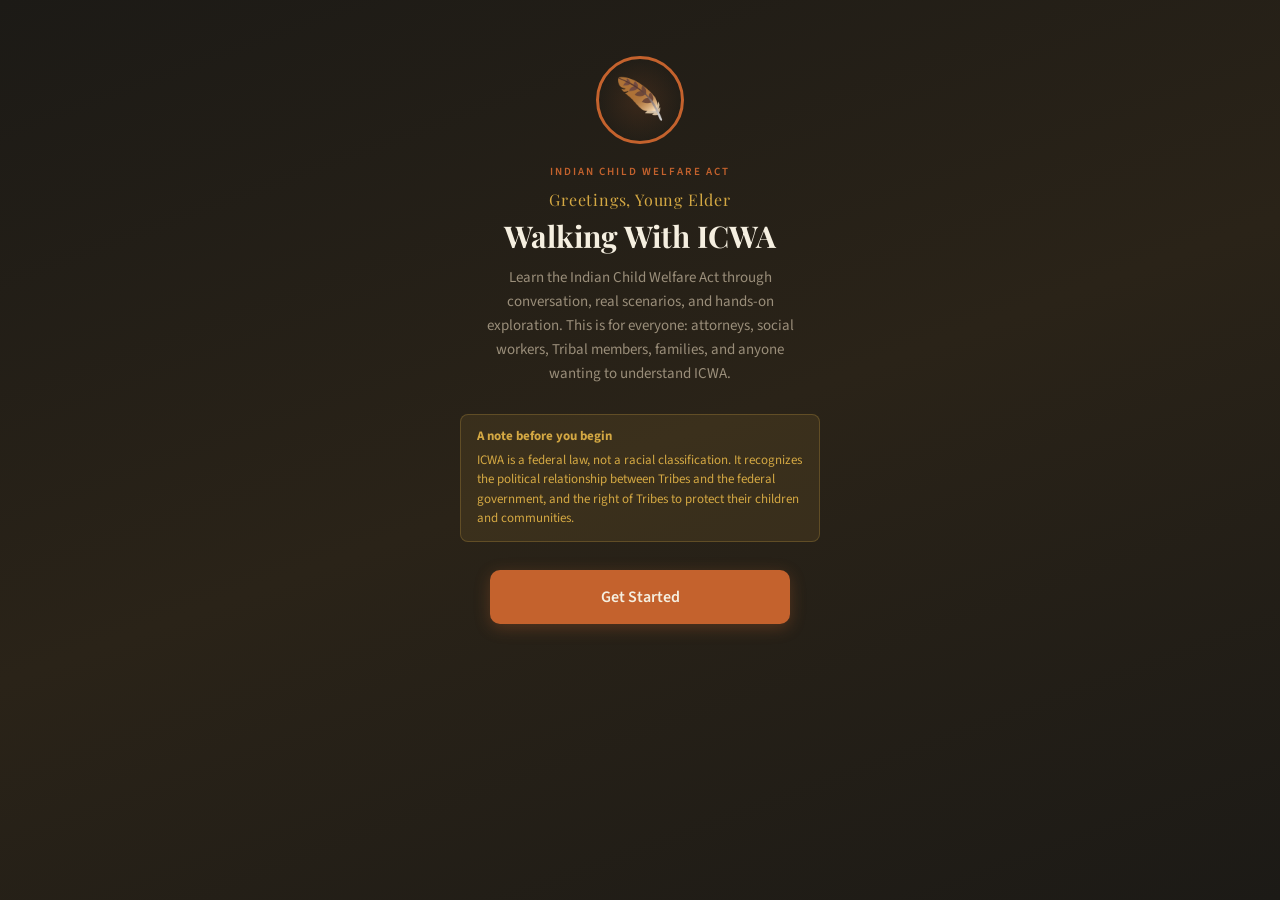
<file: index.html>
<!DOCTYPE html>
<html lang="en">
<head>
<meta charset="UTF-8">
<meta name="viewport" content="width=device-width, initial-scale=1.0, maximum-scale=1.0, user-scalable=no">
<title>Walking With ICWA</title>
<link href="https://fonts.googleapis.com/css2?family=Playfair+Display:wght@400;700&family=Source+Sans+3:wght@300;400;600&display=swap" rel="stylesheet">
<link rel="stylesheet" href="style.css">
<style>
  /* Small supplement — resume prompt button row, not in style.css */
  .resume-btns { display: flex; flex-direction: column; gap: 8px; margin-top: 4px; }

  /* Active Efforts special highlight gold underline instead of blue */
  .def-word-gold {
    font-weight: 600;
    color: var(--gold);
    cursor: pointer;
    border-bottom: 1px dashed rgba(212,168,67,0.7);
  }

  /* Special "explore more" modal overlay */
  .explore-overlay {
    display: none; position: fixed; inset: 0;
    background: rgba(0,0,0,0.75); z-index: 400;
    align-items: flex-end; justify-content: center;
  }
  .explore-overlay.show { display: flex; }
  .explore-sheet {
    background: #242018;
    border-radius: 20px 20px 0 0;
    border: 1px solid rgba(212,168,67,0.3);
    border-bottom: none;
    padding: 0 0 40px;
    width: 100%; max-width: 480px;
    max-height: 82vh;
    display: flex; flex-direction: column;
    animation: sheet-up 0.3s ease;
  }
  .explore-handle-row {
    padding: 16px 20px 0;
    display: flex; flex-direction: column; align-items: center;
    flex-shrink: 0;
  }
  .explore-handle {
    width: 40px; height: 4px;
    background: rgba(255,255,255,0.2);
    border-radius: 2px; margin-bottom: 14px;
  }
  .explore-header {
    display: flex; align-items: center; gap: 10px;
    width: 100%; padding: 0 0 14px;
    border-bottom: 1px solid rgba(255,255,255,0.08);
  }
  .explore-icon { font-size: 28px; }
  .explore-title {
    font-family: 'Playfair Display', serif;
    font-size: 18px; color: var(--gold);
  }
  .explore-subtitle { font-size: 12px; color: var(--light); margin-top: 2px; }
  .explore-body {
    flex: 1; overflow-y: auto;
    -webkit-overflow-scrolling: touch;
    overscroll-behavior-y: contain;
    padding: 18px 20px 4px;
    display: flex; flex-direction: column; gap: 14px;
  }

  /* Analogy card */
  .explore-analogy {
    background: rgba(196,98,45,0.1);
    border: 1px solid rgba(196,98,45,0.3);
    border-left: 3px solid var(--clay);
    border-radius: 10px;
    padding: 14px 16px;
  }
  .explore-analogy-label {
    font-size: 10px; font-weight: 700; letter-spacing: 0.12em;
    text-transform: uppercase; color: var(--clay); margin-bottom: 6px;
  }
  .explore-analogy-text {
    font-size: 14px; color: var(--cream); line-height: 1.65;
  }

  /* Supplies checklist */
  .explore-supplies {
    background: rgba(92,122,92,0.1);
    border: 1px solid rgba(92,122,92,0.3);
    border-radius: 10px;
    padding: 14px 16px;
  }
  .explore-supplies-label {
    font-size: 10px; font-weight: 700; letter-spacing: 0.12em;
    text-transform: uppercase; color: var(--sage); margin-bottom: 10px;
  }
  .supply-item {
    display: flex; align-items: flex-start; gap: 10px;
    padding: 8px 0;
    border-bottom: 1px solid rgba(255,255,255,0.06);
  }
  .supply-item:last-child { border-bottom: none; }
  .supply-icon { font-size: 20px; flex-shrink: 0; margin-top: 1px; }
  .supply-info { flex: 1; }
  .supply-name { font-size: 14px; font-weight: 600; color: var(--cream); margin-bottom: 2px; }
  .supply-desc { font-size: 12px; color: var(--light); line-height: 1.45; }

  /* Close button */
  .explore-close {
    margin: 10px 20px 0; padding: 13px;
    background: rgba(255,255,255,0.05);
    border: 1px solid rgba(255,255,255,0.1);
    border-radius: 10px;
    color: var(--light); font-family: 'Source Sans 3', sans-serif;
    font-size: 14px; cursor: pointer; flex-shrink: 0;
    transition: all 0.2s;
  }
  .explore-close:hover { color: var(--cream); }

  /* ── Resources modal tabs ── */
  .res-tabs {
    display: flex;
    border-bottom: 1px solid rgba(255,255,255,0.1);
    padding: 0 20px;
    gap: 4px;
    flex-shrink: 0;
  }
  .res-tab {
    flex: 1;
    padding: 10px 0;
    background: none;
    border: none;
    border-bottom: 2px solid transparent;
    color: var(--light);
    font-family: 'Source Sans 3', sans-serif;
    font-size: 14px;
    font-weight: 600;
    cursor: pointer;
    transition: color 0.2s, border-color 0.2s;
    margin-bottom: -1px;
  }
  .res-tab.active {
    color: var(--gold);
    border-bottom-color: var(--gold);
  }
  .res-panel {
    flex: 1;
    overflow-y: auto;
    -webkit-overflow-scrolling: touch;
    overscroll-behavior-y: contain;
    max-height: 52vh;
  }

  /* ── Outreach table ── */
  .outreach-table {
    padding: 4px 0 8px;
  }
  .outreach-row {
    padding: 14px 20px;
    border-bottom: 1px solid rgba(255,255,255,0.07);
  }
  .outreach-tribe {
    font-family: 'Playfair Display', serif;
    font-size: 15px;
    color: var(--cream);
    margin-bottom: 3px;
  }
  .outreach-dept {
    font-size: 12px;
    color: var(--light);
    margin-bottom: 6px;
  }
  .outreach-phone {
    display: inline-block;
    font-size: 15px;
    font-weight: 600;
    color: var(--gold);
    text-decoration: none;
    margin-bottom: 5px;
    border-bottom: 1px dashed rgba(212,168,67,0.5);
  }
  .outreach-phone:active { opacity: 0.7; }
  .outreach-note {
    font-size: 11px;
    color: rgba(255,255,255,0.4);
    line-height: 1.4;
  }

  /* Make the modal sheet a flex column so tab panels scroll inside it */
  .modal-sheet {
    display: flex !important;
    flex-direction: column !important;
  }
  .modal-sheet .modal-close { flex-shrink: 0; }
</style>
</head>
<body>

<!-- ════════════ WELCOME ════════════ -->
<div id="screen-welcome" class="screen active">
  <div class="welcome-hero">
    <div class="welcome-badge-ring"><span>🪶</span></div>
    <div class="welcome-eyebrow">Indian Child Welfare Act</div>
    <div class="welcome-greeting">Greetings, Young Elder</div>
    <h1 class="welcome-title">Walking With ICWA</h1>
    <p class="welcome-subtitle">Learn the Indian Child Welfare Act through conversation, real scenarios, and hands-on exploration. This is for everyone: attorneys, social workers, Tribal members, families, and anyone wanting to understand ICWA.</p>
    <div class="welcome-note">
      <strong>A note before you begin</strong>
      ICWA is a federal law, not a racial classification. It recognizes the political relationship between Tribes and the federal government, and the right of Tribes to protect their children and communities.
    </div>
    <button class="btn-primary" onclick="showScreen('screen-perception')">Get Started</button>
  </div>
</div>

<!-- ════════════ PERCEPTION QUIZ ════════════ -->
<div id="screen-perception" class="screen scrollable">
  <div class="topbar"><span class="topbar-title">Before We Begin</span><div></div></div>
  <div style="flex:1;overflow-y:auto;-webkit-overflow-scrolling:touch;overscroll-behavior-y:contain;padding-bottom:40px;">
    <div class="perception-card">
      <p style="text-align: center;">These answers are recorded anonymously. Answer however you feel most comfortable.</p>
    </div>
    <div class="perception-card">
      <div class="card-title">How familiar are you with ICWA?</div>
      <div class="level-selector">
        <button class="level-btn" onclick="setPerception(0,this)">Just Getting Started</button>
        <button class="level-btn" onclick="setPerception(0,this)">I Know a Little</button>
        <button class="level-btn" onclick="setPerception(0,this)">Pretty Familiar</button>
        <button class="level-btn" onclick="setPerception(0,this)">N/A</button>
      </div>
    </div>
    <div class="perception-card">
      <div class="card-title">What brings you here?</div>
      <div class="level-selector">
        <button class="level-btn" onclick="setPerception(1,this)">Work / Career</button>
        <button class="level-btn" onclick="setPerception(1,this)">Personal / Family</button>
        <button class="level-btn" onclick="setPerception(1,this)">School / Learning</button>
        <button class="level-btn" onclick="setPerception(1,this)">Community / Tribal</button>
        <button class="level-btn" onclick="setPerception(1,this)">N/A</button>
      </div>
    </div>
      <div class="perception-card">
      <div class="card-title">What best describes your role?</div>
      <div class="level-selector">
        <button class="level-btn" onclick="setPerception(2,this)">Parent/family member</button>
        <button class="level-btn" onclick="setPerception(2,this)">Professional (e.g., attorney, social worker)</button>
        <button class="level-btn" onclick="setPerception(2,this)">Tribal member</button>
        <button class="level-btn" onclick="setPerception(2,this)">student</button>
        <button class="level-btn" onclick="setPerception(2,this)">N/A</button>
      </div>
    </div>
        <div class="perception-card">
      <div class="card-title">Has ICWA effected you personally?</div>
      <div class="level-selector">
        <button class="level-btn" onclick="setPerception(3,this)">yes</button>
        <button class="level-btn" onclick="setPerception(3,this)">no</button>
        <button class="level-btn" onclick="setPerception(3,this)">N/A</button>
      </div>
    </div>
        <div class="perception-card">
      <div class="card-title">How confident are you in navigating ICWA right now ?</div>
      <div class="level-selector">
        <button class="level-btn" onclick="setPerception(4,this)">not</button>
        <button class="level-btn" onclick="setPerception(4,this)">slightly</button>
        <button class="level-btn" onclick="setPerception(4,this)">moderately</button>
        <button class="level-btn" onclick="setPerception(4,this)">very</button>
        <button class="level-btn" onclick="setPerception(4,this)">N/A</button>
      </div>
    </div>
    <div style="padding:20px 16px;text-align:center;">
      <button class="btn-primary" onclick="finishPerception()">Continue</button>
    </div>
  </div>
</div>

<!-- ════════════ TIMELINE ════════════ -->
<div id="screen-timeline" class="screen scrollable">
  <div class="topbar">
    <button class="back-btn" onclick="showScreen('screen-hub')">Back</button>
    <span class="topbar-title">The Story of ICWA</span>
    <div></div>
  </div>
  <div style="flex:1;overflow-y:auto;-webkit-overflow-scrolling:touch;overscroll-behavior-y:contain;padding-bottom:100px;">
    <div class="perception-card">
      <p>Before we explore the details, let us walk through the history. Understanding where ICWA came from helps everything else make sense. <strong>Tap any event to learn more.</strong></p>
    </div>
    <div class="timeline-section">
      <div class="timeline-heading">A Brief History of ICWA</div>
      <div class="timeline" id="timeline-container"></div>
    </div>
    <button class="btn-primary" onclick="showScreen('screen-hub')" style="margin-bottom:20px;">Continue to Learn</button>
  </div>
  <nav class="nav-bottom">
    <button class="nav-item" onclick="showScreen('screen-hub')"><span>🗺</span><span>Explore</span></button>
    <button class="nav-item active" onclick="showScreen('screen-timeline')"><span>🕐</span><span>Timeline</span></button>
    <button class="nav-item" onclick="showScreen('screen-badges')"><span>🏅</span><span>Badges</span></button>
    <button class="nav-item" onclick="showScreen('screen-thankyou')"><span>🪶</span><span>Thank You</span></button>
  </nav>
</div>

<!-- ════════════ HUB ════════════ -->
<div id="screen-hub" class="screen scrollable">
  <div class="topbar">
    <span class="topbar-title">Walking With ICWA</span>
    <div class="badge-count"><span>🏅</span><span id="badge-count-display">0 / 12</span></div>
  </div>
  <div style="flex:1;overflow-y:auto;-webkit-overflow-scrolling:touch;overscroll-behavior-y:contain;padding-bottom:90px;text-align:center;">
    <div class="hub-header">
      <div class="hub-greeting">Where would you like to explore?</div>
      <h2 class="hub-title">Choose Your Path</h2>
      <p class="hub-desc">Each section walks you through ICWA from a different angle. You do not need to go in order. Every section starts simple and builds from there.</p>
      <button class="btn-secondary btn-full" onclick="openResources()">📚 Resources</button>
    </div>
    <div class="progress-label"><span>Overall Progress</span><span id="progress-pct">0%</span></div>
    <div class="progress-bar-wrap"><div class="progress-bar-fill" id="progress-bar" style="width:0%"></div></div>

    <div class="category-cards">
      <div class="category-card card-courthouse" onclick="openSection('courthouse')">
        <div class="card-inner">
          <div class="card-emoji">⚖️</div>
          <div class="card-content">
            <div class="card-category" style="color:#d08060">Legal Process</div>
            <div class="card-title">The Courthouse</div>
            <div class="card-desc">Court proceedings, roles, legal standards, and what the law requires at each stage.</div>
            <div class="card-progress-bar"><div class="card-progress-fill" id="prog-courthouse" style="width:0%"></div></div>
          </div>
          <div class="card-status status-available" id="status-courthouse">Start</div>
        </div>
      </div>
      <div class="category-card card-court" onclick="openSection('court-knowledge')">
        <div class="card-inner">
          <div class="card-emoji">📜</div>
          <div class="card-content">
            <div class="card-category" style="color:#b090e0">Court Language</div>
            <div class="card-title">Court Knowledge</div>
            <div class="card-desc">Legal terms, language, and how courts work.</div>
            <div class="card-progress-bar"><div class="card-progress-fill" id="prog-court-knowledge" style="width:0%"></div></div>
          </div>
          <div class="card-status status-available" id="status-court-knowledge">Start</div>
        </div>
      </div>
      <div class="category-card card-tribe" onclick="openSection('tribal')">
        <div class="card-inner">
          <div class="card-emoji">🦅</div>
          <div class="card-content">
            <div class="card-category" style="color:#80b080">Tribal Government</div>
            <div class="card-title">Tribe, Sovereignty and Notice</div>
            <div class="card-desc">Tribal jurisdiction, sovereignty, the importance of notice, and working with Tribes as partners.</div>
            <div class="card-progress-bar"><div class="card-progress-fill" id="prog-tribal" style="width:0%"></div></div>
          </div>
          <div class="card-status status-available" id="status-tribal">Start</div>
        </div>
      </div>
      <div class="category-card card-household" onclick="openSection('household')">
        <div class="card-inner">
          <div class="card-emoji">🏠</div>
          <div class="card-content">
            <div class="card-category" style="color:#80b0d0">The Family</div>
            <div class="card-title">Household, Placement and Best Interest</div>
            <div class="card-desc">Families, placements, active efforts, and what "best interest" really means under ICWA.</div>
            <div class="card-progress-bar"><div class="card-progress-fill" id="prog-household" style="width:0%"></div></div>
          </div>
          <div class="card-status status-available" id="status-household">Start</div>
        </div>
      </div>
    </div>

    <div class="section-label">Real Scenarios</div>
    <div class="category-cards">
      <div class="category-card card-hypo" onclick="openSectionWithWarning('hypo0')">
        <div class="card-inner">
          <div class="card-emoji">📂</div>
          <div class="card-content">
            <div class="card-category" style="color:var(--clay)">Hypothetical 1</div>
            <div class="card-title">The Case of A.N.</div>
            <div class="card-desc">A 7-year-old Blackfeet Indian child in non-Indian foster care for 12 months. Extended family has not been explored.</div>
            <div class="hypo-tags"><span class="hypo-tag">Placement Preferences</span><span class="hypo-tag">Diligent Search</span><span class="hypo-tag">Tribal Consultation</span></div>
          </div>
          <div class="card-status status-available" id="status-hypo0">Start</div>
        </div>
      </div>
      <div class="category-card card-hypo" onclick="openSectionWithWarning('hypo1')">
        <div class="card-inner">
          <div class="card-emoji">📂</div>
          <div class="card-content">
            <div class="card-category" style="color:var(--clay)">Hypothetical 2</div>
            <div class="card-title">The Case of E.L.</div>
            <div class="card-desc">A 4-year-old Crow Tribe member whose fit father is being denied custody over work hours and apartment size.</div>
            <div class="hypo-tags"><span class="hypo-tag">Active Efforts</span><span class="hypo-tag">Placement Preferences</span></div>
          </div>
          <div class="card-status status-available" id="status-hypo1">Start</div>
        </div>
      </div>
      <div class="category-card card-hypo" onclick="openSectionWithWarning('hypo2')">
        <div class="card-inner">
          <div class="card-emoji">📂</div>
          <div class="card-content">
            <div class="card-category" style="color:var(--clay)">Hypothetical 3</div>
            <div class="card-title">The Case of K.G.</div>
            <div class="card-desc">A 10-year-old Three Affiliated Tribes member living safely with her grandmother, but the state opened a case anyway.</div>
            <div class="hypo-tags"><span class="hypo-tag">Evidentiary Burdens</span><span class="hypo-tag">Indian Custodian Rights</span></div>
          </div>
          <div class="card-status status-available" id="status-hypo2">Start</div>
        </div>
      </div>
    </div>

    <div class="section-label">Building a Case</div>
    <div class="category-cards">
      <div class="category-card card-building" onclick="openSection('case-builder')">
        <div class="card-inner">
          <div class="card-emoji">📋</div>
          <div class="card-content">
            <div class="card-category" style="color:#c8a830">Case Work</div>
            <div class="card-title">Building an ICWA Case</div>
            <div class="card-desc">Walk through the steps of an ICWA case from start to finish.</div>
          </div>
          <div class="card-status status-available">View</div>
        </div>
      </div>
    </div>

    <div class="badges-preview">
      <div class="badges-preview-title">Your Badges</div>
      <div class="badges-row" id="badges-display"></div>
    </div>

    <div style="padding: 16px 16px 8px;">
      <button class="btn-danger" onclick="confirmReset()">↺ Reset All Progress</button>
    </div>
    <div style="height:10px;"></div>
  </div>
  <nav class="nav-bottom">
    <button class="nav-item active" onclick="showScreen('screen-hub')"><span>🗺</span><span>Explore</span></button>
    <button class="nav-item" onclick="showScreen('screen-timeline')"><span>🕐</span><span>Timeline</span></button>
    <button class="nav-item" onclick="showScreen('screen-badges')"><span>🏅</span><span>Badges</span></button>
    <button class="nav-item" onclick="showScreen('screen-thankyou')"><span>🪶</span><span>Thank You</span></button>
  </nav>
</div>

<!-- ════════════ DIALOGUE ════════════ -->
<div id="screen-dialogue" class="screen">
  <div class="dialogue-topbar">
    <button class="back-btn" onclick="exitDialogue()">← Back</button>
    <div class="dialogue-progress-wrap"><div class="dialogue-progress-fill" id="dialogue-progress" style="width:0%"></div></div>
    <span class="dialogue-progress-text" id="dialogue-progress-text">1/5</span>
  </div>
  <div class="dialogue-area" id="dialogue-area"></div>
  <div class="choices-bar" id="choices-bar"></div>
</div>

<!-- ════════════ RESULTS ════════════ -->
<div id="screen-results" class="screen scrollable">
  <div class="topbar">
    <button class="back-btn" onclick="showScreen('screen-hub')">Home</button>
    <span class="topbar-title">Results</span>
    <div></div>
  </div>
  <div style="flex:1;overflow-y:auto;-webkit-overflow-scrolling:touch;overscroll-behavior-y:contain;padding:20px 16px 60px;" id="results-content"></div>
</div>

<!-- ════════════ BADGES ════════════ -->
<div id="screen-badges" class="screen scrollable">
  <div class="topbar">
    <button class="back-btn" onclick="showScreen('screen-hub')">Back</button>
    <span class="topbar-title">My Progress</span>
    <div></div>
  </div>
  <div style="flex:1;overflow-y:auto;-webkit-overflow-scrolling:touch;overscroll-behavior-y:contain;padding-bottom:90px;">
    <div style="padding:24px 20px;text-align:center;">
      <div style="font-size:48px;margin-bottom:12px;">🪶</div>
      <h2 style="font-family:'Playfair Display',serif;font-size:22px;color:var(--cream);margin-bottom:8px;">Your Badges</h2>
      <p style="font-size:14px;color:var(--light);line-height:1.5;" id="badge-count-text">0 of 12 earned</p>
      <p id="badge-message" style="font-size:14px;color:var(--gold);line-height:1.6;margin-top:6px;"> Open your heart and mind and explore everything we have to offer, Young Elder.</p>
    </div>
    <div class="badges-grid" id="badges-grid"></div>
    <div class="perception-card" style="text-align:center;">
      <p>Complete sections and scenarios to earn badges. Score 80% or higher on a section to unlock its badge.</p>
    </div>
  </div>
  <nav class="nav-bottom">
    <button class="nav-item" onclick="showScreen('screen-hub')"><span>🗺</span><span>Explore</span></button>
    <button class="nav-item" onclick="showScreen('screen-timeline')"><span>🕐</span><span>Timeline</span></button>
    <button class="nav-item active" onclick="showScreen('screen-badges')"><span>🏅</span><span>Badges</span></button>
    <button class="nav-item" onclick="showScreen('screen-thankyou')"><span>🪶</span><span>Thank You</span></button>
  </nav>
</div>

<!-- ════════════ THANK YOU ════════════ -->
<div id="screen-thankyou" class="screen scrollable">
  <div class="topbar">
    <button class="back-btn" onclick="showScreen('screen-hub')">Back</button>
    <span class="topbar-title">Thank You</span>
    <div></div>
  </div>
  <div style="flex:1;overflow-y:auto;-webkit-overflow-scrolling:touch;overscroll-behavior-y:contain;padding-bottom:90px;">
    <div class="thankyou-content">
      <div class="thankyou-icon">🌱</div>
      <h2 class="thankyou-title">Keep Walking Forward</h2>
      <p class="thankyou-text">ICWA exists to ensure that Indian children remain connected to Indian families and communities. Every person who learns these protections helps keep that promise alive.</p>
      <p class="thankyou-text" style="font-weight:600;">Thank you for taking the time to learn.</p>
      <p class="thankyou-text" style="font-size:12px;margin-top:16px;">from the University of Montana</p>
      <button class="btn-secondary" onclick="showScreen('screen-hub')" style="margin-top:20px;">Back to Home</button>
    </div>
  </div>
  <nav class="nav-bottom">
    <button class="nav-item" onclick="showScreen('screen-hub')"><span>🗺</span><span>Explore</span></button>
    <button class="nav-item" onclick="showScreen('screen-timeline')"><span>🕐</span><span>Timeline</span></button>
    <button class="nav-item" onclick="showScreen('screen-badges')"><span>🏅</span><span>Badges</span></button>
    <button class="nav-item active" onclick="showScreen('screen-thankyou')"><span>🪶</span><span>Thank You</span></button>
  </nav>
</div>

<!-- ════════════ BADGE POPUP ════════════ -->
<div class="badge-popup-overlay" id="badge-popup">
  <div class="badge-popup">
    <div class="popup-circle" id="popup-badge-icon"></div>
    <h3 id="popup-badge-name">Badge Earned!</h3>
    <p id="popup-badge-desc"></p>
    <button class="btn-primary btn-small" onclick="closeBadgePopup()">Nice!</button>
  </div>
</div>

<!-- ════════════ RESOURCES MODAL ════════════ -->
<div class="modal-overlay" id="resources-modal" onclick="closeResources(event)">
  <div class="modal-sheet">
    <div class="modal-handle"></div>
    <div class="modal-title">📚 Resources</div>

    <!-- Tab bar -->
    <div class="res-tabs">
      <button class="res-tab active" id="tab-resources" onclick="switchResTab('resources')">References</button>
      <button class="res-tab" id="tab-outreach" onclick="switchResTab('outreach')">Outreach</button>
    </div>

    <!-- ── References panel ── -->
    <div id="res-panel-resources" class="res-panel">
      <div class="modal-subtitle" style="padding:0 20px 10px;">Explore these materials to deepen your understanding of ICWA.</div>
      <a class="resource-link" href="https://notebooklm.google.com/notebook/f80e477f-df76-4212-a3fa-c76956ee834d" target="_blank" rel="noopener noreferrer">
        <div class="resource-icon">🗒️</div>
        <div class="resource-info">
          <div class="resource-name">ICWA Notebook</div>
          <div class="resource-desc">Curated reference materials and notes on ICWA law and practice.</div>
        </div>
        <div class="resource-arrow">↗</div>
      </a>
      <a class="resource-link" href="https://turtletalk.blog/?s=ICWA" target="_blank" rel="noopener noreferrer">
        <div class="resource-icon">🐢</div>
        <div class="resource-info">
          <div class="resource-name">Turtle Talk Blog — ICWA</div>
          <div class="resource-desc">Legal analysis, news, and commentary on Indian law including ICWA from leading Tribal law scholars.</div>
        </div>
        <div class="resource-arrow">↗</div>
      </a>
      <a class="resource-link" href="https://www.supremecourt.gov/opinions/22pdf/21-376_7l48.pdf" target="_blank" rel="noopener noreferrer">
        <div class="resource-icon">⚖️</div>
        <div class="resource-info">
          <div class="resource-name">Haaland v. Brackeen — Supreme Court Opinion</div>
          <div class="resource-desc">The 2023 Supreme Court ruling upholding ICWA's constitutionality in a landmark decision for Tribal sovereignty.</div>
        </div>
        <div class="resource-arrow">↗</div>
      </a>
      <a class="resource-link" href="https://narf.org/nill/documents/icwa/state/montana/ag/1991.html" target="_blank" rel="noopener noreferrer">
        <div class="resource-icon">🏔️</div>
        <div class="resource-info">
          <div class="resource-name">Montana AG Opinion on ICWA (1991)</div>
          <div class="resource-desc">Montana Attorney General opinion addressing ICWA's application and state obligations under the Act.</div>
        </div>
        <div class="resource-arrow">↗</div>
      </a>
      <a class="resource-link" href="https://tribalinformationexchange.org/index.php/icwa/" target="_blank" rel="noopener noreferrer">
        <div class="resource-icon">💬</div>
        <div class="resource-info">
          <div class="resource-name">Tribal Information Exchange — ICWA</div>
          <div class="resource-desc">Resources, guides, and tools to help Tribal leaders and child welfare professionals understand and implement ICWA..</div>
        </div>
        <div class="resource-arrow">↗</div>
      </a>
    </div>

    <!-- ── Outreach panel ── -->
    <div id="res-panel-outreach" class="res-panel" style="display:none;">
      <div class="modal-subtitle" style="padding:0 20px 12px;">Montana Tribal ICWA contacts. Tap a phone number to call.</div>
      <div class="outreach-table">

        <div class="outreach-row">
          <div class="outreach-tribe">Blackfeet Nation</div>
          <div class="outreach-dept">Child &amp; Family Services Division</div>
          <a class="outreach-phone" href="tel:4063385171">(406) 338-5171</a>
          <div class="outreach-note">P.O. Box 588, Browning — Old Tribal Court Bldg</div>
        </div>

        <div class="outreach-row">
          <div class="outreach-tribe">Chippewa Cree Tribe (Rocky Boy's)</div>
          <div class="outreach-dept">Montana Human Services</div>
          <a class="outreach-phone" href="tel:4063954176">(406) 395-4176</a>
          <div class="outreach-note">31 Agency Square, Box Elder</div>
        </div>

        <div class="outreach-row">
          <div class="outreach-tribe">Confederated Salish &amp; Kootenai Tribes (CSKT)</div>
          <div class="outreach-dept">Tribal Social Services Dept.</div>
          <a class="outreach-phone" href="tel:4066752700">(406) 675-2700 ext. 1214</a>
          <div class="outreach-note">P.O. Box 278, Pablo</div>
        </div>

        <div class="outreach-row">
          <div class="outreach-tribe">Crow Nation</div>
          <div class="outreach-dept">Apsaalooke Social &amp; Family Services</div>
          <a class="outreach-phone" href="tel:4066384202">(406) 638-4202</a>
          <div class="outreach-note">P.O. Box 1060, Crow Agency</div>
        </div>

        <div class="outreach-row">
          <div class="outreach-tribe">Fort Belknap Indian Community</div>
          <div class="outreach-dept">Social Services — ICWA Program</div>
          <a class="outreach-phone" href="tel:4063538370">(406) 353-8370</a>
          <div class="outreach-note">656 Agency Main St., Harlem</div>
        </div>

        <div class="outreach-row">
          <div class="outreach-tribe">Fort Peck (Assiniboine &amp; Sioux)</div>
          <div class="outreach-dept">Ft. Peck Tribal Court – Indian Child Welfare</div>
          <a class="outreach-phone" href="tel:4067682402">(406) 768-2402</a>
          <div class="outreach-note">P.O. Box 1072, Poplar</div>
        </div>

        <div class="outreach-row">
          <div class="outreach-tribe">Little Shell Tribe of Chippewa Indians</div>
          <div class="outreach-dept">Tribal Headquarters</div>
          <a class="outreach-phone" href="tel:4063152400">(406) 315-2400</a>
          <div class="outreach-note">511 Central Ave W, Great Falls — no dedicated reservation office; members dispersed statewide</div>
        </div>

        <div class="outreach-row" style="border-bottom:none;">
          <div class="outreach-tribe">Northern Cheyenne Tribe</div>
          <div class="outreach-dept">Human Services</div>
          <a class="outreach-phone" href="tel:4064774828">(406) 477-4828</a>
          <div class="outreach-note">P.O. Box 128, Lame Deer</div>
        </div>

      </div>
    </div>

    <button class="modal-close" onclick="closeResources()">Close</button>
  </div>
</div>

<!-- ════════════ RESET CONFIRM MODAL ════════════ -->
<div class="modal-overlay" id="reset-modal" onclick="closeResetModal(event)">
  <div class="reset-modal" style="margin:auto;">
    <h3>Reset All Progress?</h3>
    <p>This will clear all your badges, section progress, and results. This cannot be undone.</p>
    <div class="reset-modal-btns">
      <button class="reset-cancel" onclick="closeResetModal()">Cancel</button>
      <button class="reset-confirm" onclick="doReset()">Reset</button>
    </div>
  </div>
</div>

<!-- ════════════ CONTENT WARNING MODAL ════════════ -->
<div class="modal-overlay" id="content-warning-modal" onclick="closeContentWarning(event)">
  <div class="modal-sheet">
    <div class="modal-handle"></div>
    <div class="modal-title">⚠️ A Note Before You Begin</div>

    <div class="modal-subtitle" style="padding:0 20px 10px;">
      Please read before continuing
    </div>

    <div style="padding:0 20px 20px;font-size:14px;color:var(--light);line-height:1.6;">
      The following scenarios are fictional and created for educational purposes.

      <br><br>

      However, they are based on real-world situations involving children, families, and Tribal communities.

      <br><br>

      These scenarios may involve sensitive topics related to child welfare and vulnerable populations. Viewer discretion is advised.

      <br><br>

      Please engage with care and respect for the real experiences these situations reflect.
    </div>

    <button class="btn-primary" onclick="proceedAfterWarning()">Continue</button>
    <button class="modal-close" onclick="closeContentWarning()">Go Back</button>
  </div>
</div>

<!-- ════════════ DEFINITION TOOLTIP ════════════ -->
<div class="def-tooltip" id="def-tooltip">
  <button class="def-tooltip-close" onclick="closeTooltip()">×</button>
  <span id="def-tooltip-text"></span>
</div>

<!-- ════════════ ACTIVE EFFORTS — EXPLORE MORE MODAL ════════════ -->
<div class="explore-overlay" id="explore-active-efforts" onclick="closeExploreModal(event)">
  <div class="explore-sheet">
    <div class="explore-handle-row">
      <div class="explore-handle"></div>
      <div class="explore-header">
        <div class="explore-icon">🎯</div>
        <div>
          <div class="explore-title">Active Efforts</div>
          <div class="explore-subtitle">Going beyond a checklist</div>
        </div>
      </div>
    </div>
    <div class="explore-body">

      <div class="explore-analogy">
        <div class="explore-analogy-label">The Hunting Analogy</div>
        <div class="explore-analogy-text">
          Think of Active Efforts like preparing for a hunting trip. You do not just hand someone a list of what they need and send them out the door. You make sure they actually have everything, and that it works.
          <br><br>
          If you are serious about the hunt, you do not show up without your supplies. And if someone in your group is missing theirs, you do not just say <em>"the store exists."</em> You help them get ready.
          <br><br>
          Active Efforts means the department shows up fully equipped, and helps the family get there too.
        </div>
      </div>

      <div class="explore-supplies">
        <div class="explore-supplies-label">Make Sure You Have Your Supplies</div>

        <div class="supply-item">
          <div class="supply-icon"></div>
          <div class="supply-info">
            <div class="supply-name">The Plan (Your Rifle)</div>
            <div class="supply-desc">A culturally appropriate, individualized service plan, not a generic template. Know what you are aiming for and why.</div>
          </div>
        </div>

        <div class="supply-item">
          <div class="supply-icon"></div>
          <div class="supply-info">
            <div class="supply-name">The Case (Protecting the Tool)</div>
            <div class="supply-desc">Documentation of every active effort made. Without a record, the effort may as well not exist in court. Protect your work, write it down.</div>
          </div>
        </div>

        <div class="supply-item">
          <div class="supply-icon"></div>
          <div class="supply-info">
            <div class="supply-name">Know the Territory</div>
            <div class="supply-desc">Understand the Tribe's resources, culture, and family structure. You cannot help a family navigate terrain you have never looked at.</div>
          </div>
        </div>

        <div class="supply-item">
          <div class="supply-icon"></div>
          <div class="supply-info">
            <div class="supply-name">A Hunting Partner (The Tribe)</div>
            <div class="supply-desc">Contact the Tribe early and keep them involved. They know the land. They know the family. Do not go out alone when you do not have to.</div>
          </div>
        </div>

        <div class="supply-item">
          <div class="supply-icon"></div>
          <div class="supply-info">
            <div class="supply-name">Timing</div>
            <div class="supply-desc">Active Efforts must begin before removal, not after. Waiting until a child is already placed to start trying misses the whole point.</div>
          </div>
        </div>

      </div>

    </div>
    <button class="explore-close" onclick="closeExploreModal()">Close</button>
  </div>
</div>

<script>
// ══════════════════════ STATE ══════════════════════
const state = {
  badges: {},
  sectionProgress: { courthouse: 0, tribal: 0, household: 0, 'court-knowledge': 0 },
  sectionDone: {},
  currentSection: null,
  currentStep: 0,
  dialogueHistory: [],
  results: [],
  defLookupCount: 0,
  // Per-section mid-session snapshots: sessions[key] = { step, results, dialogueHistory }
  sessions: {}
};

// ══════════════════════ DEFINITIONS ══════════════════════
const definitions = {
  'ICWA': 'The Indian Child Welfare Act, a federal law passed in 1978 that sets standards for removing Indian children from their families and placing them in foster or adoptive homes that reflect Indian cultural values.',
  'Indian Child': 'Under ICWA, any unmarried person under 18 who is either a member of a federally recognized Tribe, or eligible for membership and has a biological parent who is a member.',
  'Indian Custodian': 'Any Indian person who has legal custody of an Indian child under Tribal law or custom, or under state law. This can include grandparents, aunts, uncles, or other extended family.',
  'Active Efforts': 'Affirmative, active, thorough, and timely efforts to provide services and support designed to prevent the breakup of an Indian family. A higher standard than "reasonable efforts."',
  'Placement Preferences': 'ICWA requires a specific order: (1) extended family, (2) foster home licensed by the Tribe, (3) Indian foster home, (4) institution approved by the Tribe.',
  'Qualified Expert Witness': 'A person with specific knowledge of the Tribe\'s culture and customs who must testify before a child can be placed in foster care or before parental rights can be terminated.',
  'QEW': 'Qualified Expert Witness. Must testify before a child can be placed in foster care or before parental rights can be terminated.',
  'Tribal Sovereignty': 'The right of Tribes to govern themselves. Under ICWA, Tribes have exclusive jurisdiction over Indian children who live on the reservation.',
  'Transfer of Jurisdiction': 'Moving a case from state court to Tribal court. Parents, the Indian custodian, or the Tribe can request this transfer.',
  'Termination of Parental Rights': 'A court order that permanently ends the legal parent-child relationship. Under ICWA, requires evidence beyond a reasonable doubt plus QEW testimony.',
  'TPR': 'Termination of Parental Rights. Requires the highest standard of proof: beyond a reasonable doubt.',
  'Foster Care Placement': 'Placing a child in a licensed home away from parents. Under ICWA, requires clear and convincing evidence plus QEW testimony.',
  'Clear and Convincing Evidence': 'A standard of proof higher than "more likely than not" but lower than "beyond a reasonable doubt." Required for foster care placement in ICWA cases.',
  'Beyond a Reasonable Doubt': 'The highest standard of proof in American law. Required for TPR in ICWA cases.',
  'Diligent Search': 'Thorough efforts to find and contact extended family, Tribal members, and other preferred placements before placing outside preferences.',
  'DN': 'Dependency and Neglect. The type of court case filed when the state believes a child is being abused or neglected.',
  'ICWA Designated Agent': 'The person designated by a Tribe to receive official ICWA notices.',
  'Good Cause': 'The legal standard to justify placing a child outside ICWA placement preferences. Must be documented with specific reasons.',
  'Concurrent Jurisdiction': 'When both state and Tribal courts have authority to hear a case.',
  'Exclusive Jurisdiction': 'When only one court has authority. Tribal courts have this for Indian children domiciled on a reservation.',
  'MICWA': 'Montana Indian Child Welfare Act. Montana\'s state law that mirrors and sometimes expands upon federal ICWA.',
  'Intervene': 'The right of a Tribe to formally join a state court case involving an Indian child at any point.',
  'BIA': 'Bureau of Indian Affairs. Federal agency that receives ICWA notices and maintains Tribal enrollment records.',
  'GAL': 'Guardian ad Litem. A person appointed by the court to represent the best interests of a child.',
  'CASA': 'Court Appointed Special Advocate. A trained volunteer appointed to advocate for a child\'s best interests.',
  'Adjudication': 'The court process where a judge determines whether allegations (like abuse or neglect) have been proven.',
  'Disposition': 'After adjudication, the judge decides what services, placements, or actions are needed.',
  'Preponderance of Evidence': 'A standard of proof meaning "more likely than not." NOT sufficient for ICWA foster care placements.',
  'Respondent': 'The person (usually a parent) who must respond to allegations in a court case.',
  'Petitioner': 'The party who files the case. In DN cases, usually the state or county child welfare department.',
  'member': 'When a child\'s Tribal status is in question, the state court should seek information from the relevant Tribe(s) and respect their enrollment records and criteria. Tribal membership is a political classification — it is the Tribe\'s determination to make, not the court\'s.',
  'eligible for membership': 'Tribes retain the power to define membership. Courts cannot override or re-define a Tribe\'s enrollment standards. If a child may be eligible, treat the case as an ICWA case and contact the Tribe to verify.',
  'Permanency Plan': 'A plan for where a child will live long-term and who will provide stable care. In ICWA cases, permanency planning should protect the child’s connection to family, Tribe, and community.',
  'Permanence Plan': 'Another way people may refer to a permanency plan. It means the long-term plan for a child’s safe, stable placement and future care.',
  'Burdens of Proof': 'The standard the court uses to decide how much evidence is needed to take action. In ICWA cases, the burden increases depending on the decision: clear and convincing evidence is required for foster care placement, and beyond a reasonable doubt is required to terminate parental rights.',
  'Tribal Resolution': 'A formal decision or statement adopted by a Tribal government. In ICWA cases, a Tribal resolution may express the Tribe’s position, such as supporting placement with a relative, asserting jurisdiction, or outlining cultural considerations for the child.',
};

// ══════════════════════ BADGES ══════════════════════
const allBadges = [
  { id: 'timeline', icon: '📖', name: 'History Walker', desc: 'Learned the history of ICWA' },
  { id: 'courthouse', icon: '⚖️', name: 'Court Navigator', desc: 'Completed The Courthouse section with 80%+' },
  { id: 'tribal', icon: '🦅', name: 'Sovereignty Scholar', desc: 'Completed Tribal Government section with 80%+' },
  { id: 'household', icon: '🏠', name: 'Family Advocate', desc: 'Completed The Household section with 80%+' },
  { id: 'court-knowledge', icon: '📜', name: 'Legal Linguist', desc: 'Completed Court Knowledge section with 80%+' },
  { id: 'hypo1', icon: '🔍', name: 'Case Analyst I', desc: 'Worked through the case of A.N.' },
  { id: 'hypo2', icon: '🔎', name: 'Case Analyst II', desc: 'Worked through the case of E.L.' },
  { id: 'hypo3', icon: '🔬', name: 'Case Analyst III', desc: 'Worked through the case of K.G.' },
  { id: 'case-builder', icon: '📋', name: 'Case Builder', desc: 'Walked through building an ICWA case' },
  { id: 'perception', icon: '🧠', name: 'Self Aware', desc: 'Completed the perception check' },
  { id: 'definitions', icon: '📚', name: 'Wordsmith', desc: 'Looked up 5 or more definitions' },
  { id: 'all-sections', icon: '🏆', name: 'ICWA Champion', desc: 'Completed all main sections with 80%+' }
];

// ══════════════════════ TIMELINE ══════════════════════
const timelineEvents = [
  { year: "Pre-1800's", title: 'Tribal Nations Care for Their Own', desc: 'For thousands of years, Tribal nations maintained their own systems for caring for Indian children. Extended family and community played central roles in raising children.' },
  { year: "1800s–1960's", title: 'Boarding School Era', desc: 'The U.S. government forcibly removed Indian children from their families and sent them to boarding schools designed to eliminate Indian languages, cultures, and identities.' },
  { year: "1969–1974", title: 'Crisis Documented', desc: 'The Association on American Indian Affairs found that 25 to 35 percent of all Indian children were being removed from their homes. Of those, 85 percent were placed outside their communities.' },
  { year: "1974", title: 'Senate Hearings Begin', desc: 'The U.S. Senate held hearings on Indian child welfare. Tribal leaders testified about caseworkers who made removal decisions based on ignorance and bias.' },
  { year: "November 8, 1978", title: 'ICWA Becomes Law', desc: 'Congress passed the Indian Child Welfare Act, establishing minimum federal standards for state custody proceedings involving Indian children. Tribal courts gained jurisdiction.' },
  
  { year: "1990's", title: 'Montana ICWA Enacted', desc: 'Montana adopted its own state ICWA, offering stronger protections in some areas and clarifying responsibilities of state agencies and courts.' },
  {
  year: "1991",
  title: "Montana AG Opinion No. 15",
  desc: "Montana clarified how ICWA must be applied in practice.",
  detail: "The Montana Office of the Attorney General established key ICWA protocols: Full faith and credit to Tribal court judgments, qualified expert witness testimony before termination of parental rights, deference to Tribal membership determinations, and active application of ICWA standards."
  },
  { year: "2016", title: 'BIA Final Rule', desc: 'The Bureau of Indian Affairs issued comprehensive federal regulations (25 CFR Part 23), standardizing how ICWA must be implemented by states.' },
  { year: "2018–2019", title: 'Constitutional Challenge', desc: 'In Brackeen v. Zinke, a federal judge struck down parts of ICWA. The Fifth Circuit reversed, finding ICWA is based on political classification, not race.' },
  { year: "June 2023", title: 'Supreme Court Upholds ICWA', desc: 'In Haaland v. Brackeen, the Supreme Court ruled 7-2 to uphold ICWA, confirming it is based on the political status of Tribal members, not race.' },
  { year: "2025", title: 'MICWA Extended', desc: 'Governor Gianforte signed a bill extending MICWA indefinitely, demonstrating bipartisan commitment to keeping Indian children connected to their families and cultures.' },
  { year: "Today", title: 'The Work Continues', desc: 'Indian children are still removed at disproportionate rates. In Montana, Indian children are about 9% of the child population but over a third of children in foster care.' }
];

// ══════════════════════ DIALOGUE CONTENT ══════════════════════
const sectionDialogues = {
  courthouse: [
    { guide: "Welcome to the Courthouse. When a child might be in danger, the state can file a case in court. In ICWA cases, these are usually Dependency and Neglect cases, or DN cases. Do you know what kicks off an ICWA case in court?", choices: [
      { text: "When a case involves an Indian child as defined by ICWA", correct: true, feedback: "That is right. An ICWA case begins when a child custody proceeding involves an Indian child — someone under 18 who is a member of a federally recognized Tribe, or is eligible for membership and has a parent who is a member. This is a political classification based on Tribal membership, not a racial one." },
      { text: "When anyone with Native heritage is involved in a case", correct: false, feedback: "Not quite. ICWA does not apply based on heritage alone. It applies when the child is a member of a federally recognized Tribe, or is eligible for membership and has a parent who is a member. This is a political classification reflecting the government-to-government relationship between Tribes and the United States." },
      { text: "Only when the Tribe asks the court to apply it", correct: false, feedback: "Actually, the court has its own duty to determine if ICWA applies. Courts must ask about Indian ancestry early in any child welfare case. ICWA applies whether or not the Tribe has been involved yet." }
    ]},
    { guide: "Good. There is someone in ICWA cases called a Qualified Expert Witness, or QEW. Why does the court need a QEW?", choices: [
      { text: "To testify about the Tribe's culture and whether keeping the child with the parent would cause harm", correct: true, feedback: "Exactly. A QEW must testify before a child can be placed in foster care or before parental rights can be terminated. The QEW has knowledge of the Tribe's culture and customs and helps the court understand whether continued custody is likely to result in serious harm." },
      { text: "To represent the child in court like a lawyer", correct: false, feedback: "That role belongs to a Guardian ad Litem (GAL). The QEW provides expert testimony about the Tribe's cultural standards before the court can decide about foster care or ending parental rights." },
      { text: "To make the final decision about where the child goes", correct: false, feedback: "The judge makes the final decision. But the QEW must testify before the court can order foster care or terminate parental rights. Their testimony helps the court understand the Tribal context." }
    ]},
    { guide: "Before we move on, there is an important point to remember: ICWA does not stop applying just because a case becomes a guardianship or adoption. Which statement is correct?", choices: [
      { text: "ICWA only applies during foster care proceedings", correct: false, feedback: "Not quite. ICWA applies more broadly than foster care. It also applies in guardianships, pre-adoptive placements, and adoptions involving an Indian child." },
      { text: "ICWA can still apply to guardianships and adoptions involving an Indian child", correct: true, feedback: "Exactly. ICWA is not limited to foster care. It also applies to guardianships, pre-adoptive placements, and adoptive placements involving an Indian child. Its protections continue throughout the life of the case." },
      { text: "ICWA stops applying once parental rights are discussed", correct: false, feedback: "Actually, ICWA remains critically important when parental rights, guardianship, and adoption are at issue. Those are some of the most serious decisions a court can make." }
    ]},
    { guide: "Let us talk about evidence standards. For foster care placement, the court needs 'clear and convincing evidence' plus QEW testimony. For termination of parental rights, it needs something even higher. What is the standard for TPR?", choices: [
      { text: "Beyond a reasonable doubt, the same standard used in criminal cases", correct: true, feedback: "Right. TPR under ICWA requires beyond a reasonable doubt — the highest standard in American law, the same used in criminal cases. Congress set this high bar because ending the parent-child relationship is one of the most serious actions a court can take." },
      { text: "Clear and convincing evidence, same as foster care", correct: false, feedback: "That is the standard for foster care, not TPR. For termination of parental rights, ICWA requires beyond a reasonable doubt — even higher. These higher bars exist to prevent unnecessary family separation." },
      { text: "Preponderance of the evidence, meaning more likely than not", correct: false, feedback: "Preponderance is the lowest standard and is not used for either foster care or TPR under ICWA. For foster care: clear and convincing evidence. For TPR: beyond a reasonable doubt." }
    ]},
    { guide: "One important right is the Tribe's ability to intervene. What does it mean when a Tribe 'intervenes' in a case?", choices: [
      { text: "The Tribe formally joins the case as a party and can participate in all proceedings", correct: true, feedback: "Correct. When a Tribe intervenes, it becomes a full party to the case — it can present evidence, call witnesses, file motions, and participate in hearings. Under ICWA, the Tribe has the right to intervene at any point." },
      { text: "The Tribe takes over the case completely from the state", correct: false, feedback: "That is closer to 'transfer of jurisdiction,' a separate process. Intervention means the Tribe joins as a party alongside other parties. Transfer of jurisdiction would move the entire case to Tribal court." },
      { text: "The Tribe gives advice but cannot actually participate in hearings", correct: false, feedback: "Intervention is much stronger. When a Tribe intervenes, it becomes a full legal party with the right to present evidence, cross-examine witnesses, file motions, and make arguments." }
    ]},
    { guide: "A parent, Indian custodian, or the Tribe can request a case be transferred from state court to Tribal court. When can a state court deny this transfer?", choices: [
      { text: "Only if a biological parent objects, if the Tribal court declines, or if there is good cause", correct: true, feedback: "Right. The state court must transfer unless: (1) a biological parent objects, (2) the Tribal court declines, or (3) there is good cause. The presumption is in favor of transfer, reflecting ICWA's recognition of Tribal sovereignty." },
      { text: "Whenever the state court thinks it would be better for the child", correct: false, feedback: "The state court cannot simply decide it would be better. ICWA creates a presumption in favor of transfer. The only exceptions are: parent objects, Tribal court declines, or good cause exists." },
      { text: "State courts can never deny a transfer request", correct: false, feedback: "There are three specific circumstances for denial: parent objects, Tribal court declines, or good cause. But outside those three, the state court must transfer." }
    ]}
  ],
  tribal: [
    { guide: "Welcome to the Tribal Government section. ICWA is based on a political relationship, not a racial one. Why is this distinction so important?", choices: [
      { text: "Because Tribal membership is a political classification tied to sovereignty and treaty relationships with the United States, like citizenship in a nation", correct: true, feedback: "Exactly. Tribes are sovereign nations with inherent authority that predates the United States. Their sovereignty is recognized through treaties and a government-to-government relationship. Tribal membership is a political classification, similar to citizenship. The Supreme Court confirmed this in Haaland v. Brackeen in 2023." },
      { text: "Because it means ICWA only applies to some Indian people", correct: false, feedback: "Not quite. The key point is that Tribal membership is political, not racial. It is based on sovereignty and the government-to-government relationship between Tribes and the United States, not on who someone is racially." },
      { text: "I am not sure why it matters", correct: false, feedback: "This distinction is critical. Tribal membership is a political classification tied to sovereignty and treaty relationships, not race. The Supreme Court confirmed this in 2023 when it upheld ICWA." }
    ]},
    { guide: "Each Tribe designates a specific person to receive ICWA notices — the ICWA Designated Agent. Why is proper notice to the Tribe so critical?", choices: [
      { text: "Because the Tribe has a right to know about the case and participate in decisions about their children", correct: true, feedback: "Correct. Notice is one of ICWA's core protections. Without it, the Tribe cannot intervene, request transfer, participate in placement decisions, or provide a QEW. If notice was not properly given, the entire proceeding can be invalidated." },
      { text: "It is just a formality the court has to follow", correct: false, feedback: "Far more than a formality. Without proper notice, the Tribe cannot exercise its rights. If notice was not given, a parent, custodian, or Tribe can petition to invalidate the entire proceeding." },
      { text: "So the Tribe can provide financial support for the family", correct: false, feedback: "While Tribes may provide support, the primary reason is legal. The Tribe has sovereign rights in cases involving its children. Notice allows them to intervene, request transfer, and provide a QEW." }
    ]},
    { guide: "When does a Tribal court have exclusive jurisdiction — meaning the state court has no say?", choices: [
      { text: "When the child lives on or is domiciled on the reservation, or is a ward of the Tribal court", correct: true, feedback: "Right. In these situations, the state court cannot hear the case at all. This reflects the principle that Tribes are best positioned to make decisions about their own Indian children within their own territory." },
      { text: "Tribal courts always have exclusive jurisdiction over Indian children", correct: false, feedback: "Not quite. Exclusive jurisdiction applies when the child lives on or is domiciled on the reservation, or is a ward of the Tribal court. For off-reservation Indian children, jurisdiction may be concurrent." },
      { text: "Only when both parents are Tribal members", correct: false, feedback: "Jurisdiction depends on where the child lives or is domiciled, not on both parents being members." }
    ]},
    { guide: "A Tribe submits a Tribal Resolution to the court stating that a child should be placed with extended family. What does this represent?", choices: [
      { text: "A suggestion the court can ignore if it disagrees", correct: false, feedback: "Not quite. While courts ultimately make decisions, a Tribal resolution represents the Tribe’s sovereign position and should be taken seriously, especially under ICWA’s requirements for Tribal involvement." },
      { text: "The Tribe’s formal position based on its sovereign authority", correct: true, feedback: "Correct. A Tribal resolution reflects the Tribe’s official position as a sovereign government. Under ICWA, Tribal input is essential and must be meaningfully considered by the court." },
      { text: "A document only used in Tribal court, not state court", correct: false, feedback: "Actually, Tribal resolutions can be submitted in state court proceedings. They are an important way Tribes communicate their position in ICWA cases." }
    ]},
    { guide: "Tribes can also establish their own placement preferences by Tribal resolution. Why would a Tribe do this?", choices: [
      { text: "To reflect the Tribe's own cultural values, family structures, and community standards", correct: true, feedback: "Exactly. ICWA allows Tribes to establish different placement preferences by resolution. Each Tribe has unique culture and family structures. This is Tribal sovereignty in action." },
      { text: "To make it harder for the state to place Indian children", correct: false, feedback: "It is about reflecting the Tribe's own cultural values. Each Tribe knows its community best, and ICWA respects that knowledge." },
      { text: "Tribes cannot change ICWA's placement preferences", correct: false, feedback: "Actually, Section 1915(c) specifically gives Tribes this power. This is an important expression of Tribal sovereignty." }
    ]},
    { guide: "What is one of the biggest barriers to ICWA working the way it should?", choices: [
      { text: "Poor communication and lack of relationship building between agencies and Tribes", correct: true, feedback: "This is one of the most common issues. When departments and courts do not build relationships with Tribal ICWA workers, things fall through the cracks. Building real, ongoing communication is one of the most effective things any professional can do." },
      { text: "Tribes not wanting to participate in state cases", correct: false, feedback: "Tribes are deeply invested in cases involving their Indian children. The bigger barrier is often on the state side: failing to send timely notices or not building needed relationships." },
      { text: "ICWA being too complicated to follow", correct: false, feedback: "ICWA's procedures are straightforward. The bigger challenge is building the relationships that make compliance natural." }
    ]}
  ],
  household: [
    { guide: "Welcome to the Household. ICWA requires 'active efforts' to keep Indian families together. How is this different from the 'reasonable efforts' used in non-ICWA cases?", choices: [
      { text: "Active efforts is a higher standard that requires hands-on help, not just making referrals", correct: true, feedback: "Correct. Active efforts goes beyond providing a list of services. It means actively helping the family: driving them to appointments, helping find housing, connecting with culturally relevant programs. The difference is between handing someone a map and walking with them." },
      { text: "They are basically the same thing", correct: false, feedback: "They are not. Reasonable efforts generally means offering services and referrals. Active efforts is a higher bar — it means actively helping the Indian family, not just pointing them toward resources." },
      { text: "Active efforts means the family has to do more work", correct: false, feedback: "Actually the opposite. Active efforts places the greater responsibility on the department. The work falls on the system, not the family." }
    ]},
    { guide: "In ICWA cases, who is responsible for making sure the state has met its burden, including providing Active Efforts, before removing a child or keeping them out of the home?", choices: [
      { text: "The parents, because they must prove they deserve to keep custody", correct: false, feedback: "Not quite. Under ICWA, the burden is not on the parents. The state must prove it has made Active Efforts and met the higher legal standard required by law." },
      { text: "The judge, who must hold the state accountable and make sure it has met ICWA’s higher requirements, including Active Efforts", correct: true, feedback: "Exactly. ICWA places a higher burden on the state, including the requirement to provide Active Efforts. The judge is responsible for making sure the state actually meets that burden before approving removal or continued placement." },
      { text: "The Tribe alone, because only the Tribe decides whether Active Efforts were enough", correct: false, feedback: "The Tribe plays a critical role, but the judge is responsible for applying the law. The court must ensure the state has made Active Efforts and met ICWA’s requirements." }
    ]},
    { guide: "When an Indian child cannot stay with their parents, ICWA spells out placement preferences. For foster care, what is the preferred order?", choices: [
      { text: "Extended family, then a Tribal foster home, then an Indian foster home, then a tribally approved institution", correct: true, feedback: "That is the correct order. Each option must be considered in order before moving to the next." },
      { text: "Whoever the court thinks is the best fit", correct: false, feedback: "ICWA does not leave placement up to general discretion. It establishes a specific order. The court can only deviate with documented good cause." },
      { text: "The child's Tribe first, then other Indian families, then extended family", correct: false, feedback: "Close, but extended family comes first. The correct order is: (1) extended family, (2) Tribal foster home, (3) Indian foster home, (4) tribally approved institution." }
    ]},
    { guide: "Before placing a child outside the preferences, the department must conduct a diligent search. What does that mean in practice?", choices: [
      { text: "Thoroughly searching for extended family, Tribal members, and other preferred placements and documenting every step", correct: true, feedback: "Right. A diligent search means making real, documented efforts to find family members and preferred placements. You cannot say preferred placements are unavailable if you never truly looked." },
      { text: "Checking if the Tribe has a list of foster homes available", correct: false, feedback: "That is only one small piece. A diligent search is much broader — reaching out to extended family on both sides, contacting the Tribe, exploring all connections, and documenting everything." },
      { text: "Asking the parents if they know anyone who can take the child", correct: false, feedback: "While asking parents is part of it, a diligent search goes much further. The department must independently contact the Tribe, search for extended family, and document every effort." }
    ]},
    { guide: "An Indian custodian is not just a parent. Under ICWA, who can be an Indian custodian?", choices: [
      { text: "Any Indian person who has legal custody of an Indian child under Tribal law or custom, or state law", correct: true, feedback: "Correct. This is broader than many realize. An Indian custodian could be a grandparent, aunt, uncle, or other relative who has custody through legal proceedings or through Tribal custom." },
      { text: "Only the child's biological parents", correct: false, feedback: "An Indian custodian is specifically someone other than the parent who has legal custody. This includes grandparents, aunts, uncles, and others." },
      { text: "Only someone officially appointed by the Tribal court", correct: false, feedback: "It is broader. Custody through Tribal law, Tribal custom, or state law all count. Customary care arrangements recognized within the Tribal community also count." }
    ]},
    { guide: "What is the ultimate goal of ICWA when it comes to families?", choices: [
      { text: "To keep Indian children with Indian families and connected to their culture and community", correct: true, feedback: "That is the heart of ICWA. Every provision — from active efforts to placement preferences to Tribal jurisdiction — serves this central goal. Indian children belong with Indian families." },
      { text: "To prevent the state from ever being involved with Indian families", correct: false, feedback: "ICWA does not prevent state involvement when Indian children are in danger. It sets higher standards to make sure removal is not based on cultural misunderstanding or bias." },
      { text: "To give Tribes complete control over all child welfare cases", correct: false, feedback: "The ultimate goal is broader: keeping Indian children with Indian families. Tribal sovereignty is a means to that goal." }
    ]}
  ],
  'court-knowledge': [
    { guide: "Welcome to Court Knowledge. Courts have their own language. Let us start simple. What is an 'adjudication' hearing?", choices: [
      { text: "The hearing where the judge decides if the allegations are true", correct: true, feedback: "Right. Adjudication is the 'fact-finding' hearing. In an ICWA case, this is where the court determines if the Indian child is in danger and whether legal standards for intervention have been met." },
      { text: "The first hearing where everyone meets the judge", correct: false, feedback: "That is usually an initial hearing or shelter care hearing. Adjudication comes later — it is where the judge decides whether the allegations are proven." },
      { text: "The hearing where the child is placed with a new family", correct: false, feedback: "Placement decisions happen at disposition, which comes after adjudication." }
    ]},
    { guide: "After adjudication comes 'disposition.' What happens at disposition?", choices: [
      { text: "The judge decides what services, placements, and actions are needed for the child and family", correct: true, feedback: "Exactly. Disposition is when the judge decides the 'what now' — services for the family, placement, visitation, and reunification steps. In ICWA cases, this must consider active efforts, placement preferences, and Tribal input." },
      { text: "The case is dismissed and everyone goes home", correct: false, feedback: "Disposition is not dismissal. It is where the judge decides the plan going forward." },
      { text: "The judge terminates parental rights", correct: false, feedback: "TPR is a separate, much later proceeding. Disposition is about setting the plan: services, placement, and reunification steps." }
    ]},
    { guide: "You might hear about a 'GAL' or a 'CASA.' What is the difference?", choices: [
      { text: "A GAL is usually an attorney representing the child's interests; a CASA is a trained volunteer advocate", correct: true, feedback: "Correct. A Guardian ad Litem (GAL) is typically an attorney appointed to represent the Indian child's best interests. A CASA is a trained community volunteer. Both serve the child, but in different capacities." },
      { text: "They are the same thing with different names", correct: false, feedback: "They are different roles. A GAL is usually an attorney; a CASA is a trained volunteer. Some courts use one, some use both." },
      { text: "They both represent the parents", correct: false, feedback: "Neither represents the parents. Parents have their own attorneys. A GAL represents the child's best interests; a CASA is a volunteer advocate for the child." }
    ]},
    { guide: "A department might file a permanency plan with a 'concurrent plan of adoption.' What does concurrent planning mean?", choices: [
      { text: "Working on reunification while also preparing a backup plan at the same time", correct: true, feedback: "Right. Concurrent planning means pursuing two goals simultaneously. In ICWA cases, both plans must follow placement preferences and involve Tribal consultation." },
      { text: "Adoption is already the main goal and reunification has been abandoned", correct: false, feedback: "Concurrent planning is not giving up on reunification. It means working on both tracks at once." },
      { text: "The parents get to choose between reunification and adoption", correct: false, feedback: "It is a case management approach where the department works on two plans simultaneously, not a choice offered to parents." }
    ]},
    { guide: "In ICWA cases, different 'burdens of proof' apply. From lowest to highest, what is the correct order?", choices: [
      { text: "Preponderance of evidence (lowest), then clear and convincing evidence, then beyond a reasonable doubt (highest)", correct: true, feedback: "Correct. ICWA uses clear and convincing for foster care and beyond a reasonable doubt for TPR. Knowing these standards helps you understand why ICWA demands more proof before separating Indian families." },
      { text: "Beyond a reasonable doubt (lowest), then preponderance, then clear and convincing (highest)", correct: false, feedback: "That is reversed. The correct order from lowest to highest is: preponderance, clear and convincing, beyond a reasonable doubt." },
      { text: "They all mean basically the same thing", correct: false, feedback: "Very different. Preponderance = just over 50%. Clear and convincing = highly probable. Beyond a reasonable doubt = no reasonable alternative. These distinctions matter enormously in ICWA cases." }
    ]}
  ]
};

// ══════════════════════ HYPOTHETICALS ══════════════════════
const hypoDialogues = [
  [
    { guide: "Let me tell you about A.N. He is 7 years old and affiliated with the Blackfeet Tribe. He was removed from his mother due to substance use and houselessness. He has been in foster care for 12 months with a non-Indian, non-kin family. His mother has a large extended family, but the Department has not explored any of them. Now they have filed a permanency plan with a concurrent plan of adoption by the foster family. What is the first ICWA concern you notice?", choices: [
      { text: "The Department has not explored placement with A.N.'s extended family, violating placement preferences", correct: true, feedback: "That is the biggest red flag. ICWA placement preferences put extended family first. The Department has not even explored whether any of them could provide placement. Skipping this step is a serious ICWA violation." },
      { text: "The father should have been contacted first", correct: false, feedback: "Contacting the father is important, but the most immediate concern is that the Department failed to explore extended family placement at all during 12 months." },
      { text: "Twelve months in foster care is too long", correct: false, feedback: "The length is concerning, but the core issue is that during those 12 months, the Department failed to search for extended family or preferred placements." }
    ]},
    { guide: "The Department also needs to consult with the Blackfeet Tribe. What should that consultation include?", choices: [
      { text: "Discussing placement options, identifying family members, and getting input on services and the case plan", correct: true, feedback: "Correct. Tribal consultation should be ongoing and meaningful — not just paperwork. The Tribe can help identify family members and community resources the Department cannot find on its own." },
      { text: "Just sending the Tribe the paperwork about the case", correct: false, feedback: "Consultation means active engagement, not just sending papers. It requires working together to identify Indian family, services, and plans." },
      { text: "Asking the Tribe if they want to take over the case", correct: false, feedback: "Consultation is broader than offering to hand off the case. It should include identifying family placements, services, and planning together." }
    ]},
{ guide: "The permanency plan proposes adoption by the non-Indian foster family. A.N. has now bonded with them after 12 months in placement. Under ICWA, what must be shown before this can go forward?", choices: [
    { text: "The Department must show good cause to deviate from ICWA placement preferences and prove a diligent search was done for preferred placements", correct: true, feedback: "Exactly. Under ICWA, adoption must follow placement preferences unless the Department can show good cause to depart from them. That also requires proof that a diligent search was made for extended family and other preferred placements. Since extended family was never explored here, the permanency plan has serious ICWA problems. A bond that formed after failing to follow ICWA does not excuse that failure." },
    { text: "The foster family just needs to have bonded with the child", correct: false, feedback: "Bonding alone does not override ICWA placement preferences. Especially where the Department failed to follow ICWA, a bond that formed in that placement cannot be used as justification to stay outside preferred placements." },
    { text: "Nothing special, adoption is the best outcome for Indian children in foster care", correct: false, feedback: "Not quite. ICWA requires that adoption follow placement preferences unless there is legally sufficient good cause to deviate. The Department must also show it conducted a diligent search. Best interest under ICWA includes maintaining family, Tribal, and cultural connections." }
  ]}
  ],
  [
    { guide: "Meet E.L. He is 4 years old and an enrolled Crow Tribe member. He was removed from his mother. His father, D.T., lives nearby in a studio apartment, works early morning shifts, is steadily employed, and has no CPS history. Despite this, the Department is refusing placement with D.T., citing work hours and apartment size. What is the ICWA issue?", choices: [
      { text: "The Department is failing to provide active efforts to help D.T. overcome these barriers", correct: true, feedback: "Exactly right. Instead of refusing placement over fixable logistics, the Department should be actively helping D.T. find solutions — childcare assistance, help identifying larger housing, connecting with Tribal resources." },
      { text: "D.T. should just change his work schedule", correct: false, feedback: "That puts the burden on the parent rather than where ICWA places it: on the Department. Active efforts require the Department to help find solutions." },
      { text: "A studio apartment is too small for a child", correct: false, feedback: "Many Indian families successfully raise children in studios. The Department should be helping solve barriers, not hiding behind them." }
    ]},
    { guide: "The Department has also not facilitated meaningful parenting time between E.L. and D.T. Why is this a problem?", choices: [
      { text: "Active efforts includes maintaining the parent-child relationship and facilitating contact", correct: true, feedback: "Correct. Active efforts is not just about services. It also means maintaining and strengthening the child's relationships. By not facilitating visits, the Department is undermining the bond between a fit parent and his Indian child." },
      { text: "It is fine because D.T. was not the parent involved in the removal", correct: false, feedback: "The removal was from the mother's care, but that does not mean the Department can ignore the father. D.T. is a fit parent willing to take custody of his Indian child." },
      { text: "Parenting time is not related to active efforts", correct: false, feedback: "Maintaining family connections is a core part of active efforts. The Department should be strengthening existing healthy relationships." }
    ]},
    { guide: "Under ICWA's placement preferences, where does D.T. fall?", choices: [
      { text: "He is at the very top as a parent/extended family member, the first preference", correct: true, feedback: "Exactly. D.T. is E.L.'s father — extended family is the first preference. A fit, willing father with no CPS history should be at the top of the list." },
      { text: "He is somewhere in the middle of the preferences", correct: false, feedback: "D.T. is a parent and extended family member — the very top of ICWA's placement preferences." },
      { text: "He does not qualify because the Indian child was not removed from his care", correct: false, feedback: "Placement preferences apply regardless of which parent the Indian child was removed from. D.T. is the first preference." }
    ]}
  ],
  [
    { guide: "Meet K.G., a 10-year-old enrolled Three Affiliated Tribes member. When her parents struggled, they placed her with her maternal grandmother, Mrs. L. — an informal arrangement. Mrs. L. enrolls her in school and takes her to medical appointments. Then an anonymous report alleged neglect because K.G. is not living with her parents. CFS opened a DN case. What stands out?", choices: [
      { text: "The grandmother is an Indian custodian under Tribal custom, and the informal arrangement should be respected", correct: true, feedback: "Good eye. Under ICWA, an Indian custodian can have custody through Tribal law or custom. In many Tribal cultures, placing an Indian child with a grandparent during difficult times is a recognized practice. Mrs. L. has been acting as K.G.'s caregiver." },
      { text: "The parents should have gone to court first", correct: false, feedback: "ICWA recognizes custody arrangements under Tribal custom, not just formal court orders. Customary grandmother care is recognized in many Tribal traditions." },
      { text: "CFS was right to open a case since there is no formal documentation", correct: false, feedback: "This is exactly the kind of cultural misunderstanding ICWA was designed to address. Under ICWA, custody by Tribal custom is recognized. K.G. is safe and well-cared for." }
    ]},
    { guide: "If ICWA applies, what evidentiary burden must the state meet to remove K.G. from Mrs. L.'s care?", choices: [
      { text: "Clear and convincing evidence, including QEW testimony, that staying with Mrs. L. would cause serious harm", correct: true, feedback: "Right. Given that K.G. is safe, in school, and receiving medical care, this would be extremely difficult for the state to prove." },
      { text: "Just showing that the parents are not directly caring for K.G.", correct: false, feedback: "Nowhere near enough under ICWA. The state needs clear and convincing evidence plus QEW testimony that the current situation is likely to cause serious harm to the Indian child." },
      { text: "The same standard as any other child welfare case", correct: false, feedback: "ICWA sets higher standards. For foster care: clear and convincing evidence plus QEW testimony. These exist to prevent culturally-biased removals of Indian children." }
    ]},
    { guide: "What role should the Three Affiliated Tribes play in this situation?", choices: [
      { text: "The Tribe should intervene, potentially request transfer to Tribal court, and testify about the validity of the family arrangement", correct: true, feedback: "Exactly. The Tribe can protect K.G. and her family by intervening, requesting transfer to Tribal court, and providing testimony about customary caregiving practices." },
      { text: "The Tribe does not need to be involved since K.G. is safe", correct: false, feedback: "The Tribe absolutely needs to be involved. A DN case has been opened. Without Tribal involvement, cultural misunderstanding could drive the outcome." },
      { text: "The Tribe should find K.G. a different placement", correct: false, feedback: "K.G. does not need a different placement. She is safe with her grandmother. The Tribe's role should be to protect this arrangement." }
    ]}
  ]
];

// ══════════════════════ CASE BUILDER ══════════════════════
const caseBuilderSteps = [
  {
    num: 'Step 1', title: 'Inquiry',
    text: 'At the very start of any child welfare case, ask: Does this child have Indian heritage? Is the child a <span class="def-word" onclick="showDef(\'member\')">member</span> of or <span class="def-word" onclick="showDef(\'eligible for membership\')">eligible for membership</span> in a federally recognized Tribe?',
    action: false
  },
  { num: 'Step 2', title: 'Verification', text: 'If there is reason to believe ICWA may apply, send formal notice to the Tribe\'s ICWA Designated Agent. Until status is confirmed or denied, treat the case as an ICWA case.', action: false },
  { num: 'Step 3', title: 'Notice to the Tribe', text: 'Formal notice must go by registered mail with return receipt. Include the Indian child\'s name, birthdate, Tribal affiliation, parent names, a copy of the petition, and information about the Tribe\'s right to intervene or request transfer.', action: false },
  {
    num: 'Step 4', title: 'Active Efforts Begin',
    text: 'From the moment removal is considered, active efforts must begin. The Department must actively help families access services, connect with Tribal resources, arrange transportation, find culturally appropriate programs, and assist with any other barriers standing between the family and reunification. Document everything.',
    action: false
  },
  {
    num: 'Step 5', title: 'Placement Preferences',
    text: 'If removal is necessary, follow placement preferences in order. Conduct a diligent search and document all efforts before moving to the next option.',
    action: false,
    list: [
      '1. Extended family members',
      '2. A foster home licensed, approved, or specified by the Indian child\'s Tribe',
      '3. An Indian foster home licensed or approved by an authorized non-Tribal licensing authority',
      '4. An institution for children approved by an Indian Tribe or operated by an Indian organization that has a program suitable to meet the child\'s needs'
    ]
  },
  { num: 'Step 6', title: 'Qualified Expert Witness', text: 'Before the court can order foster care, a QEW must testify that continued custody is likely to cause serious harm to the Indian child. Work with the Tribe to identify an appropriate QEW.', action: false },
  { num: 'Step 7', title: 'Ongoing Compliance', text: 'ICWA compliance is not a one-time checklist. Continued active efforts, maintain Tribal consultation, follow placement preferences, and ensure every hearing considers ICWA requirements.', action: false },
  { num: 'Step 8', title: 'Permanency Planning', text: 'If reunification is not possible, any permanency plan must follow ICWA adoptive placement preferences. Good cause must be documented to deviate. The Tribe must be consulted.', action: false },
  {
    num: 'Action',
    title: 'Building Relationships in Practice',
    text: 'Due to the misunderstood role the Tribe plays in the child welfare system, the Tribal Attorney — and all practitioners — should build ongoing relationships with the professionals they most frequently work alongside. Strong relationships reduce misunderstandings and lead to better outcomes for Indian children and families.',
    action: true,
    list: [
      'Judges and court staff','Opposing counsel','State child welfare agency staff and supervisors',
      'Local juvenile court improvement programs','Child advocates (attorney and non-attorney)',
      'Criminal prosecutors','Court Appointed Special Advocates (CASAs) and Guardians Ad Litem (GALs)',
      'Child advocacy centers','Administrative offices of the court',
      'Relevant departments or divisions of Indian affairs',
      'Multidisciplinary teams and child fatality review teams','Key service providers',
      'Medical and mental health professionals','School staff',
      'Other local child-centered organizations'
    ]
  }
];

// ══════════════════════ SCREEN MANAGEMENT ══════════════════════
function showScreen(id) {
  document.querySelectorAll('.screen').forEach(s => s.classList.remove('active'));
  const el = document.getElementById(id);
  if (el) { el.classList.add('active'); requestAnimationFrame(() => { el.scrollTop = 0; }); }
  if (id === 'screen-hub') renderHub();
  if (id === 'screen-badges') renderBadgesPage();
  if (id === 'screen-timeline') renderTimeline();
}

const perceptionAnswers = [];

function setPerception(idx, btn) {
  btn.parentElement.querySelectorAll('.level-btn')
    .forEach(b => b.classList.remove('selected'));
  btn.classList.add('selected');
  perceptionAnswers[idx] = btn.textContent.trim();
}

function finishPerception() {
  const answers = {
    familiarity: perceptionAnswers[0] || 'No answer',
    reason:      perceptionAnswers[1] || 'No answer',
    role:        perceptionAnswers[2] || 'No answer',
    affected:    perceptionAnswers[3] || 'No answer',
    confidence:  perceptionAnswers[4] || 'No answer'
  };

  fetch("https://formspree.io/f/xdaverza", {
    method: "POST",
    headers: { "Content-Type": "application/json" },
    body: JSON.stringify(answers)
  }).catch(err => console.error("Survey error:", err));

  awardBadge('perception');
  showScreen('screen-timeline');
}

// ══════════════════════ TIMELINE ══════════════════════
function renderTimeline() {
  const c = document.getElementById('timeline-container');
  if (c.children.length > 0) return;

  timelineEvents.forEach(evt => {
    const div = document.createElement('div');
    div.className = 'tl-item';

    const detailText = evt.detail ? evt.detail : evt.desc;

    div.innerHTML = `
      <div class="tl-dot">◆</div>
      <div class="tl-year">${evt.year}</div>
      <div class="tl-text">${evt.title}</div>
      <div class="tl-tap">Tap to learn more</div>
      <div class="tl-detail">${detailText}</div>
    `;

    div.addEventListener('click', () => div.classList.toggle('expanded'));
    c.appendChild(div);
  });
  awardBadge('timeline');
}

// ══════════════════════ HUB ══════════════════════
function renderHub() {
  const mainSections = ['courthouse', 'court-knowledge', 'tribal', 'household'];
  const done = mainSections.filter(k => state.sectionDone[k]).length;
  const pct = Math.round((done / mainSections.length) * 100);
  document.getElementById('progress-bar').style.width = pct + '%';
  document.getElementById('progress-pct').textContent = pct + '%';
  document.getElementById('badge-count-display').textContent = Object.keys(state.badges).length + ' / ' + allBadges.length;

  mainSections.forEach(s => {
    const fill = document.getElementById('prog-' + s);
    if (fill) fill.style.width = state.sectionProgress[s] + '%';
    const status = document.getElementById('status-' + s);
    if (status) {
      if (state.sectionDone[s]) {
        status.textContent = 'Done ✓'; status.className = 'card-status status-complete';
      } else if (state.sessions[s] && state.sessions[s].step > 0) {
        status.textContent = 'Resume'; status.className = 'card-status status-available';
      } else if (state.sectionProgress[s] > 0) {
        status.textContent = 'Retry'; status.className = 'card-status status-available';
      } else {
        status.textContent = 'Start'; status.className = 'card-status status-available';
      }
    }
  });

  for (let i = 0; i < 3; i++) {
    const key = 'hypo' + i;
    const s = document.getElementById('status-hypo' + i);
    if (s) {
      if (state.sectionDone[key]) { s.textContent = 'Done ✓'; s.className = 'card-status status-complete'; }
      else if (state.sessions[key] && state.sessions[key].step > 0) { s.textContent = 'Resume'; s.className = 'card-status status-available'; }
      else { s.textContent = 'Start'; s.className = 'card-status status-available'; }
    }
  }

  const bd = document.getElementById('badges-display');
  if (bd) bd.innerHTML = allBadges.map(b => {
    const e = state.badges[b.id];
    return `<div class="badge-chip ${e?'earned':'locked'}">${b.icon} ${b.name}</div>`;
  }).join('');
}

// ══════════════════════ BADGES PAGE ══════════════════════
function renderBadgesPage() {
  const earned = Object.keys(state.badges).length;
  document.getElementById('badge-count-text').textContent = earned + ' of ' + allBadges.length + ' earned';
  document.getElementById('badges-grid').innerHTML = allBadges.map(b => {
    const e = state.badges[b.id];
    return `<div class="badge-item ${e?'earned':''}"><div class="badge-circle">${e?b.icon:'?'}</div><div class="badge-name">${e?b.name:'???'}</div></div>`;
  }).join('');
}

// ══════════════════════ BADGE SYSTEM ══════════════════════
function awardBadge(id) {
  if (state.badges[id]) return;
  state.badges[id] = true;
  const badge = allBadges.find(b => b.id === id);
  if (!badge) return;
  document.getElementById('popup-badge-icon').innerHTML = badge.icon;
  document.getElementById('popup-badge-name').textContent = badge.name;
  document.getElementById('popup-badge-desc').textContent = badge.desc;
  document.getElementById('badge-popup').classList.add('show');
  updateBadgeMessage();
}
function closeBadgePopup() { document.getElementById('badge-popup').classList.remove('show'); }

// ══════════════════════ RESOURCES / RESET MODALS ══════════════════════
function openResources() { document.getElementById('resources-modal').classList.add('show'); }
function switchResTab(tab) {
  ['resources','outreach'].forEach(t => {
    document.getElementById('tab-' + t).classList.toggle('active', t === tab);
    document.getElementById('res-panel-' + t).style.display = t === tab ? '' : 'none';
  });
}
function closeResources(event) {
  if (!event || event.target === document.getElementById('resources-modal'))
    document.getElementById('resources-modal').classList.remove('show');
}
function confirmReset() { document.getElementById('reset-modal').classList.add('show'); }
function closeResetModal(event) {
  if (!event || event.target === document.getElementById('reset-modal'))
    document.getElementById('reset-modal').classList.remove('show');
}
function doReset() {
  state.badges = {}; state.sectionProgress = { courthouse: 0, tribal: 0, household: 0, 'court-knowledge': 0 };
  state.sectionDone = {}; state.sessions = {}; state.currentSection = null;
  state.currentStep = 0; state.dialogueHistory = []; state.results = []; state.defLookupCount = 0;
  const tl = document.getElementById('timeline-container'); if (tl) tl.innerHTML = '';
  closeResetModal(); showScreen('screen-hub');
  updateBadgeMessage();
}

// ══════════════════════ EXPLORE MORE MODAL ══════════════════════
function openExploreModal(id) {
  document.getElementById(id).classList.add('show');
}
function closeExploreModal(event) {
  const modal = document.getElementById('explore-active-efforts');
  if (!event || event.target === modal) modal.classList.remove('show');
}

// ══════════════════════ DEFINITIONS ══════════════════════
const exploreTerms = { 'Active Efforts': 'explore-active-efforts' };

function insertDefs(text) {
  const terms = Object.keys(definitions).sort((a, b) => b.length - a.length);
  let result = text; const used = new Set();
  terms.forEach(term => {
    if (used.has(term.toLowerCase())) return;
    const re = new RegExp(`\\b(${term.replace(/[.*+?^${}()|[\]\\]/g, '\\$&')})\\b`, 'i');
    if (re.test(result)) {
      if (exploreTerms[term]) {
        result = result.replace(re,
          `<span class="def-word-gold" onclick="openExploreModal('${exploreTerms[term]}')">$1</span>`);
      } else {
        result = result.replace(re,
          `<span class="def-word" onclick="showDef('${term.replace(/'/g, "\\'")}')">$1</span>`);
      }
      used.add(term.toLowerCase());
    }
  });
  return result;
}
function showDef(term) {
  document.getElementById('def-tooltip-text').innerHTML = `<strong>${term}:</strong> ${definitions[term] || 'No definition available.'}`;
  document.getElementById('def-tooltip').classList.add('show');
  state.defLookupCount++;
  if (state.defLookupCount >= 5) awardBadge('definitions');
}
function closeTooltip() { document.getElementById('def-tooltip').classList.remove('show'); }
document.addEventListener('click', e => {
  if (!e.target.classList.contains('def-word') && !e.target.closest('.def-tooltip')) closeTooltip();
});

// ══════════════════════ SESSION PERSISTENCE ══════════════════════
function saveSession(section) {
  if (!section || section === 'case-builder') return;
  state.sessions[section] = {
    step: state.currentStep,
    results: JSON.parse(JSON.stringify(state.results)),
    dialogueHistory: JSON.parse(JSON.stringify(state.dialogueHistory))
  };
}

function restoreSession(section) {
  const saved = state.sessions[section];
  if (!saved || saved.step === 0) return false;
  state.currentStep = saved.step;
  state.results = JSON.parse(JSON.stringify(saved.results));
  state.dialogueHistory = JSON.parse(JSON.stringify(saved.dialogueHistory));
  return true;
}

function clearSession(section) { delete state.sessions[section]; }

// ══════════════════════ DIALOGUE ENGINE ══════════════════════
function openSection(section) {
  if (section === 'case-builder') { showCaseBuilder(); return; }

  const data = section.startsWith('hypo')
    ? hypoDialogues[parseInt(section.replace('hypo', ''))]
    : sectionDialogues[section];

  const saved = state.sessions[section];
  if (saved && saved.step > 0 && data && saved.step < data.length) {
    state.currentSection = section;
    showScreen('screen-dialogue');
    showResumePrompt(section, saved.step, data.length);
    return;
  }

  startSection(section);
}

function startSection(section) {
  clearSession(section);
  state.currentSection = section;
  state.currentStep = 0;
  state.results = [];
  state.dialogueHistory = [];
  showScreen('screen-dialogue');
  renderStep();
}

function resumeSection(section) {
  state.currentSection = section;
  restoreSession(section);
  showScreen('screen-dialogue');
  renderStep();
}

function showResumePrompt(section, savedStep, totalSteps) {
  const names = {
    'courthouse': 'The Courthouse', 'tribal': 'Tribe, Sovereignty and Notice',
    'household': 'Household, Placement and Best Interest', 'court-knowledge': 'Court Knowledge',
    'hypo0': 'The Case of A.N.', 'hypo1': 'The Case of E.L.', 'hypo2': 'The Case of K.G.'
  };

  const area = document.getElementById('dialogue-area');
  const bar = document.getElementById('choices-bar');
  area.innerHTML = '';
  bar.innerHTML = '';

  document.getElementById('dialogue-progress').style.width = Math.round((savedStep / totalSteps) * 100) + '%';
  document.getElementById('dialogue-progress-text').textContent = savedStep + '/' + totalSteps;

  area.innerHTML = `
    <div class="msg msg-guide">
      <div class="guide-avatar">🪶</div>
      <div class="msg-bubble">
        Welcome back. You were in the middle of <strong>${names[section] || section}</strong> — you have completed ${savedStep} of ${totalSteps} questions.
        <br><br>Pick up where you left off, or start over from the beginning?
      </div>
    </div>`;

  const resumeBtn = document.createElement('button');
  resumeBtn.className = 'continue-btn';
  resumeBtn.textContent = `↩ Resume from Question ${savedStep + 1}`;
  resumeBtn.onclick = () => resumeSection(section);

  const restartBtn = document.createElement('button');
  restartBtn.className = 'choice-btn';
  restartBtn.textContent = '↺ Start Over from the Beginning';
  restartBtn.onclick = () => startSection(section);

  const wrap = document.createElement('div');
  wrap.className = 'resume-btns';
  wrap.appendChild(resumeBtn);
  wrap.appendChild(restartBtn);
  bar.appendChild(wrap);
}

function getDialogueData() {
  if (state.currentSection.startsWith('hypo')) return hypoDialogues[parseInt(state.currentSection.replace('hypo', ''))];
  return sectionDialogues[state.currentSection] || [];
}

// ══════════════════════ Question Counter ══════════════════════
function getQuestionNumber() {
  const data = getDialogueData();
  if (!data || !Array.isArray(data)) return 1;

  let count = 0;
  for (let i = 0; i <= state.currentStep; i++) {
    if (data[i] && data[i].choices) count++;
  }

  return count > 0 ? count : 1;
}

function renderStep() {
  const data = getDialogueData();
  if (state.currentStep > data.length) { showResults(); return; }
  const step = data[state.currentStep];
  const questionNumber = getQuestionNumber();
  const total = data.length;
  document.getElementById('dialogue-progress').style.width = ((state.currentStep) / total * 100) + '%';
  document.getElementById('dialogue-progress-text').textContent = (state.currentStep + 1) + '/' + total;

  const area = document.getElementById('dialogue-area');
  const bar = document.getElementById('choices-bar');
  area.innerHTML = '';
  bar.innerHTML = '';

  state.dialogueHistory.forEach(h => {
    area.innerHTML += `<div class="msg msg-guide"><div class="guide-avatar">🪶</div><div class="msg-bubble">${insertDefs(h.guide)}</div></div>`;
    area.innerHTML += `<div class="msg msg-user"><div class="msg-bubble">${h.chosen}</div></div>`;
    area.innerHTML += `<div class="msg ${h.wasCorrect ? 'msg-success' : 'msg-wrong'}">${insertDefs(h.feedback)}</div>`;
  });

  area.innerHTML += `<div class="msg msg-guide"><div class="guide-avatar">🪶</div><div class="msg-bubble"><strong>Question ${questionNumber}.</strong><br>${insertDefs(step.guide)}</div></div>`;

  step.choices.forEach((c, i) => {
    const btn = document.createElement('button');
    btn.className = 'choice-btn';
    btn.textContent = c.text;
    btn.onclick = () => handleChoice(i);
    bar.appendChild(btn);
  });

  requestAnimationFrame(() => requestAnimationFrame(() => { area.scrollTop = area.scrollHeight + 999; }));
}

function handleChoice(idx) {
  const data = getDialogueData();
  const step = data[state.currentStep];
  const choice = step.choices[idx];
  const bar = document.getElementById('choices-bar');
  const area = document.getElementById('dialogue-area');

  bar.querySelectorAll('.choice-btn').forEach((btn, i) => {
    btn.classList.add('disabled');
    if (step.choices[i].correct) btn.classList.add('correct');
    if (i === idx && !choice.correct) btn.classList.add('wrong');
  });

  state.dialogueHistory.push({
    guide: step.guide,
    chosen: choice.text,
    wasCorrect: choice.correct,
    feedback: choice.feedback
  });

  state.results.push({
    q: step.guide.substring(0, 100) + '...',
    chosen: choice.text,
    correct: choice.correct,
    correctText: step.choices.find(c => c.correct).text
  });

  if (!state.currentSection.startsWith('hypo') && state.sectionProgress[state.currentSection] !== undefined) {
    state.sectionProgress[state.currentSection] = Math.round(((state.currentStep + 1) / data.length) * 100);
  }

  saveSession(state.currentSection);

  setTimeout(() => {
    // Show the selected answer immediately in blue
    const answer = document.createElement('div');
    answer.className = 'msg msg-user';
    answer.innerHTML = `<div class="msg-bubble">${choice.text}</div>`;
    area.appendChild(answer);

    // Then show feedback
    const fb = document.createElement('div');
    fb.className = 'msg ' + (choice.correct ? 'msg-success' : 'msg-wrong');
    fb.innerHTML = insertDefs(choice.feedback);
    area.appendChild(fb);

    requestAnimationFrame(() => requestAnimationFrame(() => {
      area.scrollTop = area.scrollHeight + 999;
    }));

    setTimeout(() => {
      bar.innerHTML = '';
      const cont = document.createElement('button');
      cont.className = 'continue-btn';

      if (state.currentStep < data.length - 1) {
        cont.textContent = 'Continue →';
        cont.onclick = () => {
          state.currentStep++;
          saveSession(state.currentSection);
          renderStep();
        };
      } else {
        cont.textContent = 'See Results';
        cont.onclick = () => {
          state.currentStep++;
          saveSession(state.currentSection);
          showResults();
        };
      }

      bar.appendChild(cont);
    }, 200);
  }, 150);
}

function exitDialogue() {

  if (state.currentSection && state.currentSection !== 'case-builder' && state.currentStep > 0)
    saveSession(state.currentSection);
  showScreen('screen-hub');
}

// ══════════════════════ RESULTS ══════════════════════

function buildReviewHTML() {
  if (!state.dialogueHistory || state.dialogueHistory.length === 0) {
    return `<div class="perception-card"><p>No review data available yet.</p></div>`;
  }

  return state.dialogueHistory.map((item, index) => `
    <div class="perception-card" style="text-align:left;">
      <div style="font-size:12px; letter-spacing:0.08em; text-transform:uppercase; color:var(--gold); margin-bottom:8px;">
        Question ${index + 1}
      </div>

      <div style="font-family:'Playfair Display',serif; font-size:16px; color:var(--cream); margin-bottom:10px; line-height:1.5;">
        ${insertDefs(item.guide)}
      </div>

      <div style="margin-bottom:10px;">
        <div style="font-size:11px; text-transform:uppercase; letter-spacing:0.06em; color:var(--light); margin-bottom:4px;">
          Your Answer
        </div>
        <div class="msg msg-user" style="max-width:100%;">
          <div class="msg-bubble">${insertDefs(item.chosen)}</div>
        </div>
      </div>

      <div class="${item.wasCorrect ? 'msg-success' : 'msg-wrong'}" style="max-width:100%;">
        ${insertDefs(item.feedback)}
      </div>
    </div>
  `).join('');
}
function showResults() {
  const section = state.currentSection;
  const correct = state.results.filter(r => r.correct).length;
  const total = state.results.length;
  const pct = Math.round((correct / total) * 100);
  const passed = pct >= 80;

  const reviewHTML = buildReviewHTML();

  clearSession(section);

  if (section.startsWith('hypo')) {
    awardBadge('hypo' + (parseInt(section.replace('hypo', '')) + 1));
    state.sectionDone[section] = true;
  } else if (sectionDialogues[section]) {
    if (passed) {
      awardBadge(section);
      state.sectionDone[section] = true;
      state.sectionProgress[section] = 100;
      const mainSections = ['courthouse', 'tribal', 'household', 'court-knowledge'];
      if (mainSections.every(s => state.sectionDone[s])) awardBadge('all-sections');
    } else {
      state.sectionProgress[section] = Math.round((correct / total) * 100);
    }
  }

  let headline, icon, msg;
  if (pct === 100) {
    icon = '🌟';
    headline = 'Perfect Score!';
    msg = 'You got every single one right. Excellent understanding.';
  } else if (passed) {
    icon = '✅';
    headline = 'Section Complete';
    msg = 'Good work. Review any missed items below to strengthen your knowledge.';
  } else {
    icon = '📋';
    headline = 'Keep Going';
    msg = 'A great start. Score 80% or higher to earn your badge for this section.';
  }

  const retryNudge = (!section.startsWith('hypo') && !passed) ? `
    <div class="retry-nudge">
      <div class="retry-nudge-icon">🏅</div>
      <div class="retry-nudge-title">Badge not yet earned</div>
      <div class="retry-nudge-text">You scored ${pct}%. Score 80% or higher to earn the badge for this section.</div>
    </div>` : '';

  document.getElementById('results-content').innerHTML = `
    <div class="results-icon">${icon}</div>
    <h2 class="results-title">${headline}</h2>
    <p class="results-subtitle">${correct} of ${total} correct — ${pct}%</p>
    ${retryNudge}

    <div class="results-score">
      <div class="score-row"><span class="score-label">Questions</span><span class="score-val">${total}</span></div>
      <div class="score-row"><span class="score-label">Correct</span><span class="score-val" style="color:var(--success)">${correct}</span></div>
      <div class="score-row"><span class="score-label">Missed</span><span class="score-val" style="color:${total-correct>0?'var(--red)':'var(--light)'}">${total-correct}</span></div>
    </div>

    <div style="margin-bottom:12px;font-size:14px;color:var(--light);text-align:center;">${msg}</div>

    ${state.results.filter(r => !r.correct).map(r => `
      <div class="review-item missed">
        <div class="review-item-q">${r.q}</div>
        <div class="review-item-a">✓ Correct answer: ${r.correctText}</div>
      </div>
    `).join('')}

    <div class="perception-card" style="margin-top:18px;">
      <div class="card-title" style="text-align:center;">Full Review</div>
      <p style="text-align:center; margin-bottom:12px;">
        Here is every question, your answer, and the explanation.
      </p>
      ${reviewHTML}
    </div>

    <button class="btn-primary" onclick="showScreen('screen-hub')" style="margin-top:20px;margin-bottom:10px;">Back to Home</button>
    <button class="btn-secondary" onclick="retrySection()" style="margin-bottom:10px;">↺ Retry This Section</button>
  `;

  showScreen('screen-results');
}

function retrySection() { startSection(state.currentSection); }

// ══════════════════════ CASE BUILDER ══════════════════════
function showCaseBuilder() {
  state.currentSection = 'case-builder';
  showScreen('screen-dialogue');
  const area = document.getElementById('dialogue-area');
  const bar = document.getElementById('choices-bar');
  area.innerHTML = ''; bar.innerHTML = '';
  document.getElementById('dialogue-progress').style.width = '100%';
  document.getElementById('dialogue-progress-text').textContent = 'Guide';

  area.innerHTML += `<div class="msg msg-guide"><div class="guide-avatar">🪶</div><div class="msg-bubble">${insertDefs('Let me walk you through building an ICWA case from start to finish. Each step is essential.')}</div></div>`;

  caseBuilderSteps.forEach(step => {
    const isStep1 = step.num === 'Step 1';
    const bodyText = isStep1 ? step.text : insertDefs(step.text);
    const listHTML = step.list ? `<ul class="case-step-list">${step.list.map(item => `<li>${item}</li>`).join('')}</ul>` : '';
    area.innerHTML += `<div class="case-step${step.action?' step-action':''}"><div class="case-step-num">${step.num}: ${step.title}</div><div class="case-step-text">${bodyText}</div>${listHTML}</div>`;
  });

  area.innerHTML += `<div class="msg msg-guide"><div class="guide-avatar">🪶</div><div class="msg-bubble">${insertDefs('Remember: ICWA compliance is not about checking boxes. It is about honoring the relationship between Indian children, their families, and their Tribal communities.')}</div></div>`;

  const btn = document.createElement('button');
  btn.className = 'continue-btn';
  btn.textContent = 'Back to Home';
  btn.onclick = () => { awardBadge('case-builder'); showScreen('screen-hub'); };
  bar.appendChild(btn);

  requestAnimationFrame(() => requestAnimationFrame(() => { area.scrollTop = 0; }));
}

// ══════════════════════ Badge Message ══════════════════════
function updateBadgeMessage() {
  const earnedCount = Object.keys(state.badges).length;
  const msgEl = document.getElementById('badge-message');

  if (!msgEl) return;

  let message = "";

  if (earnedCount <= 2) {
    message = "Open your heart and mind and explore everything we have to offer, Young Elder.";
  } else if (earnedCount <= 5) {
    message = "Wonderful efforts, Young Elder! Keep going!";
  } else if (earnedCount <= 8) {
    message = "You are walking a strong path, Young Elder. Your understanding is growing.";
  } else if (earnedCount <= 11) {
    message = "Your dedication honors the journey, Young Elder. You are nearly there.";
  } else {
    message = "You carry this knowledge forward now, Young Elder. Well done.";
  }

  msgEl.textContent = message;
}

let pendingSection = null;

function openSectionWithWarning(sectionKey) {
  pendingSection = sectionKey;
  document.getElementById('content-warning-modal').classList.add('show');
}

function proceedAfterWarning() {
  document.getElementById('content-warning-modal').classList.remove('show');
  if (pendingSection) {
    openSection(pendingSection);
    pendingSection = null;
  }
}

function closeContentWarning(e) {
  if (e && e.target !== e.currentTarget) return;
  document.getElementById('content-warning-modal').classList.remove('show');
  pendingSection = null;
}

renderHub();
</script>
</body>
</html>
</file>
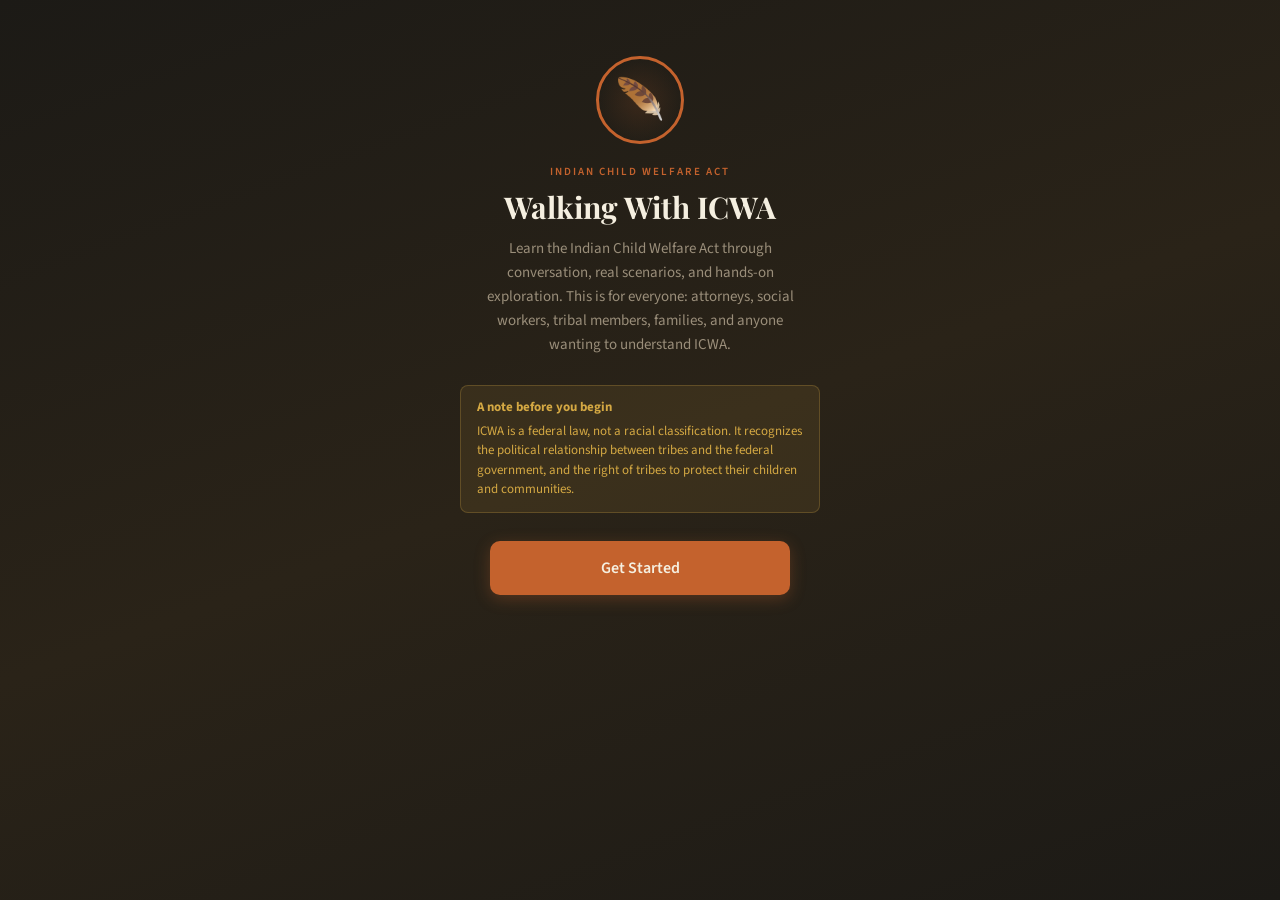
<file: ICWA_3.15/index.html>
<!DOCTYPE html>
<html lang="en">
<head>
<meta charset="UTF-8">
<meta name="viewport" content="width=device-width, initial-scale=1.0, maximum-scale=1.0, user-scalable=no">
<title>Walking With ICWA</title>
<link href="https://fonts.googleapis.com/css2?family=Playfair+Display:wght@400;700&family=Source+Sans+3:wght@300;400;600&display=swap" rel="stylesheet">
<link rel="stylesheet" href="style.css">
</head>
<body>

<!-- ════════════ WELCOME ════════════ -->
<div id="screen-welcome" class="screen active">
  <div class="welcome-hero">
    <div class="welcome-badge-ring"><span>🪶</span></div>
    <div class="welcome-eyebrow">Indian Child Welfare Act</div>
    <h1 class="welcome-title">Walking With ICWA</h1>
    <p class="welcome-subtitle">Learn the Indian Child Welfare Act through conversation, real scenarios, and hands-on exploration. This is for everyone: attorneys, social workers, tribal members, families, and anyone wanting to understand ICWA.</p>
    <div class="welcome-note">
      <strong>A note before you begin</strong>
      ICWA is a federal law, not a racial classification. It recognizes the political relationship between tribes and the federal government, and the right of tribes to protect their children and communities.
    </div>
    <button class="btn-primary" onclick="showScreen('screen-perception')">Get Started</button>
  </div>
</div>

<!-- ════════════ PERCEPTION QUIZ ════════════ -->
<div id="screen-perception" class="screen scrollable">
  <div class="topbar"><span class="topbar-title">Before We Begin</span><div></div></div>
  <div style="flex:1;overflow-y:auto;-webkit-overflow-scrolling:touch;overscroll-behavior-y:contain;padding-bottom:40px;">
    <div class="perception-card">
      <p style="text-align: center;">These answers are not recorded. There are no wrong answers.</p>
    </div>
    <div class="perception-card">
      <div class="card-title">How familiar are you with ICWA?</div>
      <div class="level-selector">
        <button class="level-btn" onclick="setPerception(0,this)">Just Getting Started</button>
        <button class="level-btn" onclick="setPerception(0,this)">I Know a Little</button>
        <button class="level-btn" onclick="setPerception(0,this)">Pretty Familiar</button>
      </div>
    </div>
    <div class="perception-card">
      <div class="card-title">What brings you here?</div>
      <div class="level-selector">
        <button class="level-btn" onclick="setPerception(1,this)">Work / Career</button>
        <button class="level-btn" onclick="setPerception(1,this)">Personal / Family</button>
        <button class="level-btn" onclick="setPerception(1,this)">School / Learning</button>
        <button class="level-btn" onclick="setPerception(1,this)">Community / Tribal</button>
      </div>
    </div>
    <div style="padding:20px 16px;text-align:center;">
      <button class="btn-primary" onclick="finishPerception()">Continue</button>
    </div>
  </div>
</div>

<!-- ════════════ TIMELINE ════════════ -->
<div id="screen-timeline" class="screen scrollable">
  <div class="topbar">
    <button class="back-btn" onclick="showScreen('screen-hub')">Back</button>
    <span class="topbar-title">The Story of ICWA</span>
    <div></div>
  </div>
  <div style="flex:1;overflow-y:auto;-webkit-overflow-scrolling:touch;overscroll-behavior-y:contain;padding-bottom:100px;">
    <div class="perception-card">
      <p>Before we explore the details, let us walk through the history. Understanding where ICWA came from helps everything else make sense. <strong>Tap any event to learn more.</strong></p>
    </div>
    <div class="timeline-section">
      <div class="timeline-heading">A Brief History of ICWA</div>
      <div class="timeline" id="timeline-container"></div>
    </div>
    <button class="btn-primary" onclick="showScreen('screen-hub')" style="margin-bottom:20px;">Continue to Learn</button>
  </div>
  <nav class="nav-bottom">
    <button class="nav-item" onclick="showScreen('screen-hub')"><span>🗺</span><span>Explore</span></button>
    <button class="nav-item active" onclick="showScreen('screen-timeline')"><span>🕐</span><span>Timeline</span></button>
    <button class="nav-item" onclick="showScreen('screen-badges')"><span>🏅</span><span>Badges</span></button>
    <button class="nav-item" onclick="showScreen('screen-thankyou')"><span>🪶</span><span>Thank You</span></button>
  </nav>
</div>

<!-- ════════════ HUB ════════════ -->
<div id="screen-hub" class="screen scrollable">
  <div class="topbar">
    <span class="topbar-title">Walking With ICWA</span>
    <div class="badge-count"><span>🏅</span><span id="badge-count-display">0 / 12</span></div>
  </div>
  <div style="flex:1;overflow-y:auto;-webkit-overflow-scrolling:touch;overscroll-behavior-y:contain;padding-bottom:90px;text-align:center;">
    <div class="hub-header">
      <div class="hub-greeting">Where would you like to explore?</div>
      <h2 class="hub-title">Choose Your Path</h2>
      <p class="hub-desc">Each section walks you through ICWA from a different angle. You do not need to go in order. Every section starts simple and builds from there.</p>
      <button class="btn-secondary btn-full" onclick="openResources()">📚 Resources</button>
    </div>
    <div class="progress-label"><span>Overall Progress</span><span id="progress-pct">0%</span></div>
    <div class="progress-bar-wrap"><div class="progress-bar-fill" id="progress-bar" style="width:0%"></div></div>

    <div class="category-cards">
      <div class="category-card card-courthouse" onclick="openSection('courthouse')">
        <div class="card-inner">
          <div class="card-emoji">⚖️</div>
          <div class="card-content">
            <div class="card-category" style="color:#d08060">Legal Process</div>
            <div class="card-title">The Courthouse</div>
            <div class="card-desc">Court proceedings, roles, legal standards, and what the law requires at each stage.</div>
            <div class="card-progress-bar"><div class="card-progress-fill" id="prog-courthouse" style="width:0%"></div></div>
          </div>
          <div class="card-status status-available" id="status-courthouse">Start</div>
        </div>
      </div>
      <div class="category-card card-court" onclick="openSection('court-knowledge')">
        <div class="card-inner">
          <div class="card-emoji">📜</div>
          <div class="card-content">
            <div class="card-category" style="color:#b090e0">Court Language</div>
            <div class="card-title">Court Knowledge</div>
            <div class="card-desc">Legal terms, language, and how courts work.</div>
            <div class="card-progress-bar"><div class="card-progress-fill" id="prog-court-knowledge" style="width:0%"></div></div>
          </div>
          <div class="card-status status-available" id="status-court-knowledge">Start</div>
        </div>
      </div>
      <div class="category-card card-tribe" onclick="openSection('tribal')">
        <div class="card-inner">
          <div class="card-emoji">🦅</div>
          <div class="card-content">
            <div class="card-category" style="color:#80b080">Tribal Government</div>
            <div class="card-title">Tribe, Sovereignty and Notice</div>
            <div class="card-desc">Tribal jurisdiction, sovereignty, the importance of notice, and working with tribes as partners.</div>
            <div class="card-progress-bar"><div class="card-progress-fill" id="prog-tribal" style="width:0%"></div></div>
          </div>
          <div class="card-status status-available" id="status-tribal">Start</div>
        </div>
      </div>
      <div class="category-card card-household" onclick="openSection('household')">
        <div class="card-inner">
          <div class="card-emoji">🏠</div>
          <div class="card-content">
            <div class="card-category" style="color:#80b0d0">The Family</div>
            <div class="card-title">Household, Placement and Best Interest</div>
            <div class="card-desc">Families, placements, active efforts, and what "best interest" really means under ICWA.</div>
            <div class="card-progress-bar"><div class="card-progress-fill" id="prog-household" style="width:0%"></div></div>
          </div>
          <div class="card-status status-available" id="status-household">Start</div>
        </div>
      </div>
    </div>

    <div class="section-label">Real Scenarios</div>
    <div class="category-cards">
      <div class="category-card card-hypo" onclick="openHypo(0)">
        <div class="card-inner">
          <div class="card-emoji">📂</div>
          <div class="card-content">
            <div class="card-category" style="color:var(--clay)">Hypothetical 1</div>
            <div class="card-title">The Case of A.N.</div>
            <div class="card-desc">A 7-year-old Blackfeet child in non-Native foster care for 12 months. Extended family has not been explored.</div>
            <div class="hypo-tags"><span class="hypo-tag">Placement Preferences</span><span class="hypo-tag">Diligent Search</span><span class="hypo-tag">Tribal Consultation</span></div>
          </div>
          <div class="card-status status-available" id="status-hypo0">Start</div>
        </div>
      </div>
      <div class="category-card card-hypo" onclick="openHypo(1)">
        <div class="card-inner">
          <div class="card-emoji">📂</div>
          <div class="card-content">
            <div class="card-category" style="color:var(--clay)">Hypothetical 2</div>
            <div class="card-title">The Case of E.L.</div>
            <div class="card-desc">A 4-year-old Crow Tribe member whose fit father is being denied custody over work hours and apartment size.</div>
            <div class="hypo-tags"><span class="hypo-tag">Active Efforts</span><span class="hypo-tag">Placement Preferences</span></div>
          </div>
          <div class="card-status status-available" id="status-hypo1">Start</div>
        </div>
      </div>
      <div class="category-card card-hypo" onclick="openHypo(2)">
        <div class="card-inner">
          <div class="card-emoji">📂</div>
          <div class="card-content">
            <div class="card-category" style="color:var(--clay)">Hypothetical 3</div>
            <div class="card-title">The Case of K.G.</div>
            <div class="card-desc">A 10-year-old Three Affiliated Tribes member living safely with her grandmother, but the state opened a case anyway.</div>
            <div class="hypo-tags"><span class="hypo-tag">Evidentiary Burdens</span><span class="hypo-tag">Indian Custodian Rights</span></div>
          </div>
          <div class="card-status status-available" id="status-hypo2">Start</div>
        </div>
      </div>
    </div>

    <div class="section-label">Building a Case</div>
    <div class="category-cards">
      <div class="category-card card-building" onclick="openSection('case-builder')">
        <div class="card-inner">
          <div class="card-emoji">📋</div>
          <div class="card-content">
            <div class="card-category" style="color:#c8a830">Case Work</div>
            <div class="card-title">Building an ICWA Case</div>
            <div class="card-desc">Walk through the steps of an ICWA case from start to finish.</div>
          </div>
          <div class="card-status status-available">View</div>
        </div>
      </div>
    </div>

    <div class="badges-preview">
      <div class="badges-preview-title">Your Badges</div>
      <div class="badges-row" id="badges-display"></div>
    </div>

    <div style="padding: 16px 16px 8px;">
      <button class="btn-danger" onclick="confirmReset()">↺ Reset All Progress</button>
    </div>
    <div style="height:10px;"></div>
  </div>
  <nav class="nav-bottom">
    <button class="nav-item active" onclick="showScreen('screen-hub')"><span>🗺</span><span>Explore</span></button>
    <button class="nav-item" onclick="showScreen('screen-timeline')"><span>🕐</span><span>Timeline</span></button>
    <button class="nav-item" onclick="showScreen('screen-badges')"><span>🏅</span><span>Badges</span></button>
    <button class="nav-item" onclick="showScreen('screen-thankyou')"><span>🪶</span><span>Thank You</span></button>
  </nav>
</div>

<!-- ════════════ DIALOGUE ════════════ -->
<div id="screen-dialogue" class="screen">
  <div class="dialogue-topbar">
    <button class="back-btn" onclick="exitDialogue()">← Back</button>
    <div class="dialogue-progress-wrap"><div class="dialogue-progress-fill" id="dialogue-progress" style="width:0%"></div></div>
    <span class="dialogue-progress-text" id="dialogue-progress-text">1/5</span>
  </div>
  <div class="dialogue-area" id="dialogue-area"></div>
  <div class="choices-bar" id="choices-bar"></div>
</div>

<!-- ════════════ RESULTS ════════════ -->
<div id="screen-results" class="screen scrollable">
  <div class="topbar">
    <button class="back-btn" onclick="showScreen('screen-hub')">Home</button>
    <span class="topbar-title">Results</span>
    <div></div>
  </div>
  <div style="flex:1;overflow-y:auto;-webkit-overflow-scrolling:touch;overscroll-behavior-y:contain;padding:20px 16px 60px;" id="results-content"></div>
</div>

<!-- ════════════ BADGES ════════════ -->
<div id="screen-badges" class="screen scrollable">
  <div class="topbar">
    <button class="back-btn" onclick="showScreen('screen-hub')">Back</button>
    <span class="topbar-title">My Progress</span>
    <div></div>
  </div>
  <div style="flex:1;overflow-y:auto;-webkit-overflow-scrolling:touch;overscroll-behavior-y:contain;padding-bottom:90px;">
    <div style="padding:24px 20px;text-align:center;">
      <div style="font-size:48px;margin-bottom:12px;">🪶</div>
      <h2 style="font-family:'Playfair Display',serif;font-size:22px;color:var(--cream);margin-bottom:8px;">Your Badges</h2>
      <p style="font-size:14px;color:var(--light);line-height:1.5;" id="badge-count-text">0 of 12 earned</p>
    </div>
    <div class="badges-grid" id="badges-grid"></div>
    <div class="perception-card" style="text-align:center;">
      <p>Complete sections and scenarios to earn badges. Score 80% or higher on a section to unlock its badge.</p>
    </div>
  </div>
  <nav class="nav-bottom">
    <button class="nav-item" onclick="showScreen('screen-hub')"><span>🗺</span><span>Explore</span></button>
    <button class="nav-item" onclick="showScreen('screen-timeline')"><span>🕐</span><span>Timeline</span></button>
    <button class="nav-item active" onclick="showScreen('screen-badges')"><span>🏅</span><span>Badges</span></button>
    <button class="nav-item" onclick="showScreen('screen-thankyou')"><span>🪶</span><span>Thank You</span></button>
  </nav>
</div>

<!-- ════════════ THANK YOU ════════════ -->
<div id="screen-thankyou" class="screen scrollable">
  <div class="topbar">
    <button class="back-btn" onclick="showScreen('screen-hub')">Back</button>
    <span class="topbar-title">Thank You</span>
    <div></div>
  </div>
  <div style="flex:1;overflow-y:auto;-webkit-overflow-scrolling:touch;overscroll-behavior-y:contain;padding-bottom:90px;">
    <div class="thankyou-content">
      <div class="thankyou-icon">🌱</div>
      <h2 class="thankyou-title">Keep Walking Forward</h2>
      <p class="thankyou-text">ICWA exists to ensure that Native children remain connected to Native families and communities. Every person who learns these protections helps keep that promise alive.</p>
      <p class="thankyou-text" style="font-weight:600;">Thank you for taking the time to learn.</p>
      <p class="thankyou-text" style="font-size:12px;margin-top:16px;">from the University of Montana</p>
      <button class="btn-secondary" onclick="showScreen('screen-hub')" style="margin-top:20px;">Back to Home</button>
    </div>
  </div>
  <nav class="nav-bottom">
    <button class="nav-item" onclick="showScreen('screen-hub')"><span>🗺</span><span>Explore</span></button>
    <button class="nav-item" onclick="showScreen('screen-timeline')"><span>🕐</span><span>Timeline</span></button>
    <button class="nav-item" onclick="showScreen('screen-badges')"><span>🏅</span><span>Badges</span></button>
    <button class="nav-item active" onclick="showScreen('screen-thankyou')"><span>🪶</span><span>Thank You</span></button>
  </nav>
</div>

<!-- ════════════ BADGE POPUP ════════════ -->
<div class="badge-popup-overlay" id="badge-popup">
  <div class="badge-popup">
    <div class="popup-circle" id="popup-badge-icon"></div>
    <h3 id="popup-badge-name">Badge Earned!</h3>
    <p id="popup-badge-desc"></p>
    <button class="btn-primary btn-small" onclick="closeBadgePopup()">Nice!</button>
  </div>
</div>

<!-- ════════════ RESOURCES MODAL ════════════ -->
<div class="modal-overlay" id="resources-modal" onclick="closeResources(event)">
  <div class="modal-sheet">
    <div class="modal-handle"></div>
    <div class="modal-title">📚 Resources</div>
    <div class="modal-subtitle">Explore these materials to deepen your understanding of ICWA.</div>
    <a class="resource-link" href="https://notebooklm.google.com/notebook/f80e477f-df76-4212-a3fa-c76956ee834d" target="_blank" rel="noopener noreferrer">
      <div class="resource-icon">🗒️</div>
      <div class="resource-info">
        <div class="resource-name">ICWA Notebook</div>
        <div class="resource-desc">Curated reference materials and notes on ICWA law and practice.</div>
      </div>
      <div class="resource-arrow">↗</div>
    </a>
    <a class="resource-link" href="https://turtletalk.blog/?s=ICWA" target="_blank" rel="noopener noreferrer">
      <div class="resource-icon">🐢</div>
      <div class="resource-info">
        <div class="resource-name">Turtle Talk Blog — ICWA</div>
        <div class="resource-desc">Legal analysis, news, and commentary on Indian law including ICWA from leading tribal law scholars.</div>
      </div>
      <div class="resource-arrow">↗</div>
    </a>
    <button class="modal-close" onclick="closeResources()">Close</button>
  </div>
</div>

<!-- ════════════ RESET CONFIRM MODAL ════════════ -->
<div class="modal-overlay" id="reset-modal" onclick="closeResetModal(event)">
  <div class="reset-modal" style="margin:auto;">
    <h3>Reset All Progress?</h3>
    <p>This will clear all your badges, section progress, and results. This cannot be undone.</p>
    <div class="reset-modal-btns">
      <button class="reset-cancel" onclick="closeResetModal()">Cancel</button>
      <button class="reset-confirm" onclick="doReset()">Reset</button>
    </div>
  </div>
</div>

<!-- ════════════ DEFINITION TOOLTIP ════════════ -->
<div class="def-tooltip" id="def-tooltip">
  <button class="def-tooltip-close" onclick="closeTooltip()">×</button>
  <span id="def-tooltip-text"></span>
</div>

<script>
// ══════════════════════ STATE ══════════════════════
const state = {
  badges: {},
  sectionProgress: { courthouse: 0, tribal: 0, household: 0, 'court-knowledge': 0 },
  sectionDone: {},
  currentSection: null,
  currentStep: 0,
  dialogueHistory: [],
  results: [],
  defLookupCount: 0
};

// ══════════════════════ DEFINITIONS ══════════════════════
const definitions = {
  'ICWA': 'The Indian Child Welfare Act, a federal law passed in 1978 that sets standards for removing Indian children from their families and placing them in foster or adoptive homes that reflect Indian cultural values.',
  'Indian Child': 'Under ICWA, any unmarried person under 18 who is either a member of a federally recognized tribe, or eligible for membership and has a biological parent who is a member.',
  'Indian Custodian': 'Any Indian person who has legal custody of an Indian child under tribal law or custom, or under state law. This can include grandparents, aunts, uncles, or other extended family.',
  'Active Efforts': 'Affirmative, active, thorough, and timely efforts to provide services and support designed to prevent the breakup of an Indian family. A higher standard than "reasonable efforts."',
  'Placement Preferences': 'ICWA requires a specific order: (1) extended family, (2) foster home licensed by the tribe, (3) Indian foster home, (4) institution approved by the tribe.',
  'Qualified Expert Witness': 'A person with specific knowledge of the tribe\'s culture and customs who must testify before a child can be placed in foster care or before parental rights can be terminated.',
  'QEW': 'Qualified Expert Witness. Must testify before a child can be placed in foster care or before parental rights can be terminated.',
  'Tribal Sovereignty': 'The right of tribes to govern themselves. Under ICWA, tribes have exclusive jurisdiction over Indian children who live on the reservation.',
  'Transfer of Jurisdiction': 'Moving a case from state court to tribal court. Parents, the Indian custodian, or the tribe can request this transfer.',
  'Termination of Parental Rights': 'A court order that permanently ends the legal parent-child relationship. Under ICWA, requires evidence beyond a reasonable doubt plus QEW testimony.',
  'TPR': 'Termination of Parental Rights. Requires the highest standard of proof: beyond a reasonable doubt.',
  'Foster Care Placement': 'Placing a child in a licensed home away from parents. Under ICWA, requires clear and convincing evidence plus QEW testimony.',
  'Clear and Convincing Evidence': 'A standard of proof higher than "more likely than not" but lower than "beyond a reasonable doubt." Required for foster care placement in ICWA cases.',
  'Beyond a Reasonable Doubt': 'The highest standard of proof in American law. Required for TPR in ICWA cases.',
  'Diligent Search': 'Thorough efforts to find and contact extended family, tribal members, and other preferred placements before placing outside preferences.',
  'DN': 'Dependency and Neglect. The type of court case filed when the state believes a child is being abused or neglected.',
  'ICWA Designated Agent': 'The person designated by a tribe to receive official ICWA notices.',
  'Good Cause': 'The legal standard to justify placing a child outside ICWA placement preferences. Must be documented with specific reasons.',
  'Concurrent Jurisdiction': 'When both state and tribal courts have authority to hear a case.',
  'Exclusive Jurisdiction': 'When only one court has authority. Tribal courts have this for Indian children domiciled on a reservation.',
  'MICWA': 'Montana Indian Child Welfare Act. Montana\'s state law that mirrors and sometimes expands upon federal ICWA.',
  'Intervene': 'The right of a tribe to formally join a state court case involving an Indian child at any point.',
  'BIA': 'Bureau of Indian Affairs. Federal agency that receives ICWA notices and maintains tribal enrollment records.',
  'GAL': 'Guardian ad Litem. A person appointed by the court to represent the best interests of a child.',
  'CASA': 'Court Appointed Special Advocate. A trained volunteer appointed to advocate for a child\'s best interests.',
  'Adjudication': 'The court process where a judge determines whether allegations (like abuse or neglect) have been proven.',
  'Disposition': 'After adjudication, the judge decides what services, placements, or actions are needed.',
  'Preponderance of Evidence': 'A standard of proof meaning "more likely than not." NOT sufficient for ICWA foster care placements.',
  'Respondent': 'The person (usually a parent) who must respond to allegations in a court case.',
  'Petitioner': 'The party who files the case. In DN cases, usually the state or county child welfare department.'
};

// ══════════════════════ BADGES ══════════════════════
const allBadges = [
  { id: 'timeline', icon: '📖', name: 'History Walker', desc: 'Learned the history of ICWA' },
  { id: 'courthouse', icon: '⚖️', name: 'Court Navigator', desc: 'Completed The Courthouse section with 80%+' },
  { id: 'tribal', icon: '🦅', name: 'Sovereignty Scholar', desc: 'Completed Tribal Government section with 80%+' },
  { id: 'household', icon: '🏠', name: 'Family Advocate', desc: 'Completed The Household section with 80%+' },
  { id: 'court-knowledge', icon: '📜', name: 'Legal Linguist', desc: 'Completed Court Knowledge section with 80%+' },
  { id: 'hypo1', icon: '🔍', name: 'Case Analyst I', desc: 'Worked through the case of A.N.' },
  { id: 'hypo2', icon: '🔎', name: 'Case Analyst II', desc: 'Worked through the case of E.L.' },
  { id: 'hypo3', icon: '🔬', name: 'Case Analyst III', desc: 'Worked through the case of K.G.' },
  { id: 'case-builder', icon: '📋', name: 'Case Builder', desc: 'Walked through building an ICWA case' },
  { id: 'perception', icon: '🧠', name: 'Self Aware', desc: 'Completed the perception check' },
  { id: 'definitions', icon: '📚', name: 'Wordsmith', desc: 'Looked up 5 or more definitions' },
  { id: 'all-sections', icon: '🏆', name: 'ICWA Champion', desc: 'Completed all main sections with 80%+' }
];

// ══════════════════════ TIMELINE ══════════════════════
const timelineEvents = [
  { year: 'Pre-1800s', title: 'Tribal Nations Care for Their Own', desc: 'For thousands of years, tribal nations maintained their own systems for caring for children. Extended family and community played central roles in raising children.' },
  { year: '1800s–1960s', title: 'Boarding School Era', desc: 'The U.S. government forcibly removed Native children from their families and sent them to boarding schools designed to eliminate Native languages, cultures, and identities.' },
  { year: '1969–1974', title: 'Crisis Documented', desc: 'The Association on American Indian Affairs found that 25 to 35 percent of all Native children were being removed from their homes. Of those, 85 percent were placed outside their communities.' },
  { year: '1974', title: 'Senate Hearings Begin', desc: 'The U.S. Senate held hearings on Indian child welfare. Tribal leaders testified about caseworkers who made removal decisions based on ignorance and bias.' },
  { year: 'November 8, 1978', title: 'ICWA Becomes Law', desc: 'Congress passed the Indian Child Welfare Act, establishing minimum federal standards for state custody proceedings involving Native children. Tribal courts gained jurisdiction.' },
  { year: '1991', title: 'Montana ICWA Enacted', desc: 'Montana adopted its own state ICWA, offering stronger protections in some areas and clarifying responsibilities of state agencies and courts.' },
  { year: '2016', title: 'BIA Final Rule', desc: 'The Bureau of Indian Affairs issued comprehensive federal regulations (25 CFR Part 23), standardizing how ICWA must be implemented by states.' },
  { year: '2018–2019', title: 'Constitutional Challenge', desc: 'In Brackeen v. Zinke, a federal judge struck down parts of ICWA. The Fifth Circuit reversed, finding ICWA is based on political classification, not race.' },
  { year: 'June 2023', title: 'Supreme Court Upholds ICWA', desc: 'In Haaland v. Brackeen, the Supreme Court ruled 7-2 to uphold ICWA, confirming it is based on the political status of tribal members, not race.' },
  { year: '2025', title: 'MICWA Extended', desc: 'Governor Gianforte signed a bill extending MICWA indefinitely, demonstrating bipartisan commitment to keeping Indian children connected to their families and cultures.' },
  { year: 'Today', title: 'The Work Continues', desc: 'Native children are still removed at disproportionate rates. In Montana, Native children are about 9% of the child population but over a third of children in foster care.' }
];

// ══════════════════════ DIALOGUE CONTENT ══════════════════════
const sectionDialogues = {
  courthouse: [
    { guide: "Welcome to the Courthouse. When a child might be in danger, the state can file a case in court. In ICWA cases, these are usually Dependency and Neglect cases, or DN cases. Do you know what kicks off an ICWA case in court?", choices: [
      { text: "When a case involves an Indian child as defined by ICWA", correct: true, feedback: "That is right. An ICWA case begins when a child custody proceeding involves an Indian child — someone under 18 who is a member of a federally recognized tribe, or is eligible for membership and has a parent who is a member. This is a political classification based on tribal membership, not a racial one." },
      { text: "When anyone with Native heritage is involved in a case", correct: false, feedback: "Not quite. ICWA does not apply based on heritage alone. It applies when the child is a member of a federally recognized tribe, or is eligible for membership and has a parent who is a member. This is a political classification reflecting the government-to-government relationship between tribes and the United States." },
      { text: "Only when the tribe asks the court to apply it", correct: false, feedback: "Actually, the court has its own duty to determine if ICWA applies. Courts must ask about Native ancestry early in any child welfare case. ICWA applies whether or not the tribe has been involved yet." }
    ]},
    { guide: "Good. There is someone in ICWA cases called a Qualified Expert Witness, or QEW. Why does the court need a QEW?", choices: [
      { text: "To testify about the tribe's culture and whether keeping the child with the parent would cause harm", correct: true, feedback: "Exactly. A QEW must testify before a child can be placed in foster care or before parental rights can be terminated. The QEW has knowledge of the tribe's culture and customs and helps the court understand whether continued custody is likely to result in serious harm." },
      { text: "To represent the child in court like a lawyer", correct: false, feedback: "That role belongs to a Guardian ad Litem (GAL). The QEW provides expert testimony about the tribe's cultural standards before the court can decide about foster care or ending parental rights." },
      { text: "To make the final decision about where the child goes", correct: false, feedback: "The judge makes the final decision. But the QEW must testify before the court can order foster care or terminate parental rights. Their testimony helps the court understand the tribal context." }
    ]},
    { guide: "Let us talk about evidence standards. For foster care placement, the court needs 'clear and convincing evidence' plus QEW testimony. For termination of parental rights, it needs something even higher. What is the standard for TPR?", choices: [
      { text: "Beyond a reasonable doubt, the same standard used in criminal cases", correct: true, feedback: "Right. TPR under ICWA requires beyond a reasonable doubt — the highest standard in American law, the same used in criminal cases. Congress set this high bar because ending the parent-child relationship is one of the most serious actions a court can take." },
      { text: "Clear and convincing evidence, same as foster care", correct: false, feedback: "That is the standard for foster care, not TPR. For termination of parental rights, ICWA requires beyond a reasonable doubt — even higher. These higher bars exist to prevent unnecessary family separation." },
      { text: "Preponderance of the evidence, meaning more likely than not", correct: false, feedback: "Preponderance is the lowest standard and is not used for either foster care or TPR under ICWA. For foster care: clear and convincing evidence. For TPR: beyond a reasonable doubt." }
    ]},
    { guide: "One important right is the tribe's ability to intervene. What does it mean when a tribe 'intervenes' in a case?", choices: [
      { text: "The tribe formally joins the case as a party and can participate in all proceedings", correct: true, feedback: "Correct. When a tribe intervenes, it becomes a full party to the case — it can present evidence, call witnesses, file motions, and participate in hearings. Under ICWA, the tribe has the right to intervene at any point." },
      { text: "The tribe takes over the case completely from the state", correct: false, feedback: "That is closer to 'transfer of jurisdiction,' a separate process. Intervention means the tribe joins as a party alongside other parties. Transfer of jurisdiction would move the entire case to tribal court." },
      { text: "The tribe gives advice but cannot actually participate in hearings", correct: false, feedback: "Intervention is much stronger. When a tribe intervenes, it becomes a full legal party with the right to present evidence, cross-examine witnesses, file motions, and make arguments." }
    ]},
    { guide: "A parent, Indian custodian, or the tribe can request a case be transferred from state court to tribal court. When can a state court deny this transfer?", choices: [
      { text: "Only if a biological parent objects, if the tribal court declines, or if there is good cause", correct: true, feedback: "Right. The state court must transfer unless: (1) a biological parent objects, (2) the tribal court declines, or (3) there is good cause. The presumption is in favor of transfer, reflecting ICWA's recognition of tribal sovereignty." },
      { text: "Whenever the state court thinks it would be better for the child", correct: false, feedback: "The state court cannot simply decide it would be better. ICWA creates a presumption in favor of transfer. The only exceptions are: parent objects, tribal court declines, or good cause exists." },
      { text: "State courts can never deny a transfer request", correct: false, feedback: "There are three specific circumstances for denial: parent objects, tribal court declines, or good cause. But outside those three, the state court must transfer." }
    ]}
  ],
  tribal: [
    { guide: "Welcome to the Tribal Government section. ICWA is based on a political relationship, not a racial one. Why is this distinction so important?", choices: [
      { text: "Because tribal membership is a political classification tied to sovereignty, like citizenship in a nation", correct: true, feedback: "Exactly. Tribes are sovereign nations with a government-to-government relationship with the United States. Tribal membership is a political classification, similar to citizenship. The Supreme Court confirmed this in Haaland v. Brackeen in 2023." },
      { text: "Because it means ICWA only applies to some Native people", correct: false, feedback: "The fundamental point is about political status. Tribal membership is a political classification based on sovereignty, not race. The Supreme Court upheld this in 2023." },
      { text: "I am not sure why it matters", correct: false, feedback: "This is one of the most important things to understand. Tribal membership is political, not racial. The Supreme Court confirmed this in 2023 when it upheld ICWA 7-2. Understanding this protects ICWA from constitutional challenges." }
    ]},
    { guide: "Each tribe designates a specific person to receive ICWA notices — the ICWA Designated Agent. Why is proper notice to the tribe so critical?", choices: [
      { text: "Because the tribe has a right to know about the case and participate in decisions about their children", correct: true, feedback: "Correct. Notice is one of ICWA's core protections. Without it, the tribe cannot intervene, request transfer, participate in placement decisions, or provide a QEW. If notice was not properly given, the entire proceeding can be invalidated." },
      { text: "It is just a formality the court has to follow", correct: false, feedback: "Far more than a formality. Without proper notice, the tribe cannot exercise its rights. If notice was not given, a parent, custodian, or tribe can petition to invalidate the entire proceeding." },
      { text: "So the tribe can provide financial support for the family", correct: false, feedback: "While tribes may provide support, the primary reason is legal. The tribe has sovereign rights in cases involving its children. Notice allows them to intervene, request transfer, and provide a QEW." }
    ]},
    { guide: "When does a tribal court have exclusive jurisdiction — meaning the state court has no say?", choices: [
      { text: "When the child lives on or is domiciled on the reservation, or is a ward of the tribal court", correct: true, feedback: "Right. In these situations, the state court cannot hear the case at all. This reflects the principle that tribes are best positioned to make decisions about their own children within their own territory." },
      { text: "Tribal courts always have exclusive jurisdiction over Indian children", correct: false, feedback: "Not quite. Exclusive jurisdiction applies when the child lives on or is domiciled on the reservation, or is a ward of the tribal court. For off-reservation children, jurisdiction may be concurrent." },
      { text: "Only when both parents are tribal members", correct: false, feedback: "Jurisdiction depends on where the child lives or is domiciled, not on both parents being members." }
    ]},
    { guide: "Tribes can also establish their own placement preferences by tribal resolution. Why would a tribe do this?", choices: [
      { text: "To reflect the tribe's own cultural values, family structures, and community standards", correct: true, feedback: "Exactly. ICWA allows tribes to establish different placement preferences by resolution. Each tribe has unique culture and family structures. This is tribal sovereignty in action." },
      { text: "To make it harder for the state to place children", correct: false, feedback: "It is about reflecting the tribe's own cultural values. Each tribe knows its community best, and ICWA respects that knowledge." },
      { text: "Tribes cannot change ICWA's placement preferences", correct: false, feedback: "Actually, Section 1915(c) specifically gives tribes this power. This is an important expression of tribal sovereignty." }
    ]},
    { guide: "What is one of the biggest barriers to ICWA working the way it should?", choices: [
      { text: "Poor communication and lack of relationship building between agencies and tribes", correct: true, feedback: "This is one of the most common issues. When departments and courts do not build relationships with tribal ICWA workers, things fall through the cracks. Building real, ongoing communication is one of the most effective things any professional can do." },
      { text: "Tribes not wanting to participate in state cases", correct: false, feedback: "Tribes are deeply invested in cases involving their children. The bigger barrier is often on the state side: failing to send timely notices or not building needed relationships." },
      { text: "ICWA being too complicated to follow", correct: false, feedback: "ICWA's procedures are straightforward. The bigger challenge is building the relationships that make compliance natural." }
    ]}
  ],
  household: [
    { guide: "Welcome to the Household. ICWA requires 'active efforts' to keep Indian families together. How is this different from the 'reasonable efforts' used in non-ICWA cases?", choices: [
      { text: "Active efforts is a higher standard that requires hands-on help, not just making referrals", correct: true, feedback: "Correct. Active efforts goes beyond providing a list of services. It means actively helping the family: driving them to appointments, helping find housing, connecting with culturally relevant programs. The difference is between handing someone a map and walking with them." },
      { text: "They are basically the same thing", correct: false, feedback: "They are not. Reasonable efforts generally means offering services and referrals. Active efforts is a higher bar — it means actively helping the family, not just pointing them toward resources." },
      { text: "Active efforts means the family has to do more work", correct: false, feedback: "Actually the opposite. Active efforts places the greater responsibility on the department. The work falls on the system, not the family." }
    ]},
    { guide: "When an Indian child cannot stay with their parents, ICWA spells out placement preferences. For foster care, what is the preferred order?", choices: [
      { text: "Extended family, then a tribal foster home, then an Indian foster home, then a tribally approved institution", correct: true, feedback: "That is the correct order. Each option must be considered in order before moving to the next." },
      { text: "Whoever the court thinks is the best fit", correct: false, feedback: "ICWA does not leave placement up to general discretion. It establishes a specific order. The court can only deviate with documented good cause." },
      { text: "The child's tribe first, then other Indian families, then extended family", correct: false, feedback: "Close, but extended family comes first. The correct order is: (1) extended family, (2) tribal foster home, (3) Indian foster home, (4) tribally approved institution." }
    ]},
    { guide: "Before placing a child outside the preferences, the department must conduct a diligent search. What does that mean in practice?", choices: [
      { text: "Thoroughly searching for extended family, tribal members, and other preferred placements and documenting every step", correct: true, feedback: "Right. A diligent search means making real, documented efforts to find family members and preferred placements. You cannot say preferred placements are unavailable if you never truly looked." },
      { text: "Checking if the tribe has a list of foster homes available", correct: false, feedback: "That is only one small piece. A diligent search is much broader — reaching out to extended family on both sides, contacting the tribe, exploring all connections, and documenting everything." },
      { text: "Asking the parents if they know anyone who can take the child", correct: false, feedback: "While asking parents is part of it, a diligent search goes much further. The department must independently contact the tribe, search for extended family, and document every effort." }
    ]},
    { guide: "An Indian custodian is not just a parent. Under ICWA, who can be an Indian custodian?", choices: [
      { text: "Any Indian person who has legal custody of an Indian child under tribal law or custom, or state law", correct: true, feedback: "Correct. This is broader than many realize. An Indian custodian could be a grandparent, aunt, uncle, or other relative who has custody through legal proceedings or through tribal custom." },
      { text: "Only the child's biological parents", correct: false, feedback: "An Indian custodian is specifically someone other than the parent who has legal custody. This includes grandparents, aunts, uncles, and others." },
      { text: "Only someone officially appointed by the tribal court", correct: false, feedback: "It is broader. Custody through tribal law, tribal custom, or state law all count. Customary care arrangements recognized within the tribal community also count." }
    ]},
    { guide: "What is the ultimate goal of ICWA when it comes to families?", choices: [
      { text: "To keep Indian children with Indian families and connected to their culture and community", correct: true, feedback: "That is the heart of ICWA. Every provision — from active efforts to placement preferences to tribal jurisdiction — serves this central goal. Indian children belong with Indian families." },
      { text: "To prevent the state from ever being involved with Indian families", correct: false, feedback: "ICWA does not prevent state involvement when children are in danger. It sets higher standards to make sure removal is not based on cultural misunderstanding or bias." },
      { text: "To give tribes complete control over all child welfare cases", correct: false, feedback: "The ultimate goal is broader: keeping Indian children with Indian families. Tribal sovereignty is a means to that goal." }
    ]}
  ],
  'court-knowledge': [
    { guide: "Welcome to Court Knowledge. Courts have their own language. Let us start simple. What is an 'adjudication' hearing?", choices: [
      { text: "The hearing where the judge decides if the allegations are true", correct: true, feedback: "Right. Adjudication is the 'fact-finding' hearing. In an ICWA case, this is where the court determines if the child is in danger and whether legal standards for intervention have been met." },
      { text: "The first hearing where everyone meets the judge", correct: false, feedback: "That is usually an initial hearing or shelter care hearing. Adjudication comes later — it is where the judge decides whether the allegations are proven." },
      { text: "The hearing where the child is placed with a new family", correct: false, feedback: "Placement decisions happen at disposition, which comes after adjudication." }
    ]},
    { guide: "After adjudication comes 'disposition.' What happens at disposition?", choices: [
      { text: "The judge decides what services, placements, and actions are needed for the child and family", correct: true, feedback: "Exactly. Disposition is when the judge decides the 'what now' — services for the family, placement, visitation, and reunification steps. In ICWA cases, this must consider active efforts, placement preferences, and tribal input." },
      { text: "The case is dismissed and everyone goes home", correct: false, feedback: "Disposition is not dismissal. It is where the judge decides the plan going forward." },
      { text: "The judge terminates parental rights", correct: false, feedback: "TPR is a separate, much later proceeding. Disposition is about setting the plan: services, placement, and reunification steps." }
    ]},
    { guide: "You might hear about a 'GAL' or a 'CASA.' What is the difference?", choices: [
      { text: "A GAL is usually an attorney representing the child's interests; a CASA is a trained volunteer advocate", correct: true, feedback: "Correct. A Guardian ad Litem (GAL) is typically an attorney appointed to represent the child's best interests. A CASA is a trained community volunteer. Both serve the child, but in different capacities." },
      { text: "They are the same thing with different names", correct: false, feedback: "They are different roles. A GAL is usually an attorney; a CASA is a trained volunteer. Some courts use one, some use both." },
      { text: "They both represent the parents", correct: false, feedback: "Neither represents the parents. Parents have their own attorneys. A GAL represents the child's best interests; a CASA is a volunteer advocate for the child." }
    ]},
    { guide: "A department might file a permanency plan with a 'concurrent plan of adoption.' What does concurrent planning mean?", choices: [
      { text: "Working on reunification while also preparing a backup plan at the same time", correct: true, feedback: "Right. Concurrent planning means pursuing two goals simultaneously. In ICWA cases, both plans must follow placement preferences and involve tribal consultation." },
      { text: "Adoption is already the main goal and reunification has been abandoned", correct: false, feedback: "Concurrent planning is not giving up on reunification. It means working on both tracks at once." },
      { text: "The parents get to choose between reunification and adoption", correct: false, feedback: "It is a case management approach where the department works on two plans simultaneously, not a choice offered to parents." }
    ]},
    { guide: "In ICWA cases, different 'burdens of proof' apply. From lowest to highest, what is the correct order?", choices: [
      { text: "Preponderance of evidence (lowest), then clear and convincing evidence, then beyond a reasonable doubt (highest)", correct: true, feedback: "Correct. ICWA uses clear and convincing for foster care and beyond a reasonable doubt for TPR. Knowing these standards helps you understand why ICWA demands more proof before separating families." },
      { text: "Beyond a reasonable doubt (lowest), then preponderance, then clear and convincing (highest)", correct: false, feedback: "That is reversed. The correct order from lowest to highest is: preponderance, clear and convincing, beyond a reasonable doubt." },
      { text: "They all mean basically the same thing", correct: false, feedback: "Very different. Preponderance = just over 50%. Clear and convincing = highly probable. Beyond a reasonable doubt = no reasonable alternative. These distinctions matter enormously in ICWA cases." }
    ]}
  ]
};

// ══════════════════════ HYPOTHETICALS ══════════════════════
const hypoDialogues = [
  [
    { guide: "Let me tell you about A.N. He is 7 years old and affiliated with the Blackfeet Tribe. He was removed from his mother due to substance use and homelessness. He has been in foster care for 12 months with a non-Native, non-kin family. His mother has a large extended family, but the Department has not explored any of them. Now they have filed a permanency plan with a concurrent plan of adoption by the foster family. What is the first ICWA concern you notice?", choices: [
      { text: "The Department has not explored placement with A.N.'s extended family, violating placement preferences", correct: true, feedback: "That is the biggest red flag. ICWA placement preferences put extended family first. The Department has not even explored whether any of them could provide placement. Skipping this step is a serious ICWA violation." },
      { text: "The father should have been contacted first", correct: false, feedback: "Contacting the father is important, but the most immediate concern is that the Department failed to explore extended family placement at all during 12 months." },
      { text: "Twelve months in foster care is too long", correct: false, feedback: "The length is concerning, but the core issue is that during those 12 months, the Department failed to search for extended family or preferred placements." }
    ]},
    { guide: "The Department also needs to consult with the Blackfeet Tribe. What should that consultation include?", choices: [
      { text: "Discussing placement options, identifying family members, and getting input on services and the case plan", correct: true, feedback: "Correct. Tribal consultation should be ongoing and meaningful — not just paperwork. The tribe can help identify family members and community resources the Department cannot find on its own." },
      { text: "Just sending the tribe the paperwork about the case", correct: false, feedback: "Consultation means active engagement, not just sending papers. It requires working together to identify family, services, and plans." },
      { text: "Asking the tribe if they want to take over the case", correct: false, feedback: "Consultation is broader than offering to hand off the case. It should include identifying family placements, services, and planning together." }
    ]},
    { guide: "The permanency plan proposes adoption by the non-Native foster family. Under ICWA, what must be true for this to go forward?", choices: [
      { text: "The Department must show good cause to deviate from placement preferences and prove a diligent search was done", correct: true, feedback: "Exactly. Since the Department never explored extended family, they cannot claim preferred placements are unavailable. This permanency plan has serious ICWA problems." },
      { text: "The foster family just needs to have bonded with the child", correct: false, feedback: "Bonding does not override ICWA placement preferences. A bond that formed because the Department failed to follow ICWA is not good cause." },
      { text: "Nothing special, adoption is the best outcome for kids in foster care", correct: false, feedback: "In ICWA cases, adoption must follow placement preferences. Best interest includes maintaining cultural and family connections." }
    ]}
  ],
  [
    { guide: "Meet E.L. He is 4 years old and an enrolled Crow Tribe member. He was removed from his mother. His father, D.T., lives nearby in a studio apartment, works early morning shifts, is steadily employed, and has no CPS history. Despite this, the Department is refusing placement with D.T., citing work hours and apartment size. What is the ICWA issue?", choices: [
      { text: "The Department is failing to provide active efforts to help D.T. overcome these barriers", correct: true, feedback: "Exactly right. Instead of refusing placement over fixable logistics, the Department should be actively helping D.T. find solutions — childcare assistance, help identifying larger housing, connecting with tribal resources." },
      { text: "D.T. should just change his work schedule", correct: false, feedback: "That puts the burden on the parent rather than where ICWA places it: on the Department. Active efforts require the Department to help find solutions." },
      { text: "A studio apartment is too small for a child", correct: false, feedback: "Many families successfully raise children in studios. The Department should be helping solve barriers, not hiding behind them." }
    ]},
    { guide: "The Department has also not facilitated meaningful parenting time between E.L. and D.T. Why is this a problem?", choices: [
      { text: "Active efforts includes maintaining the parent-child relationship and facilitating contact", correct: true, feedback: "Correct. Active efforts is not just about services. It also means maintaining and strengthening the child's relationships. By not facilitating visits, the Department is undermining the bond between a fit parent and his child." },
      { text: "It is fine because D.T. was not the parent involved in the removal", correct: false, feedback: "The removal was from the mother's care, but that does not mean the Department can ignore the father. D.T. is a fit parent willing to take custody." },
      { text: "Parenting time is not related to active efforts", correct: false, feedback: "Maintaining family connections is a core part of active efforts. The Department should be strengthening existing healthy relationships." }
    ]},
    { guide: "Under ICWA's placement preferences, where does D.T. fall?", choices: [
      { text: "He is at the very top as a parent/extended family member, the first preference", correct: true, feedback: "Exactly. D.T. is E.L.'s father — extended family is the first preference. A fit, willing father with no CPS history should be at the top of the list." },
      { text: "He is somewhere in the middle of the preferences", correct: false, feedback: "D.T. is a parent and extended family member — the very top of ICWA's placement preferences." },
      { text: "He does not qualify because the child was not removed from his care", correct: false, feedback: "Placement preferences apply regardless of which parent the child was removed from. D.T. is the first preference." }
    ]}
  ],
  [
    { guide: "Meet K.G., a 10-year-old enrolled Three Affiliated Tribes member. When her parents struggled, they placed her with her maternal grandmother, Mrs. L. — an informal arrangement. Mrs. L. enrolls her in school and takes her to medical appointments. Then an anonymous report alleged neglect because K.G. is not living with her parents. CFS opened a DN case. What stands out?", choices: [
      { text: "The grandmother is an Indian custodian under tribal custom, and the informal arrangement should be respected", correct: true, feedback: "Good eye. Under ICWA, an Indian custodian can have custody through tribal law or custom. In many tribal cultures, placing a child with a grandparent during difficult times is a recognized practice. Mrs. L. has been acting as K.G.'s caregiver." },
      { text: "The parents should have gone to court first", correct: false, feedback: "ICWA recognizes custody arrangements under tribal custom, not just formal court orders. Customary grandmother care is recognized in many tribal traditions." },
      { text: "CFS was right to open a case since there is no formal documentation", correct: false, feedback: "This is exactly the kind of cultural misunderstanding ICWA was designed to address. Under ICWA, custody by tribal custom is recognized. K.G. is safe and well-cared for." }
    ]},
    { guide: "If ICWA applies, what evidentiary burden must the state meet to remove K.G. from Mrs. L.'s care?", choices: [
      { text: "Clear and convincing evidence, including QEW testimony, that staying with Mrs. L. would cause serious harm", correct: true, feedback: "Right. Given that K.G. is safe, in school, and receiving medical care, this would be extremely difficult for the state to prove." },
      { text: "Just showing that the parents are not directly caring for K.G.", correct: false, feedback: "Nowhere near enough under ICWA. The state needs clear and convincing evidence plus QEW testimony that the current situation is likely to cause serious harm." },
      { text: "The same standard as any other child welfare case", correct: false, feedback: "ICWA sets higher standards. For foster care: clear and convincing evidence plus QEW testimony. These exist to prevent culturally-biased removals." }
    ]},
    { guide: "What role should the Three Affiliated Tribes play in this situation?", choices: [
      { text: "The tribe should intervene, potentially request transfer to tribal court, and testify about the validity of the family arrangement", correct: true, feedback: "Exactly. The tribe can protect K.G. and her family by intervening, requesting transfer to tribal court, and providing testimony about customary caregiving practices." },
      { text: "The tribe does not need to be involved since K.G. is safe", correct: false, feedback: "The tribe absolutely needs to be involved. A DN case has been opened. Without tribal involvement, cultural misunderstanding could drive the outcome." },
      { text: "The tribe should find K.G. a different placement", correct: false, feedback: "K.G. does not need a different placement. She is safe with her grandmother. The tribe's role should be to protect this arrangement." }
    ]}
  ]
];

// ══════════════════════ CASE BUILDER ══════════════════════
const caseBuilderSteps = [
  { num: 'Step 1', title: 'Inquiry', text: 'At the very start of any child welfare case, ask: Does this child have Native American heritage? Is the child a member of or eligible for membership in a federally recognized tribe?', action: false },
  { num: 'Step 2', title: 'Verification', text: 'If there is reason to believe ICWA may apply, send formal notice to the tribe\'s ICWA Designated Agent. Until status is confirmed or denied, treat the case as an ICWA case.', action: false },
  { num: 'Step 3', title: 'Notice to the Tribe', text: 'Formal notice must go by registered mail with return receipt. Include the child\'s name, birthdate, tribal affiliation, parent names, a copy of the petition, and information about the tribe\'s right to intervene or request transfer.', action: false },
  { num: 'Step 4', title: 'Active Efforts Begin', text: 'From the moment removal is considered, active efforts must begin. Actively help the family access services, connect with tribal resources, arrange transportation, find culturally appropriate programs. Document everything.', action: false },
  { num: 'Step 5', title: 'Placement Preferences', text: 'If removal is necessary, follow the order: (1) extended family, (2) tribal foster home, (3) Indian foster home, (4) tribally approved institution. Conduct a diligent search and document all efforts.', action: false },
  { num: 'Step 6', title: 'Qualified Expert Witness', text: 'Before the court can order foster care, a QEW must testify that continued custody is likely to cause serious harm. Work with the tribe to identify an appropriate QEW.', action: false },
  { num: 'Step 7', title: 'Ongoing Compliance', text: 'ICWA compliance is not a one-time checklist. Continue active efforts, maintain tribal consultation, follow placement preferences, and ensure every hearing considers ICWA requirements.', action: false },
  { num: 'Step 8', title: 'Permanency Planning', text: 'If reunification is not possible, any permanency plan must follow ICWA adoptive placement preferences. Good cause must be documented to deviate. The tribe must be consulted.', action: false },
  {
    num: 'Action',
    title: 'Building Relationships in Practice',
    text: 'Due to the misunderstood role the Tribe plays in the child welfare system, the Tribal Attorney — and all practitioners — should build ongoing relationships with the professionals they most frequently work alongside. Strong relationships reduce misunderstandings and lead to better outcomes for children and families.',
    action: true,
    list: [
      'Judges and court staff',
      'Opposing counsel',
      'State child welfare agency staff and supervisors',
      'Local juvenile court improvement programs',
      'Child advocates (attorney and non-attorney)',
      'Criminal prosecutors',
      'Court Appointed Special Advocates (CASAs) and Guardians Ad Litem (GALs)',
      'Child advocacy centers',
      'Administrative offices of the court',
      'Relevant departments or divisions of Indian affairs',
      'Multidisciplinary teams and child fatality review teams',
      'Key service providers',
      'Medical and mental health professionals',
      'School staff',
      'Other local child-centered organizations'
    ]
  }
];

// ══════════════════════ SCREEN MANAGEMENT ══════════════════════
function showScreen(id) {
  document.querySelectorAll('.screen').forEach(s => s.classList.remove('active'));
  const el = document.getElementById(id);
  if (el) {
    el.classList.add('active');
    // Reset scroll position
    requestAnimationFrame(() => { el.scrollTop = 0; });
  }
  if (id === 'screen-hub') renderHub();
  if (id === 'screen-badges') renderBadgesPage();
  if (id === 'screen-timeline') renderTimeline();
}

function setPerception(idx, btn) {
  btn.parentElement.querySelectorAll('.level-btn').forEach(b => b.classList.remove('selected'));
  btn.classList.add('selected');
}

function finishPerception() {
  awardBadge('perception');
  showScreen('screen-timeline');
}

// ══════════════════════ TIMELINE ══════════════════════
function renderTimeline() {
  const c = document.getElementById('timeline-container');
  if (c.children.length > 0) return;
  timelineEvents.forEach(evt => {
    const div = document.createElement('div');
    div.className = 'tl-item';
    div.innerHTML = `<div class="tl-dot">◆</div><div class="tl-year">${evt.year}</div><div class="tl-text">${evt.title}</div><div class="tl-tap">Tap to learn more</div><div class="tl-detail">${evt.desc}</div>`;
    div.addEventListener('click', () => div.classList.toggle('expanded'));
    c.appendChild(div);
  });
  awardBadge('timeline');
}

// ══════════════════════ HUB ══════════════════════
function renderHub() {
  const mainSections = ['courthouse', 'court-knowledge', 'tribal', 'household'];
  const done = mainSections.filter(k => state.sectionDone[k]).length;
  const pct = Math.round((done / mainSections.length) * 100);
  document.getElementById('progress-bar').style.width = pct + '%';
  document.getElementById('progress-pct').textContent = pct + '%';
  const earned = Object.keys(state.badges).length;
  document.getElementById('badge-count-display').textContent = earned + ' / ' + allBadges.length;

  mainSections.forEach(s => {
    const fill = document.getElementById('prog-' + s);
    if (fill) fill.style.width = state.sectionProgress[s] + '%';
    const status = document.getElementById('status-' + s);
    if (status) {
      if (state.sectionDone[s]) { status.textContent = 'Done ✓'; status.className = 'card-status status-complete'; }
      else if (state.sectionProgress[s] > 0) { status.textContent = 'Continue'; status.className = 'card-status status-available'; }
      else { status.textContent = 'Start'; status.className = 'card-status status-available'; }
    }
  });
  for (let i = 0; i < 3; i++) {
    const s = document.getElementById('status-hypo' + i);
    if (s && state.sectionDone['hypo' + i]) { s.textContent = 'Done ✓'; s.className = 'card-status status-complete'; }
  }

  const bd = document.getElementById('badges-display');
  if (bd) bd.innerHTML = allBadges.map(b => {
    const e = state.badges[b.id];
    return `<div class="badge-chip ${e?'earned':'locked'}">${b.icon} ${b.name}</div>`;
  }).join('');
}

// ══════════════════════ BADGES PAGE ══════════════════════
function renderBadgesPage() {
  const grid = document.getElementById('badges-grid');
  const earned = Object.keys(state.badges).length;
  document.getElementById('badge-count-text').textContent = earned + ' of ' + allBadges.length + ' earned';
  grid.innerHTML = allBadges.map(b => {
    const e = state.badges[b.id];
    return `<div class="badge-item ${e?'earned':''}"><div class="badge-circle">${e?b.icon:'?'}</div><div class="badge-name">${e?b.name:'???'}</div></div>`;
  }).join('');
}

// ══════════════════════ BADGE SYSTEM ══════════════════════
function awardBadge(id) {
  if (state.badges[id]) return;
  state.badges[id] = true;
  const badge = allBadges.find(b => b.id === id);
  if (!badge) return;
  document.getElementById('popup-badge-icon').innerHTML = badge.icon;
  document.getElementById('popup-badge-name').textContent = badge.name;
  document.getElementById('popup-badge-desc').textContent = badge.desc;
  document.getElementById('badge-popup').classList.add('show');
}
function closeBadgePopup() { document.getElementById('badge-popup').classList.remove('show'); }

// ══════════════════════ RESOURCES MODAL ══════════════════════
function openResources() {
  document.getElementById('resources-modal').classList.add('show');
}
function closeResources(event) {
  if (!event || event.target === document.getElementById('resources-modal')) {
    document.getElementById('resources-modal').classList.remove('show');
  }
}

// ══════════════════════ RESET ══════════════════════
function confirmReset() {
  document.getElementById('reset-modal').classList.add('show');
}
function closeResetModal(event) {
  if (!event || event.target === document.getElementById('reset-modal')) {
    document.getElementById('reset-modal').classList.remove('show');
  }
}
function doReset() {
  state.badges = {};
  state.sectionProgress = { courthouse: 0, tribal: 0, household: 0, 'court-knowledge': 0 };
  state.sectionDone = {};
  state.currentSection = null;
  state.currentStep = 0;
  state.dialogueHistory = [];
  state.results = [];
  state.defLookupCount = 0;
  // Reset timeline so it re-awards badge on next view
  const tl = document.getElementById('timeline-container');
  if (tl) tl.innerHTML = '';
  closeResetModal();
  showScreen('screen-hub');
}

// ══════════════════════ DEFINITIONS ══════════════════════
function insertDefs(text) {
  const terms = Object.keys(definitions).sort((a, b) => b.length - a.length);
  let result = text;
  const used = new Set();
  terms.forEach(term => {
    if (used.has(term.toLowerCase())) return;
    const re = new RegExp(`\\b(${term.replace(/[.*+?^${}()|[\]\\]/g, '\\$&')})\\b`, 'i');
    if (re.test(result)) {
      result = result.replace(re, `<span class="def-word" onclick="showDef('${term.replace(/'/g, "\\'")}')">$1</span>`);
      used.add(term.toLowerCase());
    }
  });
  return result;
}
function showDef(term) {
  document.getElementById('def-tooltip-text').innerHTML = `<strong>${term}:</strong> ${definitions[term] || 'No definition available.'}`;
  document.getElementById('def-tooltip').classList.add('show');
  state.defLookupCount++;
  if (state.defLookupCount >= 5) awardBadge('definitions');
}
function closeTooltip() { document.getElementById('def-tooltip').classList.remove('show'); }
document.addEventListener('click', e => {
  if (!e.target.classList.contains('def-word') && !e.target.closest('.def-tooltip')) closeTooltip();
});

// ══════════════════════ DIALOGUE ENGINE ══════════════════════
function openSection(section) {
  if (section === 'case-builder') { showCaseBuilder(); return; }
  state.currentSection = section;
  state.currentStep = 0;
  state.results = [];
  state.dialogueHistory = [];
  showScreen('screen-dialogue');
  renderStep();
}
function openHypo(idx) {
  state.currentSection = 'hypo' + idx;
  state.currentStep = 0;
  state.results = [];
  state.dialogueHistory = [];
  showScreen('screen-dialogue');
  renderStep();
}
function getDialogueData() {
  if (state.currentSection.startsWith('hypo')) return hypoDialogues[parseInt(state.currentSection.replace('hypo', ''))];
  return sectionDialogues[state.currentSection] || [];
}

function renderStep() {
  const data = getDialogueData();
  if (state.currentStep >= data.length) { showResults(); return; }
  const step = data[state.currentStep];
  const total = data.length;
  document.getElementById('dialogue-progress').style.width = ((state.currentStep) / total * 100) + '%';
  document.getElementById('dialogue-progress-text').textContent = (state.currentStep + 1) + '/' + total;

  const area = document.getElementById('dialogue-area');
  const bar = document.getElementById('choices-bar');
  area.innerHTML = '';
  bar.innerHTML = '';

  // History
  state.dialogueHistory.forEach(h => {
    area.innerHTML += `<div class="msg msg-guide"><div class="guide-avatar">🪶</div><div class="msg-bubble">${insertDefs(h.guide)}</div></div>`;
    area.innerHTML += `<div class="msg msg-user"><div class="msg-bubble">${h.chosen}</div></div>`;
    area.innerHTML += `<div class="msg ${h.wasCorrect ? 'msg-success' : 'msg-wrong'}">${insertDefs(h.feedback)}</div>`;
  });

  // Current
  area.innerHTML += `<div class="msg msg-guide"><div class="guide-avatar">🪶</div><div class="msg-bubble">${insertDefs(step.guide)}</div></div>`;

  step.choices.forEach((c, i) => {
    const btn = document.createElement('button');
    btn.className = 'choice-btn';
    btn.textContent = c.text;
    btn.onclick = () => handleChoice(i);
    bar.appendChild(btn);
  });

  requestAnimationFrame(() => requestAnimationFrame(() => { area.scrollTop = area.scrollHeight + 999; }));
}

function handleChoice(idx) {
  const data = getDialogueData();
  const step = data[state.currentStep];
  const choice = step.choices[idx];
  const bar = document.getElementById('choices-bar');
  const area = document.getElementById('dialogue-area');

  bar.querySelectorAll('.choice-btn').forEach((btn, i) => {
    btn.classList.add('disabled');
    if (step.choices[i].correct) btn.classList.add('correct');
    if (i === idx && !choice.correct) btn.classList.add('wrong');
  });

  state.dialogueHistory.push({ guide: step.guide, chosen: choice.text, wasCorrect: choice.correct, feedback: choice.feedback });
  state.results.push({ q: step.guide.substring(0, 100) + '...', chosen: choice.text, correct: choice.correct, correctText: step.choices.find(c => c.correct).text });

  if (!state.currentSection.startsWith('hypo') && state.sectionProgress[state.currentSection] !== undefined) {
    state.sectionProgress[state.currentSection] = Math.round(((state.currentStep + 1) / data.length) * 100);
  }

  setTimeout(() => {
    const fb = document.createElement('div');
    fb.className = 'msg ' + (choice.correct ? 'msg-success' : 'msg-wrong');
    fb.innerHTML = insertDefs(choice.feedback);
    area.appendChild(fb);
    requestAnimationFrame(() => requestAnimationFrame(() => { area.scrollTop = area.scrollHeight + 999; }));

    setTimeout(() => {
      bar.innerHTML = '';
      const cont = document.createElement('button');
      cont.className = 'continue-btn';
      cont.textContent = state.currentStep < data.length - 1 ? 'Continue →' : 'See Results';
      cont.onclick = () => { state.currentStep++; renderStep(); };
      bar.appendChild(cont);
    }, 200);
  }, 150);
}

function exitDialogue() { showScreen('screen-hub'); }

// ══════════════════════ RESULTS + 80% THRESHOLD ══════════════════════
function showResults() {
  const section = state.currentSection;
  const correct = state.results.filter(r => r.correct).length;
  const total = state.results.length;
  const pct = Math.round((correct / total) * 100);
  const passed = pct >= 80;

  // Hypotheticals: always award badge (participation-based)
  if (section.startsWith('hypo')) {
    const hi = parseInt(section.replace('hypo', ''));
    awardBadge('hypo' + (hi + 1));
    state.sectionDone[section] = true;
  } else if (sectionDialogues[section]) {
    if (passed) {
      awardBadge(section);
      state.sectionDone[section] = true;
      state.sectionProgress[section] = 100;
      const mainSections = ['courthouse', 'tribal', 'household', 'court-knowledge'];
      if (mainSections.every(s => state.sectionDone[s])) awardBadge('all-sections');
    } else {
      // Not done, but track attempt progress
      state.sectionProgress[section] = Math.round((correct / total) * 100);
    }
  }

  let headline, icon, msg;
  if (pct === 100) {
    icon = '🌟'; headline = 'Perfect Score!';
    msg = 'You got every single one right. Excellent understanding.';
  } else if (passed) {
    icon = '✅'; headline = 'Section Complete';
    msg = 'Good work. Review any missed items below to strengthen your knowledge.';
  } else {
    icon = '📋'; headline = 'Keep Going';
    msg = 'A great start. Score 80% or higher to earn your badge for this section.';
  }

  // Build retry nudge for failed sections
  const retryNudge = (!section.startsWith('hypo') && !passed) ? `
    <div class="retry-nudge">
      <div class="retry-nudge-icon">🏅</div>
      <div class="retry-nudge-title">Badge not yet earned</div>
      <div class="retry-nudge-text">You scored ${pct}%. Score 80% or higher to earn the badge for this section. Review what you missed and try again!</div>
    </div>` : '';

  const rc = document.getElementById('results-content');
  rc.innerHTML = `
    <div class="results-icon">${icon}</div>
    <h2 class="results-title">${headline}</h2>
    <p class="results-subtitle">${correct} of ${total} correct — ${pct}%</p>
    ${retryNudge}
    <div class="results-score">
      <div class="score-row"><span class="score-label">Questions</span><span class="score-val">${total}</span></div>
      <div class="score-row"><span class="score-label">Correct</span><span class="score-val" style="color:var(--success)">${correct}</span></div>
      <div class="score-row"><span class="score-label">Missed</span><span class="score-val" style="color:${total-correct>0?'var(--red)':'var(--light)'}">${total-correct}</span></div>
    </div>
    <div style="margin-bottom:12px;font-size:14px;color:var(--light);text-align:center;">${msg}</div>
    ${state.results.filter(r => !r.correct).map(r => `
      <div class="review-item missed">
        <div class="review-item-q">${r.q}</div>
        <div class="review-item-a">✓ Correct answer: ${r.correctText}</div>
      </div>`).join('')}
    <button class="btn-primary" onclick="showScreen('screen-hub')" style="margin-top:20px;margin-bottom:10px;">Back to Home</button>
    <button class="btn-secondary" onclick="retrySection()" style="margin-bottom:10px;">↺ Retry This Section</button>
  `;
  showScreen('screen-results');
}

function retrySection() {
  const s = state.currentSection;
  if (s.startsWith('hypo')) openHypo(parseInt(s.replace('hypo', '')));
  else openSection(s);
}

// ══════════════════════ CASE BUILDER ══════════════════════
function showCaseBuilder() {
  state.currentSection = 'case-builder';
  showScreen('screen-dialogue');
  const area = document.getElementById('dialogue-area');
  const bar = document.getElementById('choices-bar');
  area.innerHTML = '';
  bar.innerHTML = '';
  document.getElementById('dialogue-progress').style.width = '100%';
  document.getElementById('dialogue-progress-text').textContent = 'Guide';

  area.innerHTML += `<div class="msg msg-guide"><div class="guide-avatar">🪶</div><div class="msg-bubble">${insertDefs('Let me walk you through building an ICWA case from start to finish. Each step is essential.')}</div></div>`;

  caseBuilderSteps.forEach(step => {
    const listHTML = step.list
      ? `<ul class="case-step-list">${step.list.map(item => `<li>${item}</li>`).join('')}</ul>`
      : '';
    area.innerHTML += `<div class="case-step${step.action ? ' step-action' : ''}">
      <div class="case-step-num">${step.num}: ${step.title}</div>
      <div class="case-step-text">${insertDefs(step.text)}</div>
      ${listHTML}
    </div>`;
  });

  area.innerHTML += `<div class="msg msg-guide"><div class="guide-avatar">🪶</div><div class="msg-bubble">${insertDefs('Remember: ICWA compliance is not about checking boxes. It is about honoring the relationship between Indian children, their families, and their tribal communities.')}</div></div>`;

  const btn = document.createElement('button');
  btn.className = 'continue-btn';
  btn.textContent = 'Back to Home';
  btn.onclick = () => { awardBadge('case-builder'); showScreen('screen-hub'); };
  bar.appendChild(btn);

  requestAnimationFrame(() => requestAnimationFrame(() => { area.scrollTop = 0; }));
}

// Init
renderHub();
</script>
</body>
</html>
</file>
<file: style.css>
:root {
    --clay: #C4622D;
    --earth: #8B4A1C;
    --sage: #5C7A5C;
    --sky: #3A6B8A;
    --cream: #F5EFE0;
    --bone: #EDE4CF;
    --dark: #1C1A16;
    --mid: #4A4238;
    --light: #9A8E7A;
    --gold: #D4A843;
    --red: #B03030;
    --success: #4A7A4A;
    --purple: #7B5EA7;
  }
  * { box-sizing: border-box; margin: 0; padding: 0; -webkit-tap-highlight-color: transparent; }
  html, body {
    font-family: 'Source Sans 3', sans-serif;
    background: var(--dark);
    color: var(--cream);
    height: 100%;
    height: 100dvh;
    overflow: hidden;
    overscroll-behavior: none;
    -webkit-overflow-scrolling: touch;
  }

  /* ── SCREENS ── */
  .screen { display: none; height: 100vh; height: 100dvh; flex-direction: column; overflow: hidden; }
  .screen.active { display: flex; }
  .screen.scrollable {
    overflow-y: auto;
    -webkit-overflow-scrolling: touch;
    overscroll-behavior-y: contain;
  }
  .screen.scrollable.active { display: flex; flex-direction: column; }

  /* ── TOPBAR ── */
  .topbar {
    background: rgba(28,26,22,0.97);
    border-bottom: 1px solid rgba(196,98,45,0.3);
    padding: 10px 16px; display: flex; align-items: center;
    justify-content: space-between; flex-shrink: 0; z-index: 100;
    position: sticky; top: 0;
  }
  .topbar-title { align-items: center; justify-content: center; font-family: 'Playfair Display', serif; font-size: 20px; color: var(--gold); letter-spacing: 0.05em;}
  .badge-count { display: flex; align-items: center; gap: 6px; font-size: 13px; color: var(--light); }
  .back-btn { background: none; border: none; color: var(--light); cursor: pointer; font-size: 13px; padding: 4px 8px; border-radius: 4px; transition: color 0.2s; font-family: 'Source Sans 3', sans-serif; }
  .back-btn:hover { color: var(--cream); }

  /* ── WELCOME ── */
  #screen-welcome {
    background: linear-gradient(160deg, #1C1A16 0%, #2A2318 50%, #1C1A16 100%);
    overflow-y: auto;
    -webkit-overflow-scrolling: touch;
    overscroll-behavior-y: contain;
  }
  .welcome-hero { width: 100%; padding: 56px 24px 48px; text-align: center; position: relative; z-index: 1; }
  .welcome-badge-ring {
    width: 88px; height: 88px; border-radius: 50%;
    border: 3px solid var(--clay); margin: 0 auto 20px;
    display: flex; align-items: center; justify-content: center;
    background: radial-gradient(circle, rgba(196,98,45,0.15) 0%, transparent 70%);
    animation: pulse-ring 3s ease-in-out infinite;
  }
  .welcome-badge-ring span { font-size: 40px; }
  @keyframes pulse-ring {
    0%, 100% { box-shadow: 0 0 32px rgba(196,98,45,0.2); }
    50% { box-shadow: 0 0 48px rgba(196,98,45,0.4); }
  }
  .welcome-eyebrow { font-size: 11px; letter-spacing: 0.18em; text-transform: uppercase; color: var(--clay); margin-bottom: 10px; font-weight: 600; }
  .welcome-greeting { font-family: 'Playfair Display', serif;font-size: 16px;color: var(--gold);margin-bottom: 8px;letter-spacing: 0.05em;}
  .welcome-title { font-family: 'Playfair Display', serif; font-size: 30px; line-height: 1.2; color: var(--cream); margin-bottom: 12px; }
  .welcome-subtitle { font-size: 15px; color: var(--light); line-height: 1.6; max-width: 340px; margin: 0 auto 28px; }
  .welcome-note { background: rgba(212,168,67,0.1); border: 1px solid rgba(212,168,67,0.25); border-radius: 8px; padding: 12px 16px; font-size: 13px; color: var(--gold); max-width: 360px; margin: 0 auto 28px; text-align: left; line-height: 1.5; }
  .welcome-note strong { display: block; margin-bottom: 4px; }

  /* ── BUTTONS ── */
  .btn-primary { display: block; width: 100%; max-width: 300px; margin: 0 auto; background: var(--clay); color: var(--cream); border: none; border-radius: 10px; padding: 16px 24px; font-family: 'Source Sans 3', sans-serif; font-size: 16px; font-weight: 600; cursor: pointer; transition: all 0.2s; box-shadow: 0 4px 16px rgba(196,98,45,0.3); }
  .btn-primary:hover { background: var(--earth); transform: translateY(1px); }
  .btn-secondary { display: block; width: 100%; max-width: 300px; margin: 10px auto 0; background: transparent; color: var(--light); border: 1px solid rgba(154,142,122,0.3); border-radius: 10px; padding: 14px 24px; font-family: 'Source Sans 3', sans-serif; font-size: 15px; cursor: pointer; transition: all 0.2s; }
  .btn-secondary:hover { border-color: var(--light); color: var(--cream); }
  .btn-danger { display: block; width: 100%; max-width: 300px; margin: 10px auto 0; background: transparent; color: var(--red); border: 1px solid rgba(176,48,48,0.35); border-radius: 10px; padding: 14px 24px; font-family: 'Source Sans 3', sans-serif; font-size: 15px; cursor: pointer; transition: all 0.2s; }
  .btn-danger:hover { border-color: var(--red); background: rgba(176,48,48,0.1); }
  .btn-small { padding: 12px 20px; font-size: 14px; max-width: none; }
  .btn-full { width: 100%; max-width: none; }

  /* ── PERCEPTION QUIZ ── */
  .perception-card { background: rgba(255,255,255,0.05); border: 1px solid rgba(255,255,255,0.08); border-radius: 14px; padding: 20px; margin: 12px 16px; }
  .perception-card p { font-size: 14px; color: var(--light); line-height: 1.6; }
  .perception-card .card-title { font-family: 'Playfair Display', serif; font-size: 16px; color: var(--cream); margin-bottom: 12px; }
  .level-selector { display: flex; gap: 8px; flex-wrap: wrap; margin-top: 8px; }
  .level-btn {
    flex: 1; min-width: 120px;
    padding: 12px 8px; border-radius: 10px;
    border: 1px solid rgba(255,255,255,0.12);
    background: rgba(255,255,255,0.05);
    font-family: 'Source Sans 3', sans-serif; font-size: 13px; font-weight: 600;
    cursor: pointer; text-align: center; transition: all 0.15s;
    color: var(--light);
  }
  .level-btn:hover { border-color: var(--clay); color: var(--cream); }
  .level-btn.selected { border-color: var(--clay); background: rgba(196,98,45,0.15); color: var(--gold); }

  /* ── TIMELINE ── */
  .timeline-section { width: 100%; padding: 0 20px 40px; max-width: 460px; margin: 0 auto; }
  .timeline-heading { font-family: 'Playfair Display', serif; font-size: 18px; color: var(--gold); text-align: center; margin-bottom: 24px; }
  .timeline-heading::after { content: ''; display: block; width: 40px; height: 2px; background: var(--clay); margin: 8px auto 0; }
  .timeline { position: relative; padding-left: 36px; }
  .timeline::before { content: ''; position: absolute; left: 10px; top: 0; bottom: 0; width: 2px; background: linear-gradient(to bottom, var(--clay), var(--sage)); }
  .tl-item { position: relative; margin-bottom: 20px; cursor: pointer; }
  .tl-dot { position: absolute; left: -30px; top: 3px; width: 18px; height: 18px; border-radius: 50%; background: var(--clay); border: 3px solid var(--dark); display: flex; align-items: center; justify-content: center; font-size: 8px; color: var(--cream); transition: background 0.2s; }
  .tl-item.expanded .tl-dot { background: var(--sky); }
  .tl-year { font-size: 11px; color: var(--clay); font-weight: 600; letter-spacing: 0.08em; text-transform: uppercase; margin-bottom: 3px; }
  .tl-text { font-size: 14px; color: var(--cream); line-height: 1.5; }
  .tl-tap { font-size: 11px; color: var(--light); font-style: italic; margin-top: 2px; }
  .tl-detail { font-size: 12px; color: var(--light); margin-top: 5px; line-height: 1.5; display: none; }
  .tl-item.expanded .tl-detail { display: block; }
  .tl-item.expanded .tl-tap { display: none; }

  /* ── HUB ── */
  .hub-header { padding: 20px 20px 16px; flex-shrink: 0; }
  .hub-greeting { font-size: 13px; color: var(--light); margin-bottom: 4px; }
  .hub-title { font-family: 'Playfair Display', serif; font-size: 22px; color: var(--cream); }
  .hub-desc { font-size: 13px; color: var(--light); margin-top: 6px; line-height: 1.5; }
  .progress-bar-wrap { margin: 0 20px 20px; background: rgba(255,255,255,0.07); border-radius: 6px; overflow: hidden; height: 6px; }
  .progress-bar-fill { height: 100%; background: linear-gradient(90deg, var(--clay), var(--gold)); border-radius: 6px; transition: width 0.6s ease; }
  .progress-label { margin: 0 20px 8px; display: flex; justify-content: space-between; }
  .progress-label span { font-size: 11px; color: var(--light); }

  /* ── CATEGORY CARDS ── */
  .category-cards { padding: 0 16px; display: flex; flex-direction: column; gap: 14px; }
  .category-card { border-radius: 14px; overflow: hidden; cursor: pointer; transition: transform 0.15s; position: relative; }
  .category-card:active { transform: scale(0.98); }
  .card-inner { padding: 20px; display: flex; align-items: flex-start; gap: 16px; position: relative; }
  .card-courthouse { background: linear-gradient(135deg, #2A1F15, #3D2810); border: 1px solid rgba(176,48,48,0.3); }
  .card-tribe { background: linear-gradient(135deg, #151F15, #1D3520); border: 1px solid rgba(92,122,92,0.4); }
  .card-household { background: linear-gradient(135deg, #151C25, #1A2D40); border: 1px solid rgba(58,107,138,0.4); }
  .card-building { background: linear-gradient(135deg, #201A10, #332A18); border: 1px solid rgba(212,168,67,0.3); }
  .card-court { background: linear-gradient(135deg, #1A1525, #2A1A3D); border: 1px solid rgba(130,80,180,0.4); }
  .card-hypo { background: linear-gradient(135deg, #1F1510, #3A2010); border: 1px solid rgba(196,98,45,0.3); }
  .card-emoji { font-size: 36px; flex-shrink: 0; }
  .card-content { flex: 1; }
  .card-category { font-size: 10px; letter-spacing: 0.15em; text-transform: uppercase; font-weight: 600; margin-bottom: 4px; }
  .card-title { font-family: 'Playfair Display', serif; font-size: 18px; color: var(--cream); margin-bottom: 6px; }
  .card-desc { font-size: 13px; color: var(--light); line-height: 1.5; }
  .card-status { position: absolute; top: 14px; right: 14px; font-size: 11px; padding: 3px 8px; border-radius: 20px; font-weight: 600; }
  .status-available { background: rgba(196,98,45,0.2); color: var(--clay); }
  .status-complete { background: rgba(74,122,74,0.2); color: var(--success); }
  .card-progress-bar { height: 4px; background: rgba(255,255,255,0.1); border-radius: 2px; margin-top: 10px; overflow: hidden; }
  .card-progress-fill { height: 100%; background: var(--sage); border-radius: 2px; transition: width 0.3s; }
  .hypo-tags { display: flex; flex-wrap: wrap; gap: 6px; margin-top: 10px; }
  .hypo-tag { font-size: 10px; padding: 3px 8px; background: rgba(255,255,255,0.08); border-radius: 12px; color: var(--light); }
  .section-label { font-size: 12px; letter-spacing: 0.1em; text-transform: uppercase; color: var(--light); margin: 20px 20px 8px; font-weight: 600; }

  /* ── BADGES PREVIEW ── */
  .badges-preview { margin: 20px 16px 0; padding: 16px; background: rgba(255,255,255,0.04); border-radius: 12px; border: 1px solid rgba(255,255,255,0.08); }
  .badges-preview-title { font-size: 12px; letter-spacing: 0.1em; text-transform: uppercase; color: var(--light); margin-bottom: 12px; }
  .badges-row { display: flex; gap: 10px; flex-wrap: wrap; }
  .badge-chip { display: flex; align-items: center; gap: 6px; padding: 6px 10px; border-radius: 20px; font-size: 12px; }
  .badge-chip.earned {background: rgba(212,168,67,0.15); color: var(--gold); border: 1px solid rgba(212,168,67,0.3); }
  .badge-chip.locked { background: rgba(255,255,255,0.05); color: rgba(154,142,122,0.5); border: 1px solid rgba(255,255,255,0.08); filter: grayscale(1); }

  /* ── DIALOGUE ── */
  #screen-dialogue {
    display: none;
    height: 100vh;
    height: 100dvh;
    flex-direction: column;
    overflow: hidden;
  }
  #screen-dialogue.active { display: flex; }

  .dialogue-area {
    flex: 1;
    overflow-y: auto;
    overflow-x: hidden;
    -webkit-overflow-scrolling: touch;
    overscroll-behavior-y: contain;
    padding: 16px 16px 24px;
    display: flex;
    flex-direction: column;
    gap: 14px;
    min-height: 0;
  }

  .choices-bar {
    flex-shrink: 0;
    background: rgba(28,26,22,0.98);
    border-top: 1px solid rgba(255,255,255,0.08);
    padding: 10px 16px 22px;
    display: flex;
    flex-direction: column;
    gap: 7px;
    max-height: 48vh;
    overflow-y: auto;
    -webkit-overflow-scrolling: touch;
    overscroll-behavior-y: contain;
  }

  .msg { max-width: 88%; animation: msg-in 0.3s ease both; }
  @keyframes msg-in { from { opacity: 0; transform: translateY(8px); } to { opacity: 1; transform: translateY(0); } }
  .msg-guide { align-self: flex-start; display: flex; gap: 10px; align-items: flex-end; }
  .guide-avatar { width: 36px; height: 36px; border-radius: 50%; background: linear-gradient(135deg, var(--clay), var(--earth)); display: flex; align-items: center; justify-content: center; font-size: 16px; flex-shrink: 0; }
  .msg-bubble { background: rgba(255,255,255,0.07); border-radius: 16px 16px 16px 4px; padding: 12px 14px; font-size: 14px; line-height: 1.6; color: var(--cream); border: 1px solid rgba(255,255,255,0.08); }
  .msg-bubble strong { color: var(--gold); }
  .msg-user { align-self: flex-end; max-width: 85%; }
  .msg-user .msg-bubble { background: rgba(58,107,138,0.3); border-color: rgba(58,107,138,0.4); border-radius: 16px 16px 4px 16px; }
  .msg-info { align-self: stretch; background: rgba(58,107,138,0.1); border: 1px solid rgba(58,107,138,0.25); border-radius: 10px; padding: 12px 14px; font-size: 13px; color: #a0bfd0; line-height: 1.7; max-width: 100%; }
  .msg-info-title { font-weight: 600; color: #c0ddf0; font-size: 14px; margin-bottom: 8px; }
  .msg-success { align-self: stretch; background: rgba(74,122,74,0.15); border: 1px solid rgba(74,122,74,0.3); border-radius: 10px; padding: 12px 14px; font-size: 14px; color: #a0d0a0; line-height: 1.6; max-width: 100%; }
  .msg-wrong { align-self: stretch; background: rgba(176,48,48,0.12); border: 1px solid rgba(176,48,48,0.3); border-radius: 10px; padding: 12px 14px; font-size: 14px; color: #d8a0a0; line-height: 1.6; max-width: 100%; }

  .choice-btn { width: 100%; background: rgba(255,255,255,0.07); border: 1px solid rgba(255,255,255,0.12); border-radius: 10px; padding: 13px 16px; color: var(--cream); font-family: 'Source Sans 3', sans-serif; font-size: 14px; text-align: left; cursor: pointer; transition: all 0.15s; line-height: 1.4; flex-shrink: 0; }
  .choice-btn:hover { background: rgba(196,98,45,0.2); border-color: var(--clay); }
  .choice-btn.correct { background: rgba(74,122,74,0.25); border-color: var(--success); color: #c0f0c0; pointer-events: none; }
  .choice-btn.wrong { background: rgba(176,48,48,0.2); border-color: var(--red); color: #f0c0c0; pointer-events: none; }
  .choice-btn.disabled { opacity: 0.55; pointer-events: none; }
  .continue-btn { width: 100%; background: var(--clay); border: none; border-radius: 10px; padding: 14px; color: var(--cream); font-family: 'Source Sans 3', sans-serif; font-size: 15px; font-weight: 600; cursor: pointer; transition: all 0.15s; flex-shrink: 0; }
  .continue-btn:hover { background: var(--earth); }

  /* ── BADGE EARNED ── */
  .badge-earned-msg { align-self: center; background: linear-gradient(135deg, rgba(212,168,67,0.15), rgba(196,98,45,0.1)); border: 1px solid rgba(212,168,67,0.4); border-radius: 16px; padding: 14px 20px; text-align: center; animation: badge-pop 0.5s cubic-bezier(0.34, 1.56, 0.64, 1) both; }
  @keyframes badge-pop { from { opacity: 0; transform: scale(0.6); } to { opacity: 1; transform: scale(1); } }
  .badge-earned-icon { font-size: 36px; display: block; margin-bottom: 6px; }
  .badge-earned-title { font-family: 'Playfair Display', serif; font-size: 16px; color: var(--gold); }
  .badge-earned-sub { font-size: 12px; color: var(--light); margin-top: 3px; }

  /* ── BADGE POPUP ── */
  .badge-popup-overlay { display: none; position: fixed; inset: 0; background: rgba(0,0,0,0.6); z-index: 200; align-items: center; justify-content: center; padding: 24px; }
  .badge-popup-overlay.show { display: flex; }
  .badge-popup { background: var(--dark); border: 1px solid rgba(212,168,67,0.4); border-radius: 20px; padding: 32px 24px; text-align: center; max-width: 320px; width: 100%; animation: badge-pop 0.4s cubic-bezier(0.175, 0.885, 0.32, 1.275); }
  .badge-popup .popup-circle { width: 80px; height: 80px; font-size: 36px; margin: 0 auto 16px; background: linear-gradient(135deg, var(--gold), var(--clay)); border-radius: 50%; display: flex; align-items: center; justify-content: center; box-shadow: 0 6px 20px rgba(212,168,67,0.3); }
  .badge-popup h3 { font-family: 'Playfair Display', serif; font-size: 18px; color: var(--gold); margin-bottom: 4px; }
  .badge-popup p { font-size: 13px; color: var(--light); margin-bottom: 20px; }

  /* ── DEFINITION TOOLTIP ── */
  .def-word { font-weight: 600; color: var(--sky); cursor: pointer; border-bottom: 1px dashed rgba(58,107,138,0.5); }
  .def-tooltip {
    display: none; position: fixed; left: 16px; right: 16px; bottom: 90px;
    background: var(--sky); color: var(--cream); padding: 14px 18px;
    border-radius: 12px; font-size: 13px; line-height: 1.5; z-index: 150;
    box-shadow: 0 8px 24px rgba(0,0,0,0.3); max-width: 448px; margin: 0 auto;
  }
  .def-tooltip.show { display: block; animation: msg-in 0.2s ease; }
  .def-tooltip-close { position: absolute; top: 8px; right: 12px; background: none; border: none; color: rgba(255,255,255,0.7); font-size: 18px; cursor: pointer; }

  /* ── CASE BUILDER ── */
  .case-step { background: rgba(255,255,255,0.05); border-radius: 12px; padding: 16px; border-left: 3px solid var(--sage); margin: 8px 0; }
  .case-step-num { font-size: 11px; font-weight: 700; color: var(--sage); margin-bottom: 4px; text-transform: uppercase; letter-spacing: 0.05em; }
  .case-step-text { font-size: 13px; color: var(--light); line-height: 1.6; }
  .case-step.step-action { border-left-color: var(--gold); }
  .case-step.step-action .case-step-num { color: var(--gold); }
  .case-step-list { margin: 8px 0 0 0; padding: 0; list-style: none; display: flex; flex-direction: column; gap: 4px; }
  .case-step-list li { font-size: 12px; color: var(--light); padding: 3px 0 3px 14px; position: relative; line-height: 1.4; }
  .case-step-list li::before { content: '·'; position: absolute; left: 0; color: var(--gold); font-size: 16px; top: 0; }

  /* ── RESULTS ── */
  .results-icon { font-size: 56px; margin-bottom: 16px; text-align: center; }
  .results-title { font-family: 'Playfair Display', serif; font-size: 26px; color: var(--cream); text-align: center; margin-bottom: 8px; }
  .results-subtitle { font-size: 15px; color: var(--light); text-align: center; margin-bottom: 28px; line-height: 1.5; }
  .results-score { background: rgba(255,255,255,0.06); border: 1px solid rgba(255,255,255,0.1); border-radius: 14px; padding: 20px; width: 100%; max-width: 380px; margin: 0 auto 24px; }
  .score-row { display: flex; justify-content: space-between; align-items: center; padding: 8px 0; border-bottom: 1px solid rgba(255,255,255,0.07); }
  .score-row:last-child { border-bottom: none; }
  .score-label { font-size: 13px; color: var(--light); }
  .score-val { font-size: 14px; font-weight: 600; color: var(--cream); }
  .review-item { background: rgba(255,255,255,0.05); border-radius: 10px; padding: 12px 14px; margin-bottom: 8px; }
  .review-item.missed { border-left: 3px solid var(--red); }
  .review-item-q { font-size: 13px; color: var(--cream); margin-bottom: 4px; }
  .review-item-a { font-size: 12px; color: var(--light); }

  /* ── RETRY NUDGE ── */
  .retry-nudge { background: rgba(212,168,67,0.1); border: 1px solid rgba(212,168,67,0.3); border-radius: 12px; padding: 14px 16px; margin: 0 0 16px; text-align: center; }
  .retry-nudge-icon { font-size: 28px; margin-bottom: 6px; }
  .retry-nudge-title { font-family: 'Playfair Display', serif; font-size: 15px; color: var(--gold); margin-bottom: 4px; }
  .retry-nudge-text { font-size: 12px; color: var(--light); line-height: 1.5; }

  /* ── RESOURCES MODAL ── */
  .modal-overlay { display: none; position: fixed; inset: 0; background: rgba(0,0,0,0.7); z-index: 300; align-items: flex-end; justify-content: center; }
  .modal-overlay.show { display: flex; }
  .modal-sheet { background: #242018; border-radius: 20px 20px 0 0; border: 1px solid rgba(255,255,255,0.1); border-bottom: none; padding: 24px 20px 40px; width: 100%; max-width: 480px; animation: sheet-up 0.3s ease; }
  @keyframes sheet-up { from { transform: translateY(100%); } to { transform: translateY(0); } }
  .modal-handle { width: 40px; height: 4px; background: rgba(255,255,255,0.2); border-radius: 2px; margin: 0 auto 20px; }
  .modal-title { font-family: 'Playfair Display', serif; font-size: 20px; color: var(--gold); margin-bottom: 6px; text-align: center; }
  .modal-subtitle { font-size: 13px; color: var(--light); text-align: center; margin-bottom: 24px; line-height: 1.5; }
  .resource-link { display: flex; align-items: center; gap: 14px; padding: 16px; background: rgba(255,255,255,0.05); border: 1px solid rgba(255,255,255,0.08); border-radius: 12px; margin-bottom: 12px; cursor: pointer; text-decoration: none; transition: all 0.2s; }
  .resource-link:hover { background: rgba(196,98,45,0.15); border-color: rgba(196,98,45,0.4); }
  .resource-icon { font-size: 28px; flex-shrink: 0; }
  .resource-info { flex: 1; }
  .resource-name { font-size: 14px; font-weight: 600; color: var(--cream); margin-bottom: 2px; }
  .resource-desc { font-size: 12px; color: var(--light); line-height: 1.4; }
  .resource-arrow { font-size: 16px; color: var(--light); }
  .modal-close { margin-top: 8px; width: 100%; padding: 14px; background: rgba(255,255,255,0.05); border: 1px solid rgba(255,255,255,0.1); border-radius: 10px; color: var(--light); font-family: 'Source Sans 3', sans-serif; font-size: 14px; cursor: pointer; transition: all 0.2s; }
  .modal-close:hover { color: var(--cream); }

  /* ── RESET CONFIRM MODAL ── */
  .reset-modal { background: #242018; border-radius: 20px; border: 1px solid rgba(176,48,48,0.4); padding: 28px 20px; width: 90%; max-width: 340px; animation: badge-pop 0.3s ease; text-align: center; }
  .reset-modal h3 { font-family: 'Playfair Display', serif; font-size: 18px; color: var(--cream); margin-bottom: 8px; }
  .reset-modal p { font-size: 13px; color: var(--light); line-height: 1.5; margin-bottom: 20px; }
  .reset-modal-btns { display: flex; gap: 10px; }
  .reset-modal-btns button { flex: 1; padding: 13px; border-radius: 10px; font-family: 'Source Sans 3', sans-serif; font-size: 14px; font-weight: 600; cursor: pointer; border: none; transition: all 0.2s; }
  .reset-cancel { background: rgba(255,255,255,0.08); color: var(--light); }
  .reset-confirm { background: var(--red); color: var(--cream); }

  /* ── BADGES FULL ── */
  .badges-grid { display: grid; grid-template-columns: repeat(3, 1fr); gap: 12px; padding: 16px; }
  .badge-item { display: flex; flex-direction: column; align-items: center; padding: 16px 8px; background: rgba(255,255,255,0.04); border-radius: 14px; border: 1px solid rgba(255,255,255,0.08); text-align: center; transition: all 0.2s; }
  .badge-item.earned { border-color: rgba(212,168,67,0.4); background: rgba(212,168,67,0.08); }
  .badge-circle { width: 54px; height: 54px; border-radius: 50%; display: flex; align-items: center; justify-content: center; margin-bottom: 8px; font-size: 24px; background: rgba(255,255,255,0.08); color: var(--light); }
  .badge-item.earned .badge-circle { background: linear-gradient(135deg, var(--gold), var(--clay)); color: var(--cream); box-shadow: 0 4px 12px rgba(212,168,67,0.3); }
  .badge-name { font-size: 11px; font-weight: 600; color: var(--light); line-height: 1.3; }
  .badge-item.earned .badge-name { color: var(--gold); }

  /* ── NAV ── */
  .nav-bottom { flex-shrink: 0; background: rgba(28,26,22,0.98); border-top: 1px solid rgba(255,255,255,0.08); display: flex; z-index: 50; }
  .nav-item { flex: 1; display: flex; flex-direction: column; align-items: center; padding: 10px 4px 14px; cursor: pointer; transition: color 0.15s; color: rgba(154,142,122,0.6); font-size: 10px; letter-spacing: 0.05em; text-transform: uppercase; background: none; border: none; font-family: 'Source Sans 3', sans-serif; gap: 3px; }
  .nav-item.active { color: var(--clay); }
  .nav-item span:first-child { font-size: 20px; }
  .hidden { display: none !important; }

  /* ── THANKYOU ── */
  .thankyou-content { padding: 60px 24px; text-align: center; display: flex; flex-direction: column; align-items: center; justify-content: center; min-height: 70vh; }
  .thankyou-icon { font-size: 56px; margin-bottom: 16px; }
  .thankyou-title { font-family: 'Playfair Display', serif; font-size: 24px; color: var(--gold); margin-bottom: 12px; }
  .thankyou-text { font-size: 14px; color: var(--light); max-width: 340px; line-height: 1.6; margin-bottom: 12px; }

  /* ── DIALOGUE PROGRESS ── */
  .dialogue-topbar { display: flex; align-items: center; gap: 12px; padding: 10px 16px; background: rgba(28,26,22,0.97); border-bottom: 1px solid rgba(196,98,45,0.3); flex-shrink: 0; z-index: 100; }
  .dialogue-progress-wrap { flex: 1; height: 5px; background: rgba(255,255,255,0.1); border-radius: 3px; }
  .dialogue-progress-fill { height: 100%; background: linear-gradient(90deg, var(--clay), var(--gold)); border-radius: 3px; transition: width 0.3s; }
  .dialogue-progress-text { font-size: 12px; color: var(--light); white-space: nowrap; }
</file>
<file: ICWA_3.15/style.css>
:root {
    --clay: #C4622D;
    --earth: #8B4A1C;
    --sage: #5C7A5C;
    --sky: #3A6B8A;
    --cream: #F5EFE0;
    --bone: #EDE4CF;
    --dark: #1C1A16;
    --mid: #4A4238;
    --light: #9A8E7A;
    --gold: #D4A843;
    --red: #B03030;
    --success: #4A7A4A;
    --purple: #7B5EA7;
  }
  * { box-sizing: border-box; margin: 0; padding: 0; -webkit-tap-highlight-color: transparent; }
  html, body {
    font-family: 'Source Sans 3', sans-serif;
    background: var(--dark);
    color: var(--cream);
    height: 100%;
    height: 100dvh;
    overflow: hidden;
    overscroll-behavior: none;
    -webkit-overflow-scrolling: touch;
  }

  /* ── SCREENS ── */
  .screen { display: none; height: 100vh; height: 100dvh; flex-direction: column; overflow: hidden; }
  .screen.active { display: flex; }
  .screen.scrollable {
    overflow-y: auto;
    -webkit-overflow-scrolling: touch;
    overscroll-behavior-y: contain;
  }
  .screen.scrollable.active { display: flex; flex-direction: column; }

  /* ── TOPBAR ── */
  .topbar {
    background: rgba(28,26,22,0.97);
    border-bottom: 1px solid rgba(196,98,45,0.3);
    padding: 10px 16px; display: flex; align-items: center;
    justify-content: space-between; flex-shrink: 0; z-index: 100;
    position: sticky; top: 0;
  }
  .topbar-title { align-items: center; justify-content: center; font-family: 'Playfair Display', serif; font-size: 20px; color: var(--gold); letter-spacing: 0.05em;}
  .badge-count { display: flex; align-items: center; gap: 6px; font-size: 13px; color: var(--light); }
  .back-btn { background: none; border: none; color: var(--light); cursor: pointer; font-size: 13px; padding: 4px 8px; border-radius: 4px; transition: color 0.2s; font-family: 'Source Sans 3', sans-serif; }
  .back-btn:hover { color: var(--cream); }

  /* ── WELCOME ── */
  #screen-welcome {
    background: linear-gradient(160deg, #1C1A16 0%, #2A2318 50%, #1C1A16 100%);
    overflow-y: auto;
    -webkit-overflow-scrolling: touch;
    overscroll-behavior-y: contain;
  }
  .welcome-hero { width: 100%; padding: 56px 24px 48px; text-align: center; position: relative; z-index: 1; }
  .welcome-badge-ring {
    width: 88px; height: 88px; border-radius: 50%;
    border: 3px solid var(--clay); margin: 0 auto 20px;
    display: flex; align-items: center; justify-content: center;
    background: radial-gradient(circle, rgba(196,98,45,0.15) 0%, transparent 70%);
    animation: pulse-ring 3s ease-in-out infinite;
  }
  .welcome-badge-ring span { font-size: 40px; }
  @keyframes pulse-ring {
    0%, 100% { box-shadow: 0 0 32px rgba(196,98,45,0.2); }
    50% { box-shadow: 0 0 48px rgba(196,98,45,0.4); }
  }
  .welcome-eyebrow { font-size: 11px; letter-spacing: 0.18em; text-transform: uppercase; color: var(--clay); margin-bottom: 10px; font-weight: 600; }
  .welcome-title { font-family: 'Playfair Display', serif; font-size: 30px; line-height: 1.2; color: var(--cream); margin-bottom: 12px; }
  .welcome-subtitle { font-size: 15px; color: var(--light); line-height: 1.6; max-width: 340px; margin: 0 auto 28px; }
  .welcome-note { background: rgba(212,168,67,0.1); border: 1px solid rgba(212,168,67,0.25); border-radius: 8px; padding: 12px 16px; font-size: 13px; color: var(--gold); max-width: 360px; margin: 0 auto 28px; text-align: left; line-height: 1.5; }
  .welcome-note strong { display: block; margin-bottom: 4px; }

  /* ── BUTTONS ── */
  .btn-primary { display: block; width: 100%; max-width: 300px; margin: 0 auto; background: var(--clay); color: var(--cream); border: none; border-radius: 10px; padding: 16px 24px; font-family: 'Source Sans 3', sans-serif; font-size: 16px; font-weight: 600; cursor: pointer; transition: all 0.2s; box-shadow: 0 4px 16px rgba(196,98,45,0.3); }
  .btn-primary:hover { background: var(--earth); transform: translateY(1px); }
  .btn-secondary { display: block; width: 100%; max-width: 300px; margin: 10px auto 0; background: transparent; color: var(--light); border: 1px solid rgba(154,142,122,0.3); border-radius: 10px; padding: 14px 24px; font-family: 'Source Sans 3', sans-serif; font-size: 15px; cursor: pointer; transition: all 0.2s; }
  .btn-secondary:hover { border-color: var(--light); color: var(--cream); }
  .btn-danger { display: block; width: 100%; max-width: 300px; margin: 10px auto 0; background: transparent; color: var(--red); border: 1px solid rgba(176,48,48,0.35); border-radius: 10px; padding: 14px 24px; font-family: 'Source Sans 3', sans-serif; font-size: 15px; cursor: pointer; transition: all 0.2s; }
  .btn-danger:hover { border-color: var(--red); background: rgba(176,48,48,0.1); }
  .btn-small { padding: 12px 20px; font-size: 14px; max-width: none; }
  .btn-full { width: 100%; max-width: none; }

  /* ── PERCEPTION QUIZ ── */
  .perception-card { background: rgba(255,255,255,0.05); border: 1px solid rgba(255,255,255,0.08); border-radius: 14px; padding: 20px; margin: 12px 16px; }
  .perception-card p { font-size: 14px; color: var(--light); line-height: 1.6; }
  .perception-card .card-title { font-family: 'Playfair Display', serif; font-size: 16px; color: var(--cream); margin-bottom: 12px; }
  .level-selector { display: flex; gap: 8px; flex-wrap: wrap; margin-top: 8px; }
  .level-btn {
    flex: 1; min-width: 120px;
    padding: 12px 8px; border-radius: 10px;
    border: 1px solid rgba(255,255,255,0.12);
    background: rgba(255,255,255,0.05);
    font-family: 'Source Sans 3', sans-serif; font-size: 13px; font-weight: 600;
    cursor: pointer; text-align: center; transition: all 0.15s;
    color: var(--light);
  }
  .level-btn:hover { border-color: var(--clay); color: var(--cream); }
  .level-btn.selected { border-color: var(--clay); background: rgba(196,98,45,0.15); color: var(--gold); }

  /* ── TIMELINE ── */
  .timeline-section { width: 100%; padding: 0 20px 40px; max-width: 460px; margin: 0 auto; }
  .timeline-heading { font-family: 'Playfair Display', serif; font-size: 18px; color: var(--gold); text-align: center; margin-bottom: 24px; }
  .timeline-heading::after { content: ''; display: block; width: 40px; height: 2px; background: var(--clay); margin: 8px auto 0; }
  .timeline { position: relative; padding-left: 36px; }
  .timeline::before { content: ''; position: absolute; left: 10px; top: 0; bottom: 0; width: 2px; background: linear-gradient(to bottom, var(--clay), var(--sage)); }
  .tl-item { position: relative; margin-bottom: 20px; cursor: pointer; }
  .tl-dot { position: absolute; left: -30px; top: 3px; width: 18px; height: 18px; border-radius: 50%; background: var(--clay); border: 3px solid var(--dark); display: flex; align-items: center; justify-content: center; font-size: 8px; color: var(--cream); transition: background 0.2s; }
  .tl-item.expanded .tl-dot { background: var(--sky); }
  .tl-year { font-size: 11px; color: var(--clay); font-weight: 600; letter-spacing: 0.08em; text-transform: uppercase; margin-bottom: 3px; }
  .tl-text { font-size: 14px; color: var(--cream); line-height: 1.5; }
  .tl-tap { font-size: 11px; color: var(--light); font-style: italic; margin-top: 2px; }
  .tl-detail { font-size: 12px; color: var(--light); margin-top: 5px; line-height: 1.5; display: none; }
  .tl-item.expanded .tl-detail { display: block; }
  .tl-item.expanded .tl-tap { display: none; }

  /* ── HUB ── */
  .hub-header { padding: 20px 20px 16px; flex-shrink: 0; }
  .hub-greeting { font-size: 13px; color: var(--light); margin-bottom: 4px; }
  .hub-title { font-family: 'Playfair Display', serif; font-size: 22px; color: var(--cream); }
  .hub-desc { font-size: 13px; color: var(--light); margin-top: 6px; line-height: 1.5; }
  .progress-bar-wrap { margin: 0 20px 20px; background: rgba(255,255,255,0.07); border-radius: 6px; overflow: hidden; height: 6px; }
  .progress-bar-fill { height: 100%; background: linear-gradient(90deg, var(--clay), var(--gold)); border-radius: 6px; transition: width 0.6s ease; }
  .progress-label { margin: 0 20px 8px; display: flex; justify-content: space-between; }
  .progress-label span { font-size: 11px; color: var(--light); }

  /* ── CATEGORY CARDS ── */
  .category-cards { padding: 0 16px; display: flex; flex-direction: column; gap: 14px; }
  .category-card { border-radius: 14px; overflow: hidden; cursor: pointer; transition: transform 0.15s; position: relative; }
  .category-card:active { transform: scale(0.98); }
  .card-inner { padding: 20px; display: flex; align-items: flex-start; gap: 16px; position: relative; }
  .card-courthouse { background: linear-gradient(135deg, #2A1F15, #3D2810); border: 1px solid rgba(176,48,48,0.3); }
  .card-tribe { background: linear-gradient(135deg, #151F15, #1D3520); border: 1px solid rgba(92,122,92,0.4); }
  .card-household { background: linear-gradient(135deg, #151C25, #1A2D40); border: 1px solid rgba(58,107,138,0.4); }
  .card-building { background: linear-gradient(135deg, #201A10, #332A18); border: 1px solid rgba(212,168,67,0.3); }
  .card-court { background: linear-gradient(135deg, #1A1525, #2A1A3D); border: 1px solid rgba(130,80,180,0.4); }
  .card-hypo { background: linear-gradient(135deg, #1F1510, #3A2010); border: 1px solid rgba(196,98,45,0.3); }
  .card-emoji { font-size: 36px; flex-shrink: 0; }
  .card-content { flex: 1; }
  .card-category { font-size: 10px; letter-spacing: 0.15em; text-transform: uppercase; font-weight: 600; margin-bottom: 4px; }
  .card-title { font-family: 'Playfair Display', serif; font-size: 18px; color: var(--cream); margin-bottom: 6px; }
  .card-desc { font-size: 13px; color: var(--light); line-height: 1.5; }
  .card-status { position: absolute; top: 14px; right: 14px; font-size: 11px; padding: 3px 8px; border-radius: 20px; font-weight: 600; }
  .status-available { background: rgba(196,98,45,0.2); color: var(--clay); }
  .status-complete { background: rgba(74,122,74,0.2); color: var(--success); }
  .card-progress-bar { height: 4px; background: rgba(255,255,255,0.1); border-radius: 2px; margin-top: 10px; overflow: hidden; }
  .card-progress-fill { height: 100%; background: var(--sage); border-radius: 2px; transition: width 0.3s; }
  .hypo-tags { display: flex; flex-wrap: wrap; gap: 6px; margin-top: 10px; }
  .hypo-tag { font-size: 10px; padding: 3px 8px; background: rgba(255,255,255,0.08); border-radius: 12px; color: var(--light); }
  .section-label { font-size: 12px; letter-spacing: 0.1em; text-transform: uppercase; color: var(--light); margin: 20px 20px 8px; font-weight: 600; }

  /* ── BADGES PREVIEW ── */
  .badges-preview { margin: 20px 16px 0; padding: 16px; background: rgba(255,255,255,0.04); border-radius: 12px; border: 1px solid rgba(255,255,255,0.08); }
  .badges-preview-title { font-size: 12px; letter-spacing: 0.1em; text-transform: uppercase; color: var(--light); margin-bottom: 12px; }
  .badges-row { display: flex; gap: 10px; flex-wrap: wrap; }
  .badge-chip { display: flex; align-items: center; gap: 6px; padding: 6px 10px; border-radius: 20px; font-size: 12px; }
  .badge-chip.earned {background: rgba(212,168,67,0.15); color: var(--gold); border: 1px solid rgba(212,168,67,0.3); }
  .badge-chip.locked { background: rgba(255,255,255,0.05); color: rgba(154,142,122,0.5); border: 1px solid rgba(255,255,255,0.08); filter: grayscale(1); }

  /* ── DIALOGUE ── */
  #screen-dialogue {
    display: none;
    height: 100vh;
    height: 100dvh;
    flex-direction: column;
    overflow: hidden;
  }
  #screen-dialogue.active { display: flex; }

  .dialogue-area {
    flex: 1;
    overflow-y: auto;
    overflow-x: hidden;
    -webkit-overflow-scrolling: touch;
    overscroll-behavior-y: contain;
    padding: 16px 16px 24px;
    display: flex;
    flex-direction: column;
    gap: 14px;
    min-height: 0;
  }

  .choices-bar {
    flex-shrink: 0;
    background: rgba(28,26,22,0.98);
    border-top: 1px solid rgba(255,255,255,0.08);
    padding: 10px 16px 22px;
    display: flex;
    flex-direction: column;
    gap: 7px;
    max-height: 48vh;
    overflow-y: auto;
    -webkit-overflow-scrolling: touch;
    overscroll-behavior-y: contain;
  }

  .msg { max-width: 88%; animation: msg-in 0.3s ease both; }
  @keyframes msg-in { from { opacity: 0; transform: translateY(8px); } to { opacity: 1; transform: translateY(0); } }
  .msg-guide { align-self: flex-start; display: flex; gap: 10px; align-items: flex-end; }
  .guide-avatar { width: 36px; height: 36px; border-radius: 50%; background: linear-gradient(135deg, var(--clay), var(--earth)); display: flex; align-items: center; justify-content: center; font-size: 16px; flex-shrink: 0; }
  .msg-bubble { background: rgba(255,255,255,0.07); border-radius: 16px 16px 16px 4px; padding: 12px 14px; font-size: 14px; line-height: 1.6; color: var(--cream); border: 1px solid rgba(255,255,255,0.08); }
  .msg-bubble strong { color: var(--gold); }
  .msg-user { align-self: flex-end; max-width: 85%; }
  .msg-user .msg-bubble { background: rgba(58,107,138,0.3); border-color: rgba(58,107,138,0.4); border-radius: 16px 16px 4px 16px; }
  .msg-info { align-self: stretch; background: rgba(58,107,138,0.1); border: 1px solid rgba(58,107,138,0.25); border-radius: 10px; padding: 12px 14px; font-size: 13px; color: #a0bfd0; line-height: 1.7; max-width: 100%; }
  .msg-info-title { font-weight: 600; color: #c0ddf0; font-size: 14px; margin-bottom: 8px; }
  .msg-success { align-self: stretch; background: rgba(74,122,74,0.15); border: 1px solid rgba(74,122,74,0.3); border-radius: 10px; padding: 12px 14px; font-size: 14px; color: #a0d0a0; line-height: 1.6; max-width: 100%; }
  .msg-wrong { align-self: stretch; background: rgba(176,48,48,0.12); border: 1px solid rgba(176,48,48,0.3); border-radius: 10px; padding: 12px 14px; font-size: 14px; color: #d8a0a0; line-height: 1.6; max-width: 100%; }

  .choice-btn { width: 100%; background: rgba(255,255,255,0.07); border: 1px solid rgba(255,255,255,0.12); border-radius: 10px; padding: 13px 16px; color: var(--cream); font-family: 'Source Sans 3', sans-serif; font-size: 14px; text-align: left; cursor: pointer; transition: all 0.15s; line-height: 1.4; flex-shrink: 0; }
  .choice-btn:hover { background: rgba(196,98,45,0.2); border-color: var(--clay); }
  .choice-btn.correct { background: rgba(74,122,74,0.25); border-color: var(--success); color: #c0f0c0; pointer-events: none; }
  .choice-btn.wrong { background: rgba(176,48,48,0.2); border-color: var(--red); color: #f0c0c0; pointer-events: none; }
  .choice-btn.disabled { opacity: 0.55; pointer-events: none; }
  .continue-btn { width: 100%; background: var(--clay); border: none; border-radius: 10px; padding: 14px; color: var(--cream); font-family: 'Source Sans 3', sans-serif; font-size: 15px; font-weight: 600; cursor: pointer; transition: all 0.15s; flex-shrink: 0; }
  .continue-btn:hover { background: var(--earth); }

  /* ── BADGE EARNED ── */
  .badge-earned-msg { align-self: center; background: linear-gradient(135deg, rgba(212,168,67,0.15), rgba(196,98,45,0.1)); border: 1px solid rgba(212,168,67,0.4); border-radius: 16px; padding: 14px 20px; text-align: center; animation: badge-pop 0.5s cubic-bezier(0.34, 1.56, 0.64, 1) both; }
  @keyframes badge-pop { from { opacity: 0; transform: scale(0.6); } to { opacity: 1; transform: scale(1); } }
  .badge-earned-icon { font-size: 36px; display: block; margin-bottom: 6px; }
  .badge-earned-title { font-family: 'Playfair Display', serif; font-size: 16px; color: var(--gold); }
  .badge-earned-sub { font-size: 12px; color: var(--light); margin-top: 3px; }

  /* ── BADGE POPUP ── */
  .badge-popup-overlay { display: none; position: fixed; inset: 0; background: rgba(0,0,0,0.6); z-index: 200; align-items: center; justify-content: center; padding: 24px; }
  .badge-popup-overlay.show { display: flex; }
  .badge-popup { background: var(--dark); border: 1px solid rgba(212,168,67,0.4); border-radius: 20px; padding: 32px 24px; text-align: center; max-width: 320px; width: 100%; animation: badge-pop 0.4s cubic-bezier(0.175, 0.885, 0.32, 1.275); }
  .badge-popup .popup-circle { width: 80px; height: 80px; font-size: 36px; margin: 0 auto 16px; background: linear-gradient(135deg, var(--gold), var(--clay)); border-radius: 50%; display: flex; align-items: center; justify-content: center; box-shadow: 0 6px 20px rgba(212,168,67,0.3); }
  .badge-popup h3 { font-family: 'Playfair Display', serif; font-size: 18px; color: var(--gold); margin-bottom: 4px; }
  .badge-popup p { font-size: 13px; color: var(--light); margin-bottom: 20px; }

  /* ── DEFINITION TOOLTIP ── */
  .def-word { font-weight: 600; color: var(--sky); cursor: pointer; border-bottom: 1px dashed rgba(58,107,138,0.5); }
  .def-tooltip {
    display: none; position: fixed; left: 16px; right: 16px; bottom: 90px;
    background: var(--sky); color: var(--cream); padding: 14px 18px;
    border-radius: 12px; font-size: 13px; line-height: 1.5; z-index: 150;
    box-shadow: 0 8px 24px rgba(0,0,0,0.3); max-width: 448px; margin: 0 auto;
  }
  .def-tooltip.show { display: block; animation: msg-in 0.2s ease; }
  .def-tooltip-close { position: absolute; top: 8px; right: 12px; background: none; border: none; color: rgba(255,255,255,0.7); font-size: 18px; cursor: pointer; }

  /* ── CASE BUILDER ── */
  .case-step { background: rgba(255,255,255,0.05); border-radius: 12px; padding: 16px; border-left: 3px solid var(--sage); margin: 8px 0; }
  .case-step-num { font-size: 11px; font-weight: 700; color: var(--sage); margin-bottom: 4px; text-transform: uppercase; letter-spacing: 0.05em; }
  .case-step-text { font-size: 13px; color: var(--light); line-height: 1.6; }
  .case-step.step-action { border-left-color: var(--gold); }
  .case-step.step-action .case-step-num { color: var(--gold); }
  .case-step-list { margin: 8px 0 0 0; padding: 0; list-style: none; display: flex; flex-direction: column; gap: 4px; }
  .case-step-list li { font-size: 12px; color: var(--light); padding: 3px 0 3px 14px; position: relative; line-height: 1.4; }
  .case-step-list li::before { content: '·'; position: absolute; left: 0; color: var(--gold); font-size: 16px; top: 0; }

  /* ── RESULTS ── */
  .results-icon { font-size: 56px; margin-bottom: 16px; text-align: center; }
  .results-title { font-family: 'Playfair Display', serif; font-size: 26px; color: var(--cream); text-align: center; margin-bottom: 8px; }
  .results-subtitle { font-size: 15px; color: var(--light); text-align: center; margin-bottom: 28px; line-height: 1.5; }
  .results-score { background: rgba(255,255,255,0.06); border: 1px solid rgba(255,255,255,0.1); border-radius: 14px; padding: 20px; width: 100%; max-width: 380px; margin: 0 auto 24px; }
  .score-row { display: flex; justify-content: space-between; align-items: center; padding: 8px 0; border-bottom: 1px solid rgba(255,255,255,0.07); }
  .score-row:last-child { border-bottom: none; }
  .score-label { font-size: 13px; color: var(--light); }
  .score-val { font-size: 14px; font-weight: 600; color: var(--cream); }
  .review-item { background: rgba(255,255,255,0.05); border-radius: 10px; padding: 12px 14px; margin-bottom: 8px; }
  .review-item.missed { border-left: 3px solid var(--red); }
  .review-item-q { font-size: 13px; color: var(--cream); margin-bottom: 4px; }
  .review-item-a { font-size: 12px; color: var(--light); }

  /* ── RETRY NUDGE ── */
  .retry-nudge { background: rgba(212,168,67,0.1); border: 1px solid rgba(212,168,67,0.3); border-radius: 12px; padding: 14px 16px; margin: 0 0 16px; text-align: center; }
  .retry-nudge-icon { font-size: 28px; margin-bottom: 6px; }
  .retry-nudge-title { font-family: 'Playfair Display', serif; font-size: 15px; color: var(--gold); margin-bottom: 4px; }
  .retry-nudge-text { font-size: 12px; color: var(--light); line-height: 1.5; }

  /* ── RESOURCES MODAL ── */
  .modal-overlay { display: none; position: fixed; inset: 0; background: rgba(0,0,0,0.7); z-index: 300; align-items: flex-end; justify-content: center; }
  .modal-overlay.show { display: flex; }
  .modal-sheet { background: #242018; border-radius: 20px 20px 0 0; border: 1px solid rgba(255,255,255,0.1); border-bottom: none; padding: 24px 20px 40px; width: 100%; max-width: 480px; animation: sheet-up 0.3s ease; }
  @keyframes sheet-up { from { transform: translateY(100%); } to { transform: translateY(0); } }
  .modal-handle { width: 40px; height: 4px; background: rgba(255,255,255,0.2); border-radius: 2px; margin: 0 auto 20px; }
  .modal-title { font-family: 'Playfair Display', serif; font-size: 20px; color: var(--gold); margin-bottom: 6px; text-align: center; }
  .modal-subtitle { font-size: 13px; color: var(--light); text-align: center; margin-bottom: 24px; line-height: 1.5; }
  .resource-link { display: flex; align-items: center; gap: 14px; padding: 16px; background: rgba(255,255,255,0.05); border: 1px solid rgba(255,255,255,0.08); border-radius: 12px; margin-bottom: 12px; cursor: pointer; text-decoration: none; transition: all 0.2s; }
  .resource-link:hover { background: rgba(196,98,45,0.15); border-color: rgba(196,98,45,0.4); }
  .resource-icon { font-size: 28px; flex-shrink: 0; }
  .resource-info { flex: 1; }
  .resource-name { font-size: 14px; font-weight: 600; color: var(--cream); margin-bottom: 2px; }
  .resource-desc { font-size: 12px; color: var(--light); line-height: 1.4; }
  .resource-arrow { font-size: 16px; color: var(--light); }
  .modal-close { margin-top: 8px; width: 100%; padding: 14px; background: rgba(255,255,255,0.05); border: 1px solid rgba(255,255,255,0.1); border-radius: 10px; color: var(--light); font-family: 'Source Sans 3', sans-serif; font-size: 14px; cursor: pointer; transition: all 0.2s; }
  .modal-close:hover { color: var(--cream); }

  /* ── RESET CONFIRM MODAL ── */
  .reset-modal { background: #242018; border-radius: 20px; border: 1px solid rgba(176,48,48,0.4); padding: 28px 20px; width: 90%; max-width: 340px; animation: badge-pop 0.3s ease; text-align: center; }
  .reset-modal h3 { font-family: 'Playfair Display', serif; font-size: 18px; color: var(--cream); margin-bottom: 8px; }
  .reset-modal p { font-size: 13px; color: var(--light); line-height: 1.5; margin-bottom: 20px; }
  .reset-modal-btns { display: flex; gap: 10px; }
  .reset-modal-btns button { flex: 1; padding: 13px; border-radius: 10px; font-family: 'Source Sans 3', sans-serif; font-size: 14px; font-weight: 600; cursor: pointer; border: none; transition: all 0.2s; }
  .reset-cancel { background: rgba(255,255,255,0.08); color: var(--light); }
  .reset-confirm { background: var(--red); color: var(--cream); }

  /* ── BADGES FULL ── */
  .badges-grid { display: grid; grid-template-columns: repeat(3, 1fr); gap: 12px; padding: 16px; }
  .badge-item { display: flex; flex-direction: column; align-items: center; padding: 16px 8px; background: rgba(255,255,255,0.04); border-radius: 14px; border: 1px solid rgba(255,255,255,0.08); text-align: center; transition: all 0.2s; }
  .badge-item.earned { border-color: rgba(212,168,67,0.4); background: rgba(212,168,67,0.08); }
  .badge-circle { width: 54px; height: 54px; border-radius: 50%; display: flex; align-items: center; justify-content: center; margin-bottom: 8px; font-size: 24px; background: rgba(255,255,255,0.08); color: var(--light); }
  .badge-item.earned .badge-circle { background: linear-gradient(135deg, var(--gold), var(--clay)); color: var(--cream); box-shadow: 0 4px 12px rgba(212,168,67,0.3); }
  .badge-name { font-size: 11px; font-weight: 600; color: var(--light); line-height: 1.3; }
  .badge-item.earned .badge-name { color: var(--gold); }

  /* ── NAV ── */
  .nav-bottom { flex-shrink: 0; background: rgba(28,26,22,0.98); border-top: 1px solid rgba(255,255,255,0.08); display: flex; z-index: 50; }
  .nav-item { flex: 1; display: flex; flex-direction: column; align-items: center; padding: 10px 4px 14px; cursor: pointer; transition: color 0.15s; color: rgba(154,142,122,0.6); font-size: 10px; letter-spacing: 0.05em; text-transform: uppercase; background: none; border: none; font-family: 'Source Sans 3', sans-serif; gap: 3px; }
  .nav-item.active { color: var(--clay); }
  .nav-item span:first-child { font-size: 20px; }
  .hidden { display: none !important; }

  /* ── THANKYOU ── */
  .thankyou-content { padding: 60px 24px; text-align: center; display: flex; flex-direction: column; align-items: center; justify-content: center; min-height: 70vh; }
  .thankyou-icon { font-size: 56px; margin-bottom: 16px; }
  .thankyou-title { font-family: 'Playfair Display', serif; font-size: 24px; color: var(--gold); margin-bottom: 12px; }
  .thankyou-text { font-size: 14px; color: var(--light); max-width: 340px; line-height: 1.6; margin-bottom: 12px; }

  /* ── DIALOGUE PROGRESS ── */
  .dialogue-topbar { display: flex; align-items: center; gap: 12px; padding: 10px 16px; background: rgba(28,26,22,0.97); border-bottom: 1px solid rgba(196,98,45,0.3); flex-shrink: 0; z-index: 100; }
  .dialogue-progress-wrap { flex: 1; height: 5px; background: rgba(255,255,255,0.1); border-radius: 3px; }
  .dialogue-progress-fill { height: 100%; background: linear-gradient(90deg, var(--clay), var(--gold)); border-radius: 3px; transition: width 0.3s; }
  .dialogue-progress-text { font-size: 12px; color: var(--light); white-space: nowrap; }
</file>
